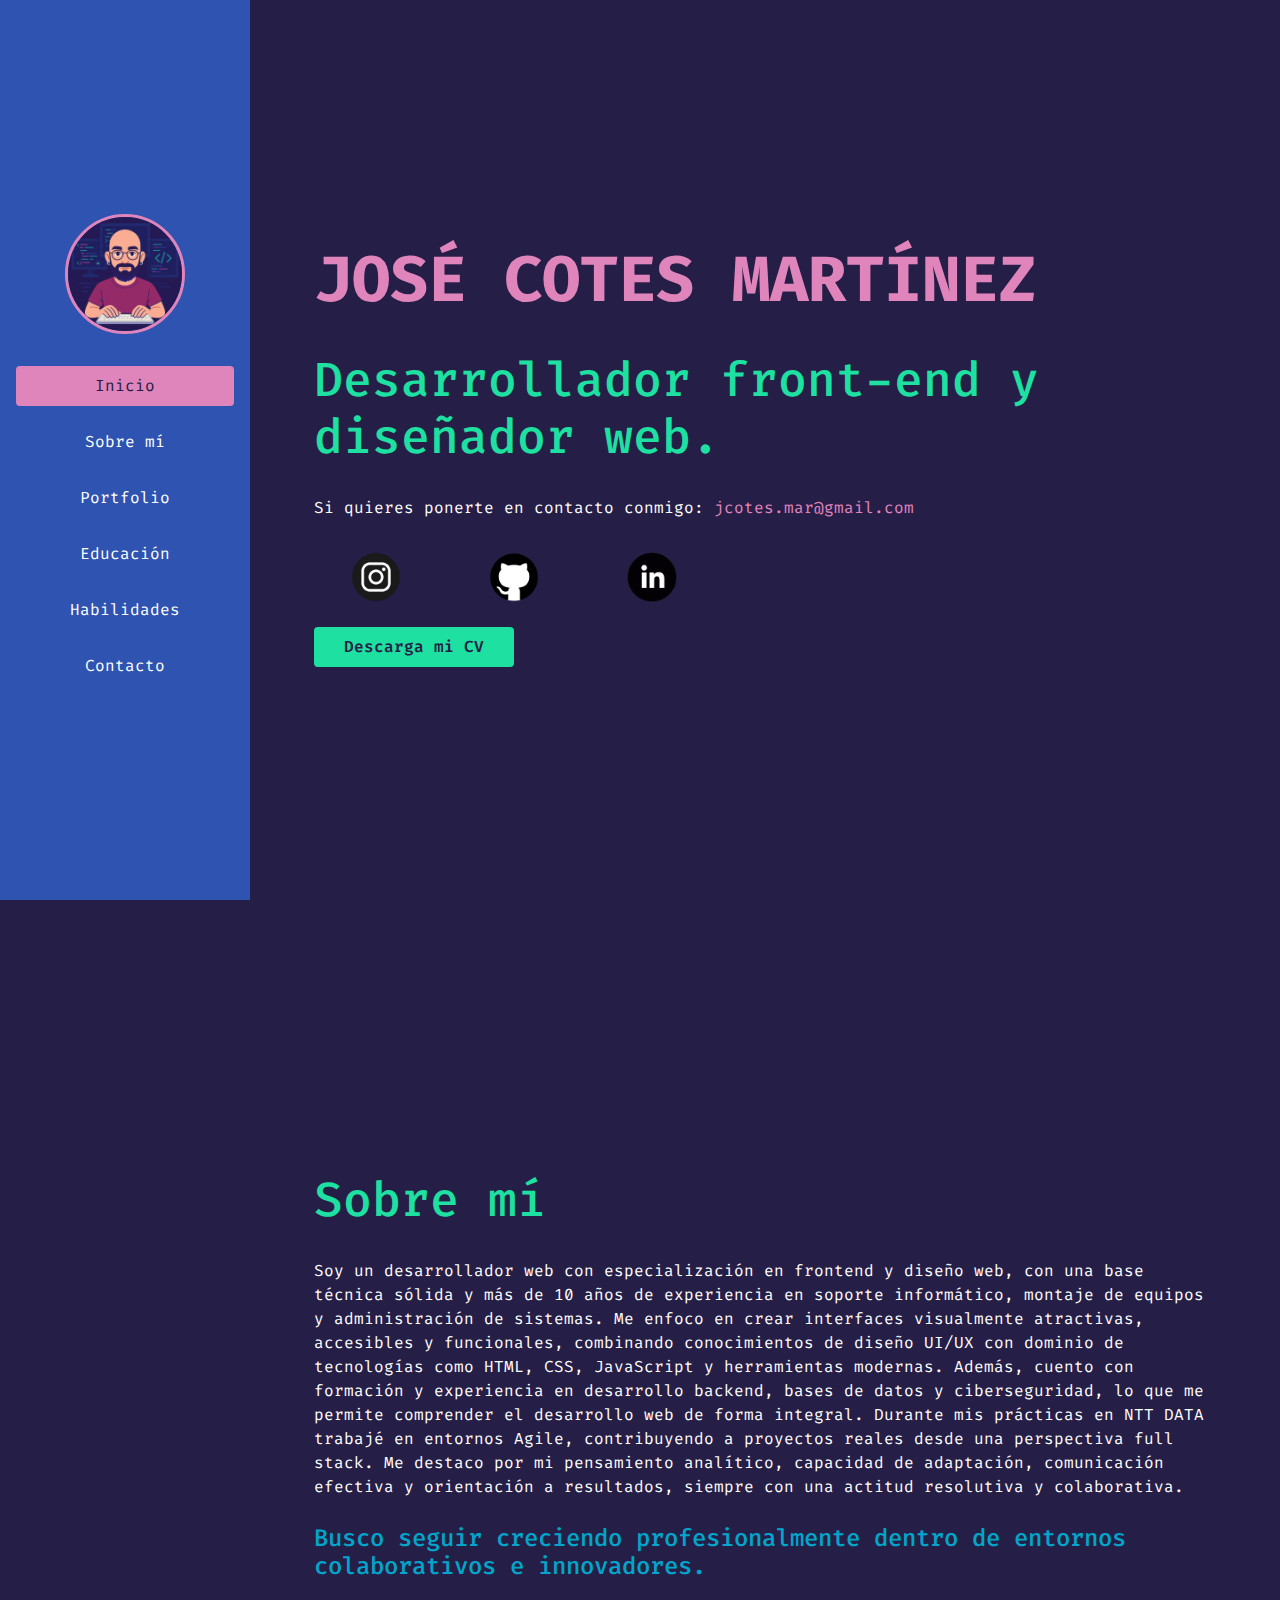
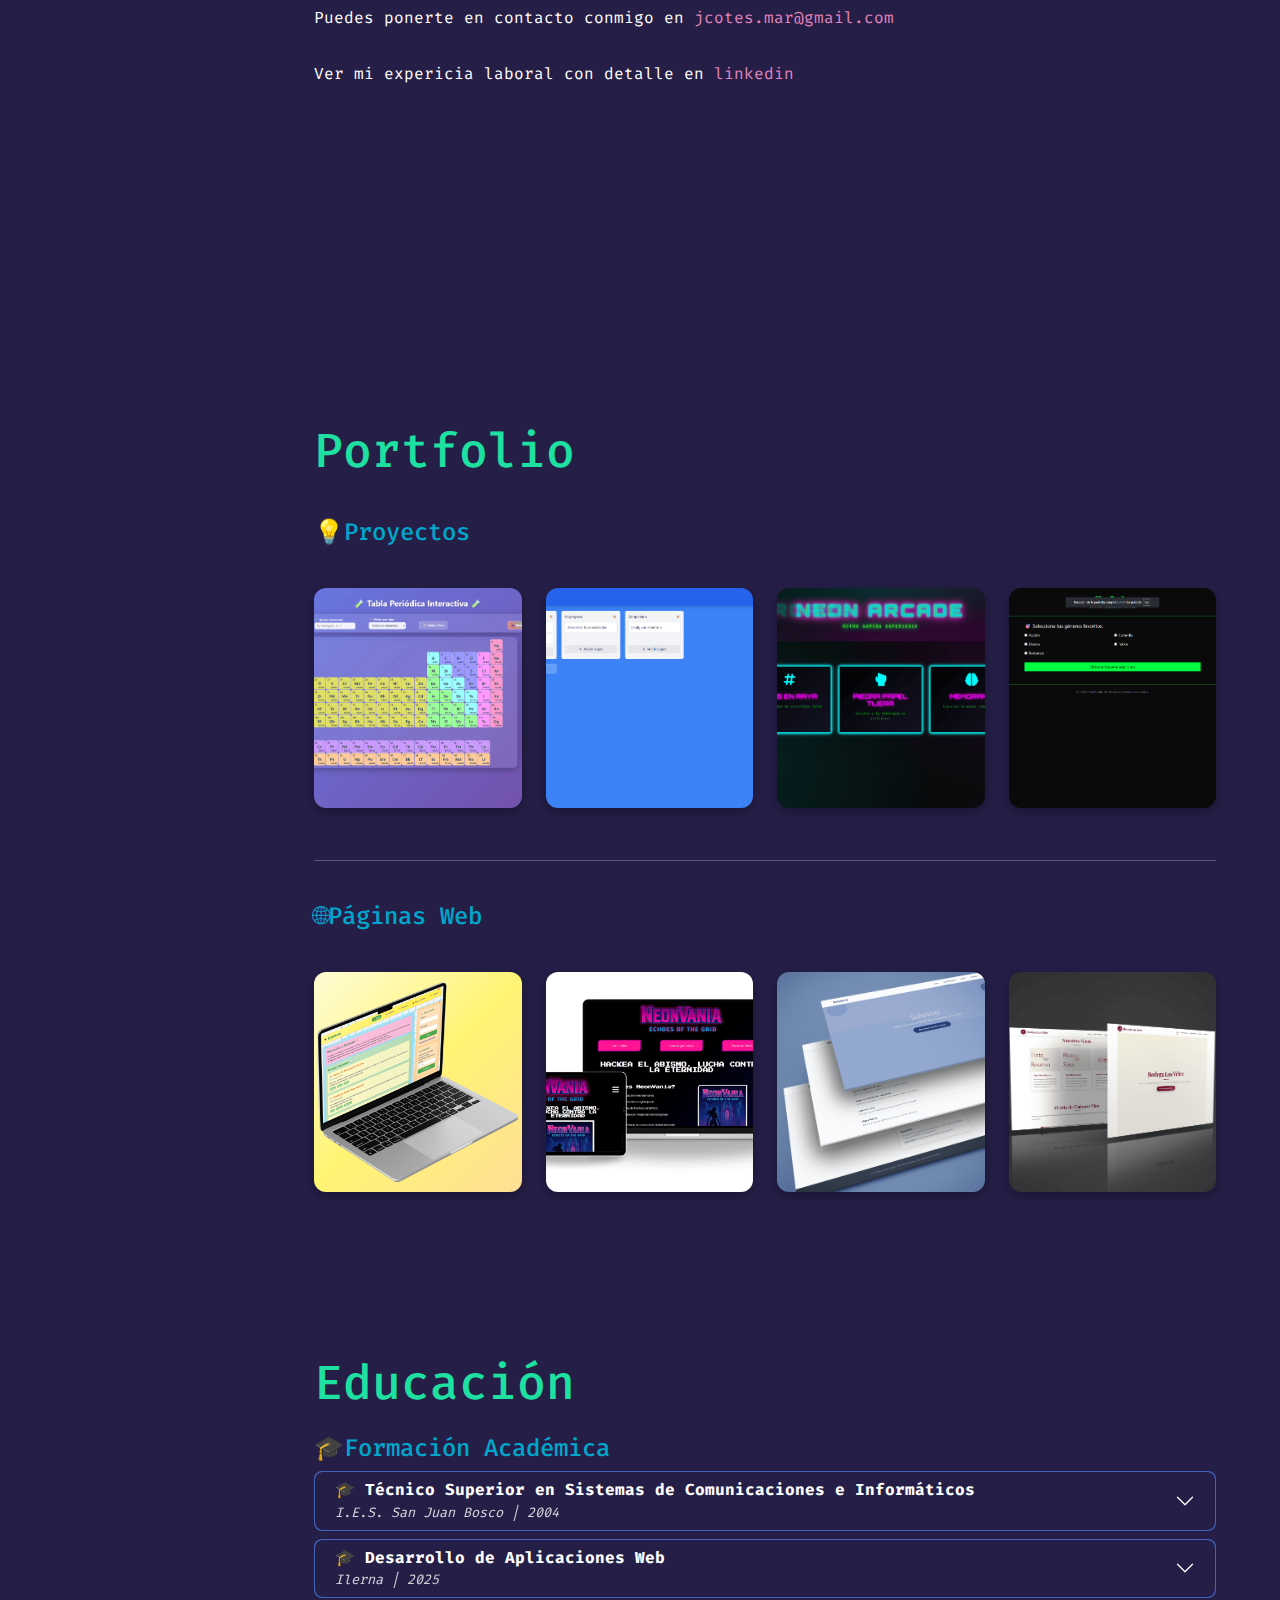
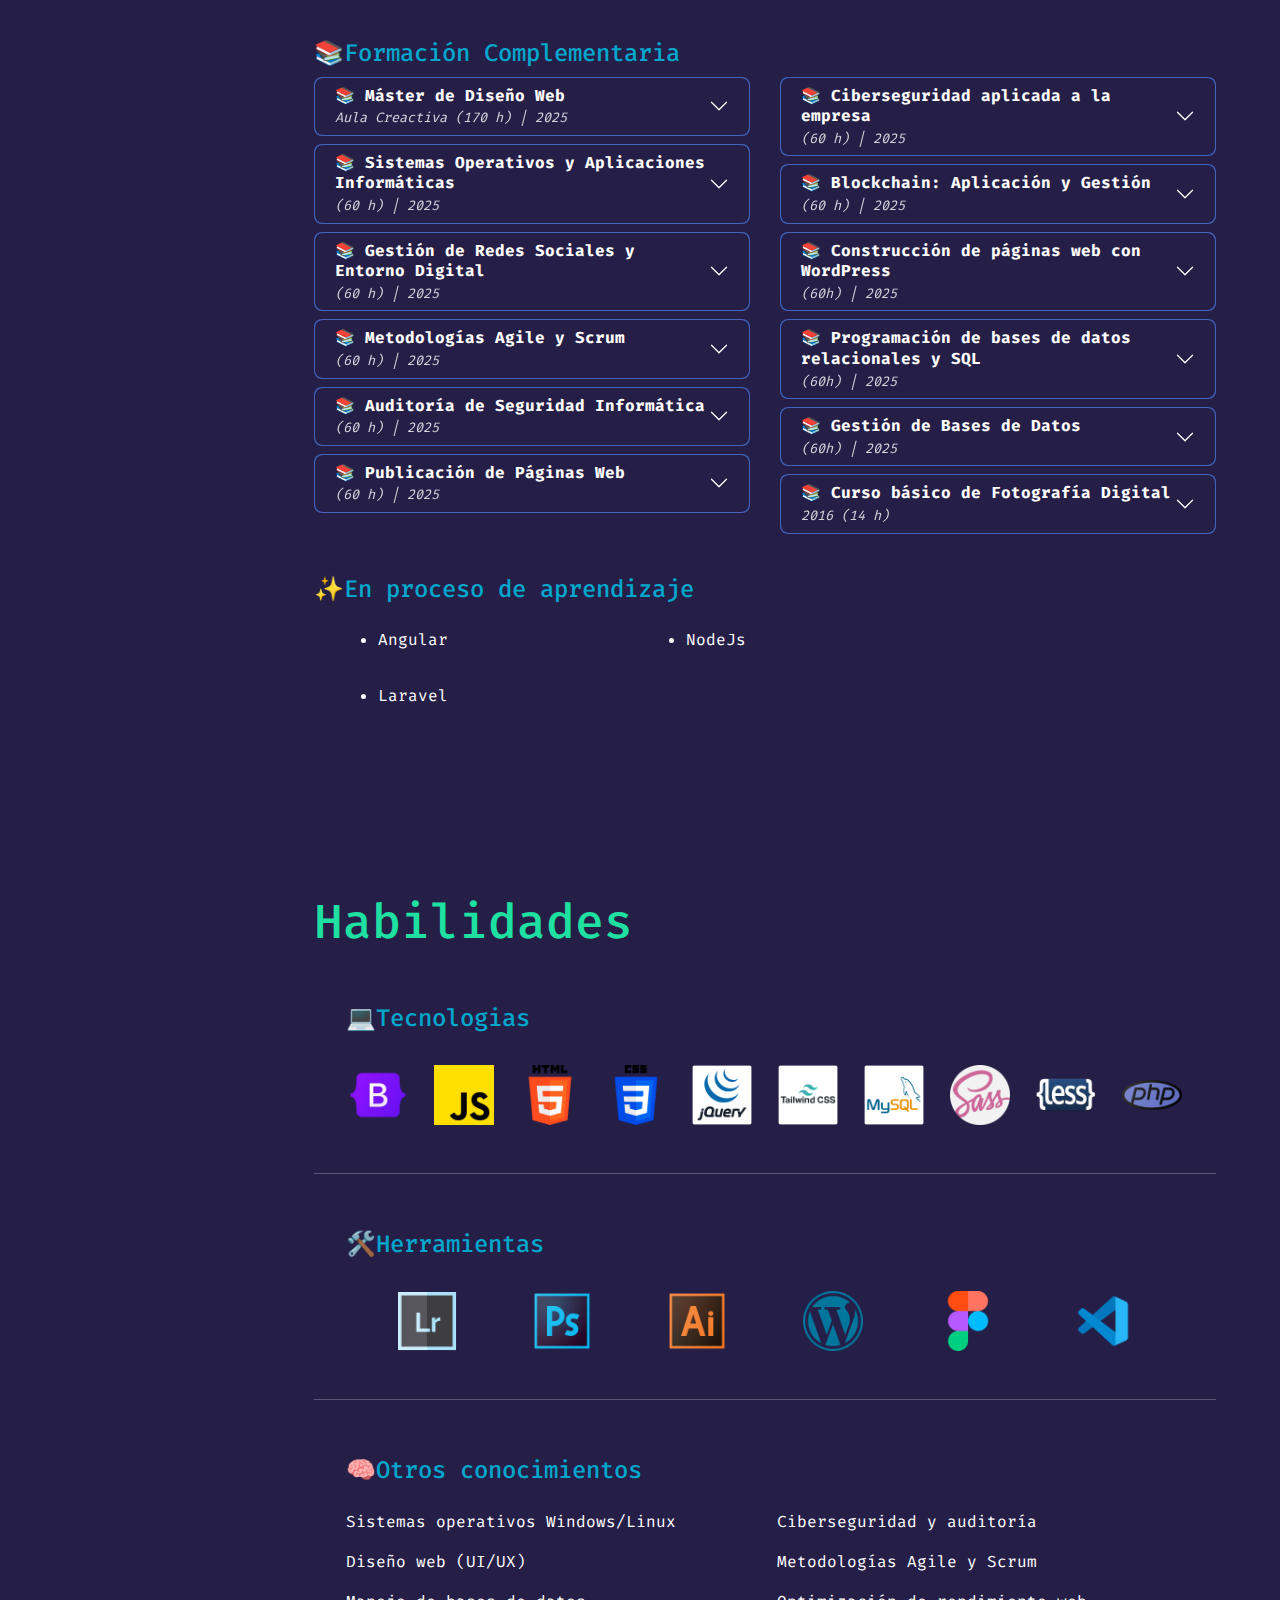
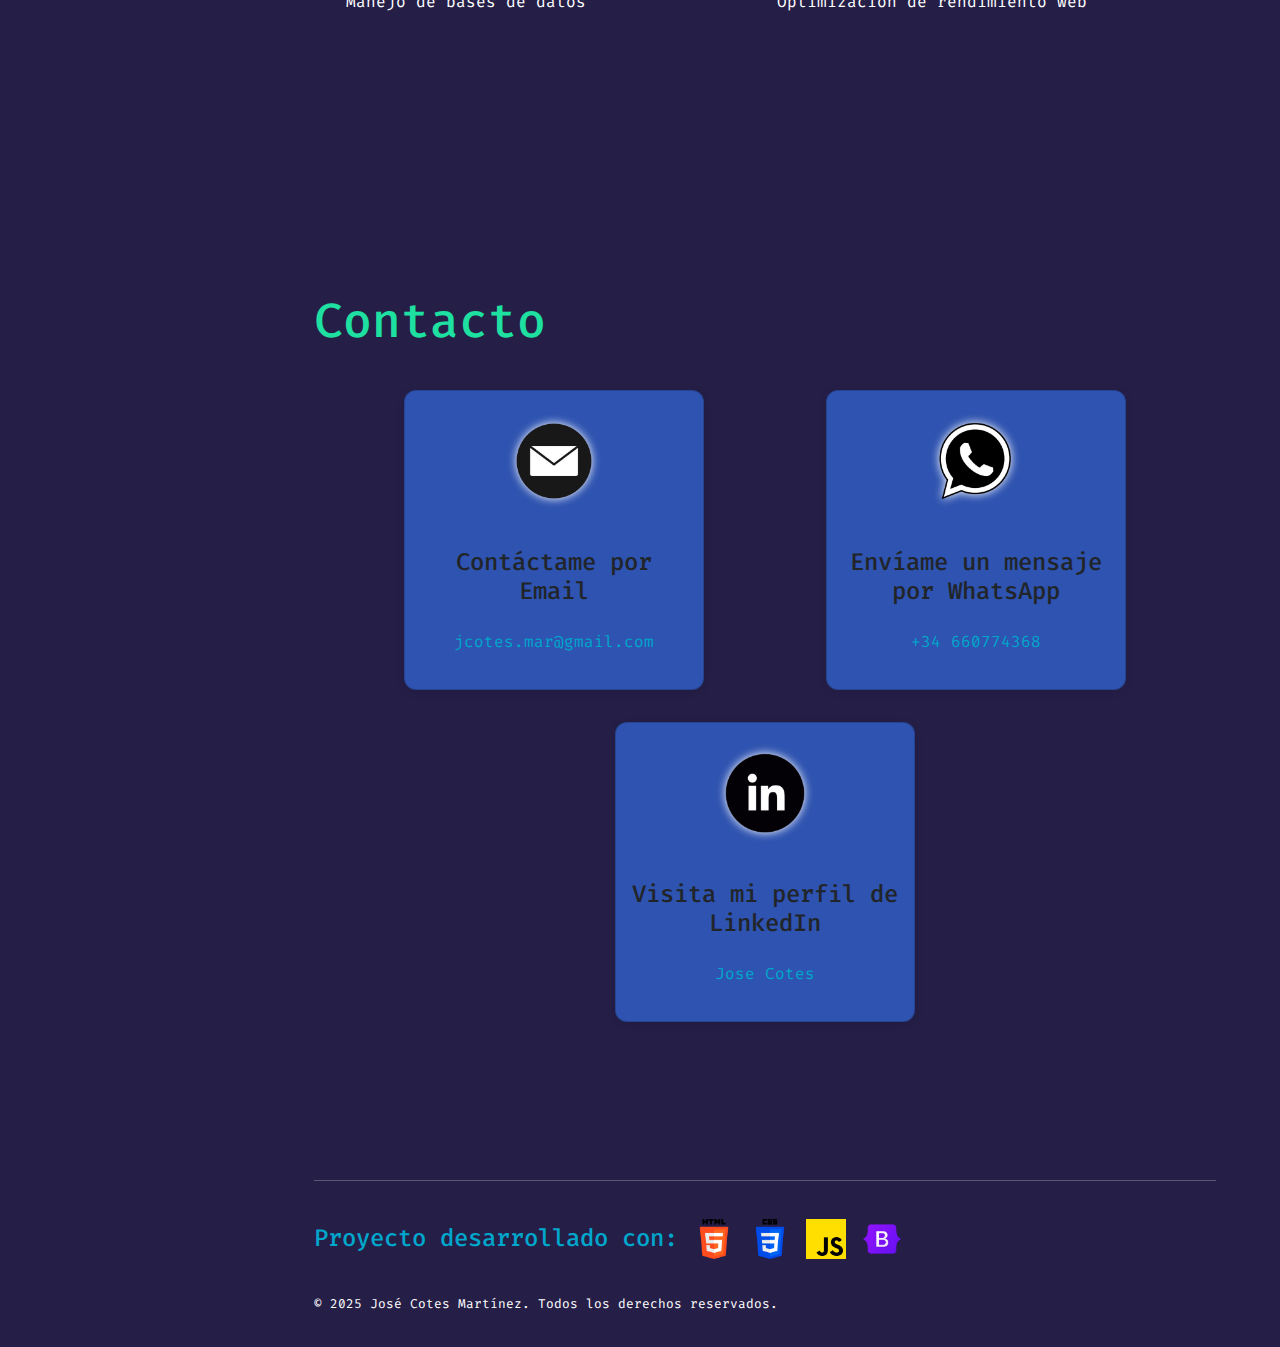
<file: index.html>
<!DOCTYPE html>
<html lang="es">

<head>
  <meta charset="UTF-8">
  <meta name="viewport" content="width=device-width, initial-scale=1.0">
  <title>José Cotes | Portfolio</title>
  <meta name="description"
    content="Portfolio de José Cotes Martínez, desarrollador front-end y diseñador web con experiencia en UI/UX, HTML, CSS, JavaScript y más.">

  <link href="https://fonts.googleapis.com/css2?family=Fira+Code&display=swap" rel="stylesheet">
  <link href="https://cdn.jsdelivr.net/npm/bootstrap@5.3.3/dist/css/bootstrap.min.css" rel="stylesheet"
    integrity="sha384-QWTKZyjpPEjISv5WaRU9OFeRpok6YctnYmDr5pNlyT2bRjXh0JMhjY6hW+ALEwIH" crossorigin="anonymous">
  <link rel="stylesheet" href="css/style.css">
</head>

<body>

  <div class="container">
    <button class="hamburger-btn" id="hamburgerBtn">
      <span></span>
      <span></span>
      <span></span>
    </button>

    <div class="menu-overlay" id="menuOverlay"></div>

    <div class="mobile-menu" id="mobileMenu">
      <div class="mobile-logo">
        <img src="img/avatar.png" alt="José Cotes">
      </div>
      <nav class="mobile-nav">
        <a href="#home" class="mobile-scroll-link">Inicio</a>
        <a href="#sobre-mi" class="mobile-scroll-link">Sobre mí</a>
        <a href="#portfolio" class="mobile-scroll-link">Portfolio</a>
        <a href="#educacion" class="mobile-scroll-link">Educación</a>
        <a href="#skills" class="mobile-scroll-link">Habilidades</a>
        <a href="#contacto" class="mobile-scroll-link">Contacto</a>
      </nav>
    </div>

    <aside class="sidebar">
      <div class="logo">
        <img class="placeholder-img" src="img/avatar.png" alt="">
      </div>
      <nav class="menu">
        <a href="#home" class="scroll-link">Inicio</a>
        <a href="#sobre-mi" class="scroll-link">Sobre mí</a>
        <a href="#portfolio" class="scroll-link">Portfolio</a>
        <a href="#educacion" class="scroll-link">Educación</a>
        <a href="#skills" class="scroll-link">Habilidades</a>
        <a href="#contacto" class="scroll-link">Contacto</a>
      </nav>
    </aside>

    <main class="content">
      <section id="home">
        <h1><strong>José Cotes Martínez</strong></h1>
        <h2>Desarrollador front-end y diseñador web.</h2>
        <p>Si quieres ponerte en contacto conmigo: <a class="link"
            href="mailto:jcotes.mar@gmail.com">jcotes.mar@gmail.com</a></p>
        <div class="social">
          <a href="https://instagram.com/jcot_es" target="_blank" title="Instagram">
            <img src="img/iconos/redes/instagram.png" alt="Instagram">
          </a>
          <a href="https://github.com/JCotesweb" target="_blank" title="GitHub">
            <img src="img/iconos/redes/github.png" alt="GitHub">
          </a>
          <a href="https://www.linkedin.com/in/jose-cotes/" target="_blank" title="LinkedIn">
            <img src="img/iconos/redes/link.png" alt="LinkedIn">
          </a>
        </div>
        <button class="btn-base" onclick="window.open('cv/Cv Jose Cotes.pdf', '_blank')">Descarga mi CV</button>
      </section>

      <section id="sobre-mi">
        <h2>Sobre mí</h2>
        <p>Soy un desarrollador web con especialización en frontend y diseño web, con una base técnica sólida y más de
          10 años de experiencia en soporte informático, montaje de equipos y administración de sistemas. Me enfoco en
          crear interfaces visualmente atractivas, accesibles y funcionales, combinando conocimientos de diseño UI/UX
          con dominio de tecnologías como HTML, CSS, JavaScript y herramientas modernas. Además, cuento con formación y
          experiencia en desarrollo backend, bases de datos y ciberseguridad, lo que me permite comprender el desarrollo
          web de forma integral. Durante mis prácticas en NTT DATA trabajé en entornos Agile, contribuyendo a proyectos
          reales desde una perspectiva full stack. Me destaco por mi pensamiento analítico, capacidad de adaptación,
          comunicación efectiva y orientación a resultados, siempre con una actitud resolutiva y colaborativa.</p>
        <h3>Busco seguir creciendo profesionalmente dentro de entornos
          colaborativos e innovadores.</h3>
        <p>Puedes ponerte en contacto conmigo en <a class="link"
            href="mailto:jcotes.mar@gmail.com">jcotes.mar@gmail.com</a>
        </p>
        <p>Ver mi expericia laboral con detalle en <a class="link" href="https://www.linkedin.com/in/jose-cotes/"
            target="_blank">linkedin</a></p>
      </section>

      <section id="portfolio">
        <h2>Portfolio</h2>

        <h3>💡Proyectos</h3>
        <div class="portfolio-gallery">
          <div class="row">
            <div class="col-xl-3 col-lg-6 col-md-6 col-sm-12">
              <div class="gallery-item" data-bs-toggle="modal" data-bs-target="#portfolioModal" data-project-index="0">
                <div class="project-info">
                  <img src="img/tabla-periodica.png" class="img-fluid" alt="Sistema de Gestión Web">
                  <div class="project-overlay">
                    <h4>Tabla Periódica Interactiva</h4>
                    <p>Explora la química de forma divertida y educativa.</p>
                    <div class="project-tech">
                      <span class="tech-tag">HTML5</span>
                      <span class="tech-tag">CSS3</span>
                      <span class="tech-tag">JavaScript</span>
                    </div>
                  </div>
                </div>
              </div>
            </div>

            <div class="col-xl-3 col-lg-6 col-md-6 col-sm-12">
              <div class="gallery-item" data-bs-toggle="modal" data-bs-target="#portfolioModal" data-project-index="1">
                <div class="project-info">
                  <img src="img/kard.png" class="img-fluid" alt="Landing Page Responsiva">
                  <div class="project-overlay">
                    <h4>Kard</h4>
                    <p> Aplicación web para organizar tareas de forma visual.</p>
                    <div class="project-tech">
                      <span class="tech-tag">HTML5</span>
                      <span class="tech-tag">CSS3</span>
                      <span class="tech-tag">Tailwind</span>
                      <span class="tech-tag">JavaScript</span>
                    </div>
                  </div>
                </div>
              </div>
            </div>

            <div class="col-xl-3 col-lg-6 col-md-6 col-sm-12">
              <div class="gallery-item" data-bs-toggle="modal" data-bs-target="#portfolioModal" data-project-index="2">
                <div class="project-info">
                  <img src="img/neon-arcade.png" class="img-fluid" alt="E-commerce Frontend">
                  <div class="project-overlay">
                    <h4>Neon Arcade</h4>
                    <p>Incluye tres juegos clásicos completamente funcionales.</p>
                    <div class="project-tech">
                      <span class="tech-tag">HTML</span>
                      <span class="tech-tag">CSS3</span>
                      <span class="tech-tag">JavaScript</span>
                      <span class="tech-tag">Responsive</span>
                    </div>
                  </div>
                </div>
              </div>
            </div>

            <div class="col-xl-3 col-lg-6 col-md-6 col-sm-12">
              <div class="gallery-item" data-bs-toggle="modal" data-bs-target="#portfolioModal" data-project-index="3">
                <div class="project-info">
                  <img src="img/cineradar.png" class="img-fluid" alt="Dashboard Analytics">
                  <div class="project-overlay">
                    <h4>CineRadar</h4>
                    <p>Web para descubrir películas que utiliza la API de TMDb.</p>
                    <div class="project-tech">
                      <span class="tech-tag">HTML</span>
                      <span class="tech-tag">Javascript</span>
                      <span class="tech-tag">Tailwind</span>
                      <span class="tech-tag">Responsive</span>
                    </div>
                  </div>
                </div>
              </div>
            </div>
          </div>
        </div>

        <hr>

        <h3>🌐Páginas Web</h3>
        <div class="portfolio-gallery">
          <div class="row">
            <div class="col-xl-3 col-lg-6 col-md-6 col-sm-12">
              <div class="gallery-item" data-bs-toggle="modal" data-bs-target="#websitesModal" data-website-index="0">
                <div class="project-info">
                  <img src="img/Edustudio.png" class="img-fluid" alt="Portfolio Personal">
                  <div class="project-overlay">
                    <h4>Página web estilo libreta y postits</h4>
                    <p>Blog sobre educación con diseño original y minimalista.</p>
                    <div class="project-tech">
                      <span class="tech-tag">HTML5</span>
                      <span class="tech-tag">CSS3</span>
                      <span class="tech-tag">JavaScript</span>
                    </div>
                  </div>
                </div>
              </div>
            </div>

            <div class="col-xl-3 col-lg-6 col-md-6 col-sm-12">
              <div class="gallery-item" data-bs-toggle="modal" data-bs-target="#websitesModal" data-website-index="1">
                <div class="project-info">
                  <img src="img/neonvania.png" class="img-fluid" alt="Restaurante La Mesa">
                  <div class="project-overlay">
                    <h4>NeonVania</h4>
                    <p>Sitio web de un videojuego indie.</p>
                    <div class="project-tech">
                      <span class="tech-tag">HTML</span>
                      <span class="tech-tag">CSS3</span>
                      <span class="tech-tag">JavaScript</span>
                    </div>
                  </div>
                </div>
              </div>
            </div>

            <div class="col-xl-3 col-lg-6 col-md-6 col-sm-12">
              <div class="gallery-item" data-bs-toggle="modal" data-bs-target="#websitesModal" data-website-index="2">
                <div class="project-info">
                  <img src="img/solsticio.png" class="img-fluid" alt="Blog de Tecnología">
                  <div class="project-overlay">
                    <h4>Solsticio</h4>
                    <p>Sitio web elegante y minimalista para el restaurante mediterráneo.</p>
                    <div class="project-tech">
                      <span class="tech-tag">HTML5</span>
                      <span class="tech-tag">CSS3</span>
                      <span class="tech-tag">JavaScript</span>
                      <span class="tech-tag">Responsive</span>
                    </div>
                  </div>
                </div>
              </div>
            </div>

            <div class="col-xl-3 col-lg-6 col-md-6 col-sm-12">
              <div class="gallery-item" data-bs-toggle="modal" data-bs-target="#websitesModal" data-website-index="3">
                <div class="project-info">
                  <img src="img/bodega.png" class="img-fluid" alt="Agencia Creativa">
                  <div class="project-overlay">
                    <h4>Bodega Los Vélez</h4>
                    <p>Sitio web para una bodega artesanal de Almería.</p>
                    <div class="project-tech">
                      <span class="tech-tag">HTML5</span>
                      <span class="tech-tag">CSS3</span>
                      <span class="tech-tag">JavaScript</span>
                    </div>
                  </div>
                </div>
              </div>
            </div>
          </div>
        </div>
      </section>

      <div class="modal fade" id="portfolioModal" tabindex="-1" aria-labelledby="portfolioModalLabel"
        aria-hidden="true">
        <div class="modal-dialog modal-xl modal-dialog-centered">
          <div class="modal-content">
            <div class="modal-header">
              <h5 class="modal-title" id="portfolioModalLabel">Portfolio - Galería de Proyectos</h5>
              <button type="button" class="btn-close" data-bs-dismiss="modal" aria-label="Close"></button>
            </div>
            <div class="modal-body text-center p-0">
              <div id="portfolioCarousel" class="carousel slide" data-bs-interval="false">
                <div class="carousel-inner">
                </div>
                <button class="carousel-control-prev" type="button" data-bs-target="#portfolioCarousel"
                  data-bs-slide="prev">
                  <span class="carousel-control-prev-icon" aria-hidden="true"></span>
                  <span class="visually-hidden">Anterior</span>
                </button>
                <button class="carousel-control-next" type="button" data-bs-target="#portfolioCarousel"
                  data-bs-slide="next">
                  <span class="carousel-control-next-icon" aria-hidden="true"></span>
                  <span class="visually-hidden">Siguiente</span>
                </button>
              </div>
            </div>
          </div>
        </div>
      </div>

      <div class="modal fade" id="websitesModal" tabindex="-1" aria-labelledby="websitesModalLabel" aria-hidden="true">
        <div class="modal-dialog modal-xl modal-dialog-centered">
          <div class="modal-content">
            <div class="modal-header">
              <h5 class="modal-title" id="websitesModalLabel">Portfolio - Galería de Páginas Web</h5>
              <button type="button" class="btn-close" data-bs-dismiss="modal" aria-label="Close"></button>
            </div>
            <div class="modal-body text-center p-0">
              <div id="websitesCarousel" class="carousel slide" data-bs-interval="false">
                <div class="carousel-inner">
                </div>
                <button class="carousel-control-prev" type="button" data-bs-target="#websitesCarousel"
                  data-bs-slide="prev">
                  <span class="carousel-control-prev-icon" aria-hidden="true"></span>
                  <span class="visually-hidden">Anterior</span>
                </button>
                <button class="carousel-control-next" type="button" data-bs-target="#websitesCarousel"
                  data-bs-slide="next">
                  <span class="carousel-control-next-icon" aria-hidden="true"></span>
                  <span class="visually-hidden">Siguiente</span>
                </button>
              </div>
            </div>
          </div>
        </div>
      </div>

      <section id="educacion">
        <h2>Educación</h2>

        <h3>🎓Formación Académica</h3>
        <div class="education-academic">
          <div class="accordion accordion-custom" id="academicAccordion">
            <div class="accordion-item">
              <h4 class="accordion-header" id="headingTecnico">
                <button class="accordion-button collapsed" type="button" data-bs-toggle="collapse"
                  data-bs-target="#collapseTecnico" aria-expanded="false" aria-controls="collapseTecnico">
                  <div class="accordion-title">
                    <strong>🎓 Técnico Superior en Sistemas de Comunicaciones e Informáticos</strong>
                    <span class="institution-year">I.E.S. San Juan Bosco | 2004</span>
                  </div>
                </button>
              </h4>
              <div id="collapseTecnico" class="accordion-collapse collapse" aria-labelledby="headingTecnico"
                data-bs-parent="#academicAccordion">
                <div class="accordion-body">
                  <p>Formación enfocada en la implementación y mantenimiento de sistemas de comunicación e informáticos,
                    incluyendo redes, hardware y software.</p>

                </div>
              </div>
            </div>

            <div class="accordion-item">
              <h4 class="accordion-header" id="headingDAW">
                <button class="accordion-button collapsed" type="button" data-bs-toggle="collapse"
                  data-bs-target="#collapseDAW" aria-expanded="false" aria-controls="collapseDAW">
                  <div class="accordion-title">
                    <strong>🎓 Desarrollo de Aplicaciones Web</strong>
                    <span class="institution-year">Ilerna | 2025</span>
                  </div>
                </button>
              </h4>
              <div id="collapseDAW" class="accordion-collapse collapse" aria-labelledby="headingDAW"
                data-bs-parent="#academicAccordion">
                <div class="accordion-body">
                  <p>Estudios centrados en la creación y desarrollo de aplicaciones web, abarcando tanto el front-end
                    como el back-end.</p>
                </div>
              </div>
            </div>
          </div>
        </div>

        <h3>📚Formación Complementaria</h3>
        <div class="education-complementary">
          <div class="row">
            <div class="col-md-6">
              <div class="accordion accordion-custom" id="complementaryAccordionLeft">
                <div class="accordion-item">
                  <h4 class="accordion-header" id="headingMaster">
                    <button class="accordion-button collapsed" type="button" data-bs-toggle="collapse"
                      data-bs-target="#collapseMaster" aria-expanded="false" aria-controls="collapseMaster">
                      <div class="accordion-title">
                        <strong>📚 Máster de Diseño Web</strong>
                        <span class="institution-year">Aula Creactiva (170 h) | 2025</span>
                      </div>
                    </button>
                  </h4>
                  <div id="collapseMaster" class="accordion-collapse collapse" aria-labelledby="headingMaster"
                    data-bs-parent="#complementaryAccordionLeft">
                    <div class="accordion-body">
                      <p>Programa de máster intensivo en diseño web, cubriendo principios de UI/UX, herramientas de
                        diseño y últimas tendencias.</p>
                    </div>
                  </div>
                </div>


                <div class="accordion-item">
                  <h4 class="accordion-header" id="headingSO">
                    <button class="accordion-button collapsed" type="button" data-bs-toggle="collapse"
                      data-bs-target="#collapseSO" aria-expanded="false" aria-controls="collapseSO">
                      <div class="accordion-title">
                        <strong>📚 Sistemas Operativos y Aplicaciones Informáticas</strong>
                        <span class="institution-year">(60 h) | 2025</span>
                      </div>
                    </button>
                  </h4>
                  <div id="collapseSO" class="accordion-collapse collapse" aria-labelledby="headingSO"
                    data-bs-parent="#complementaryAccordionLeft">
                    <div class="accordion-body">
                      <p>Curso sobre el funcionamiento, administración y optimización de sistemas operativos, así como
                        el manejo de aplicaciones informáticas esenciales.</p>
                    </div>
                  </div>
                </div>


                <div class="accordion-item">
                  <h4 class="accordion-header" id="headingRRSS">
                    <button class="accordion-button collapsed" type="button" data-bs-toggle="collapse"
                      data-bs-target="#collapseRRSS" aria-expanded="false" aria-controls="collapseRRSS">
                      <div class="accordion-title">
                        <strong>📚 Gestión de Redes Sociales y Entorno Digital</strong>
                        <span class="institution-year">(60 h) | 2025</span>
                      </div>
                    </button>
                  </h4>
                  <div id="collapseRRSS" class="accordion-collapse collapse" aria-labelledby="headingRRSS"
                    data-bs-parent="#complementaryAccordionLeft">
                    <div class="accordion-body">
                      <p>Formación en estrategias de marketing digital y gestión de comunidades online en diversas
                        plataformas de redes sociales.</p>
                    </div>
                  </div>
                </div>


                <div class="accordion-item">
                  <h4 class="accordion-header" id="headingAgile">
                    <button class="accordion-button collapsed" type="button" data-bs-toggle="collapse"
                      data-bs-target="#collapseAgile" aria-expanded="false" aria-controls="collapseAgile">
                      <div class="accordion-title">
                        <strong>📚 Metodologías Agile y Scrum</strong>
                        <span class="institution-year">(60 h) | 2025</span>
                      </div>
                    </button>
                  </h4>
                  <div id="collapseAgile" class="accordion-collapse collapse" aria-labelledby="headingAgile"
                    data-bs-parent="#complementaryAccordionLeft">
                    <div class="accordion-body">
                      <p>Curso práctico sobre la implementación de metodologías ágiles como Scrum para la gestión
                        eficiente de proyectos.</p>
                    </div>
                  </div>
                </div>


                <div class="accordion-item">
                  <h4 class="accordion-header" id="headingAuditoria">
                    <button class="accordion-button collapsed" type="button" data-bs-toggle="collapse"
                      data-bs-target="#collapseAuditoria" aria-expanded="false" aria-controls="collapseAuditoria">
                      <div class="accordion-title">
                        <strong>📚 Auditoría de Seguridad Informática</strong>
                        <span class="institution-year">(60 h) | 2025</span>
                      </div>
                    </button>
                  </h4>
                  <div id="collapseAuditoria" class="accordion-collapse collapse" aria-labelledby="headingAuditoria"
                    data-bs-parent="#complementaryAccordionLeft">
                    <div class="accordion-body">
                      <p>Capacitación en la evaluación y análisis de la seguridad de sistemas informáticos para
                        identificar vulnerabilidades y riesgos.</p>
                    </div>
                  </div>
                </div>


                <div class="accordion-item">
                  <h4 class="accordion-header" id="headingPublicacion">
                    <button class="accordion-button collapsed" type="button" data-bs-toggle="collapse"
                      data-bs-target="#collapsePublicacion" aria-expanded="false" aria-controls="collapsePublicacion">
                      <div class="accordion-title">
                        <strong>📚 Publicación de Páginas Web</strong>
                        <span class="institution-year">(60 h) | 2025</span>
                      </div>
                    </button>
                  </h4>
                  <div id="collapsePublicacion" class="accordion-collapse collapse" aria-labelledby="headingPublicacion"
                    data-bs-parent="#complementaryAccordionLeft">
                    <div class="accordion-body">
                      <p>Curso sobre los procesos y herramientas necesarias para la publicación y mantenimiento de
                        sitios web en línea.</p>
                    </div>
                  </div>
                </div>



              </div>
            </div>


            <div class="col-md-6">
              <div class="accordion accordion-custom" id="complementaryAccordionRight">

                <div class="accordion-item">
                  <h4 class="accordion-header" id="headingCiber">
                    <button class="accordion-button collapsed" type="button" data-bs-toggle="collapse"
                      data-bs-target="#collapseCiber" aria-expanded="false" aria-controls="collapseCiber">
                      <div class="accordion-title">
                        <strong>📚 Ciberseguridad aplicada a la empresa</strong>
                        <span class="institution-year">(60 h) | 2025</span>
                      </div>
                    </button>
                  </h4>
                  <div id="collapseCiber" class="accordion-collapse collapse" aria-labelledby="headingCiber"
                    data-bs-parent="#complementaryAccordionRight">
                    <div class="accordion-body">
                      <p>Curso enfocado en la protección de activos digitales y la prevención de ataques cibernéticos en
                        entornos empresariales.</p>
                    </div>
                  </div>
                </div>


                <div class="accordion-item">
                  <h4 class="accordion-header" id="headingBlockchain">
                    <button class="accordion-button collapsed" type="button" data-bs-toggle="collapse"
                      data-bs-target="#collapseBlockchain" aria-expanded="false" aria-controls="collapseBlockchain">
                      <div class="accordion-title">
                        <strong>📚 Blockchain: Aplicación y Gestión</strong>
                        <span class="institution-year">(60 h) | 2025</span>
                      </div>
                    </button>
                  </h4>
                  <div id="collapseBlockchain" class="accordion-collapse collapse" aria-labelledby="headingBlockchain"
                    data-bs-parent="#complementaryAccordionRight">
                    <div class="accordion-body">
                      <p>Capacitación en la tecnología blockchain, sus aplicaciones prácticas y cómo gestionar proyectos
                        basados en esta tecnología.</p>
                    </div>
                  </div>
                </div>


                <div class="accordion-item">
                  <h4 class="accordion-header" id="headingWordPress">
                    <button class="accordion-button collapsed" type="button" data-bs-toggle="collapse"
                      data-bs-target="#collapseWordPress" aria-expanded="false" aria-controls="collapseWordPress">
                      <div class="accordion-title">
                        <strong>📚 Construcción de páginas web con WordPress</strong>
                        <span class="institution-year">(60h) | 2025</span>
                      </div>
                    </button>
                  </h4>
                  <div id="collapseWordPress" class="accordion-collapse collapse" aria-labelledby="headingWordPress"
                    data-bs-parent="#complementaryAccordionRight">
                    <div class="accordion-body">
                      <p>Curso práctico para crear y gestionar sitios web utilizando la plataforma WordPress, desde la
                        configuración inicial hasta la publicación.</p>
                    </div>
                  </div>
                </div>


                <div class="accordion-item">
                  <h4 class="accordion-header" id="headingSQL">
                    <button class="accordion-button collapsed" type="button" data-bs-toggle="collapse"
                      data-bs-target="#collapseSQL" aria-expanded="false" aria-controls="collapseSQL">
                      <div class="accordion-title">
                        <strong>📚 Programación de bases de datos relacionales y SQL</strong>
                        <span class="institution-year">(60h) | 2025</span>
                      </div>
                    </button>
                  </h4>
                  <div id="collapseSQL" class="accordion-collapse collapse" aria-labelledby="headingSQL"
                    data-bs-parent="#complementaryAccordionRight">
                    <div class="accordion-body">
                      <p>Formación en el diseño y la programación de bases de datos relacionales utilizando SQL para la
                        consulta y manipulación de datos.</p>
                    </div>
                  </div>
                </div>


                <div class="accordion-item">
                  <h4 class="accordion-header" id="headingPhotoshop">
                    <button class="accordion-button collapsed" type="button" data-bs-toggle="collapse"
                      data-bs-target="#collapsePhotoshop" aria-expanded="false" aria-controls="collapsePhotoshop">
                      <div class="accordion-title">
                        <strong>📚 Gestión de Bases de Datos</strong>
                        <span class="institution-year">(60h) | 2025</span>
                      </div>
                    </button>
                  </h4>
                  <div id="collapsePhotoshop" class="accordion-collapse collapse" aria-labelledby="headingPhotoshop"
                    data-bs-parent="#complementaryAccordionRight">
                    <div class="accordion-body">
                      <p>Formación en el diseño, implementación y administración de bases de datos relacionales y no
                        relacionales.</p>
                    </div>
                  </div>
                </div>


                <div class="accordion-item">
                  <h4 class="accordion-header" id="headingFotografia">
                    <button class="accordion-button collapsed" type="button" data-bs-toggle="collapse"
                      data-bs-target="#collapseFotografia" aria-expanded="false" aria-controls="collapseFotografia">
                      <div class="accordion-title">
                        <strong>📚 Curso básico de Fotografía Digital</strong>
                        <span class="institution-year">2016 (14 h)</span>
                      </div>
                    </button>
                  </h4>
                  <div id="collapseFotografia" class="accordion-collapse collapse" aria-labelledby="headingFotografia"
                    data-bs-parent="#complementaryAccordionRight">
                    <div class="accordion-body">
                      <p>Fundamentos de la fotografía digital, incluyendo el manejo de la cámara, composición y
                        principios básicos de edición.</p>
                    </div>
                  </div>
                </div>
              </div>
            </div>
          </div>
        </div>

        <h3>✨En proceso de aprendizaje</h3>
        <div class="proceso">
          <ul>
            <li>Angular</li>
            <li>NodeJs</li>
            <li>Laravel</li>
          </ul>

        </div>
      </section>

      <section id="skills">
        <h2>Habilidades</h2>
        <div class="tecno">
          <h3>💻Tecnologias</h3>
          <div class="icons">
            <img src="img/iconos/tech/bootstrap.png" alt="Bootstrap">
            <img src="img/iconos/tech/Js.png" alt="JavaScript">
            <img src="img/iconos/tech/Html.png" alt="HTML5">
            <img src="img/iconos/tech/Css.png" alt="CSS3">
            <img src="img/iconos/tech/jquery.png" alt="jQuery">
            <img src="img/iconos/tech/tailwind.png" alt="Tailwind CSS">
            <img src="img/iconos/tech/mysql.png" alt="MySQL">
            <img src="img/iconos/tech/sass .png" alt="Sass">
            <img src="img/iconos/tech/less.png" alt="Less">
            <img src="img/iconos/tech/Php.png" alt="PHP">
          </div>
        </div>
        <hr>
        <div class="tools">
          <h3>🛠️Herramientas</h3>
          <div class="icons">
            <img src="img/iconos/tools/lightroom.png" alt="Lightroom">
            <img src="img/iconos/tools/Photoshop.png" alt="Photoshop">
            <img src="img/iconos/tools/Ilustrator.png" alt="Illustrator">
            <img src="img/iconos/tools/wordpress_174881.png" alt="WordPress">
            <img src="img/iconos/tools/figma.png" alt="Figma">
            <img src="img/iconos/tools/vscode.png" alt="Visual Studio Code">
          </div>
        </div>

        <hr>
        <div class="otros">
          <h3>🧠Otros conocimientos</h3>
          <div class="row">
            <div class="col-md-6">
              <p>Sistemas operativos Windows/Linux</p>
              <p>Diseño web (UI/UX)</p>
              <p>Manejo de bases de datos</p>
            </div>
            <div class="col-md-6">
              <p>Ciberseguridad y auditoría</p>
              <p>Metodologías Agile y Scrum</p>
              <p>Optimización de rendimiento web</p>
            </div>
          </div>
        </div>
      </section>


      <section id="contacto">
        <h2>Contacto</h2>
        <div class="contacto-cards">
          <div class="card">
            <div class="card-image">
              <img src="img/iconos/redes/mail.png" alt="Email" />
            </div>
            <div class="card-content">
              <h4>Contáctame por Email</h4>
              <p><a href="mailto:jcotes.mar@gmail.com">jcotes.mar@gmail.com</a></p>
            </div>
          </div>
          <div class="card">
            <div class="card-image">
              <img src="img/iconos/redes/whatsapp.png" alt="WhatsApp" />
            </div>
            <div class="card-content">
              <h4>Envíame un mensaje por WhatsApp</h4>
              <p><a href="https://wa.me/34660774368" target="_blank">+34 660774368</a></p>
            </div>
          </div>
          <div class="card">
            <div class="card-image">
              <img src="img/iconos/redes/link.png" alt="LinkedIn" />
            </div>
            <div class="card-content">
              <h4>Visita mi perfil de LinkedIn</h4>
              <p><a href="https://www.linkedin.com/in/jose-cotes/" target="_blank">Jose Cotes</a></p>
            </div>
          </div>
        </div>
      </section>

      <hr>
      <div class="footer">
        <h3>Proyecto desarrollado con:</h3>
        <div class="footer-images">
          <img src="img/iconos/tech/Html.png" alt="HTML">
          <img src="img/iconos/tech/Css.png" alt="Css">
          <img src="img/iconos/tech/Js.png" alt="JavaScript">
          <img src="img/iconos/tech/bootstrap.png" alt="Bootstrap">
        </div>
        <p>&copy; 2025 José Cotes Martínez. Todos los derechos reservados.</p>
      </div>

    </main>
  </div>



  <script src="https://cdn.jsdelivr.net/npm/bootstrap@5.3.3/dist/js/bootstrap.bundle.min.js"
    integrity="sha384-YvpcrYf0tY3lHB60NNkmXc5s9fDVZLESaAA55NDzOxhy9GkcIdslK1eN7N6jIeHz"
    crossorigin="anonymous"></script>
  <script src="js/hamburger-menu.js"></script>
  <script src="js/portfolio-gallery.js"></script>
  <script src="js/scroll-sections.js"></script>
  <script src="js/scroll-center.js"></script>
  <script src="js/main.js"></script>

</body>

</html>
</file>
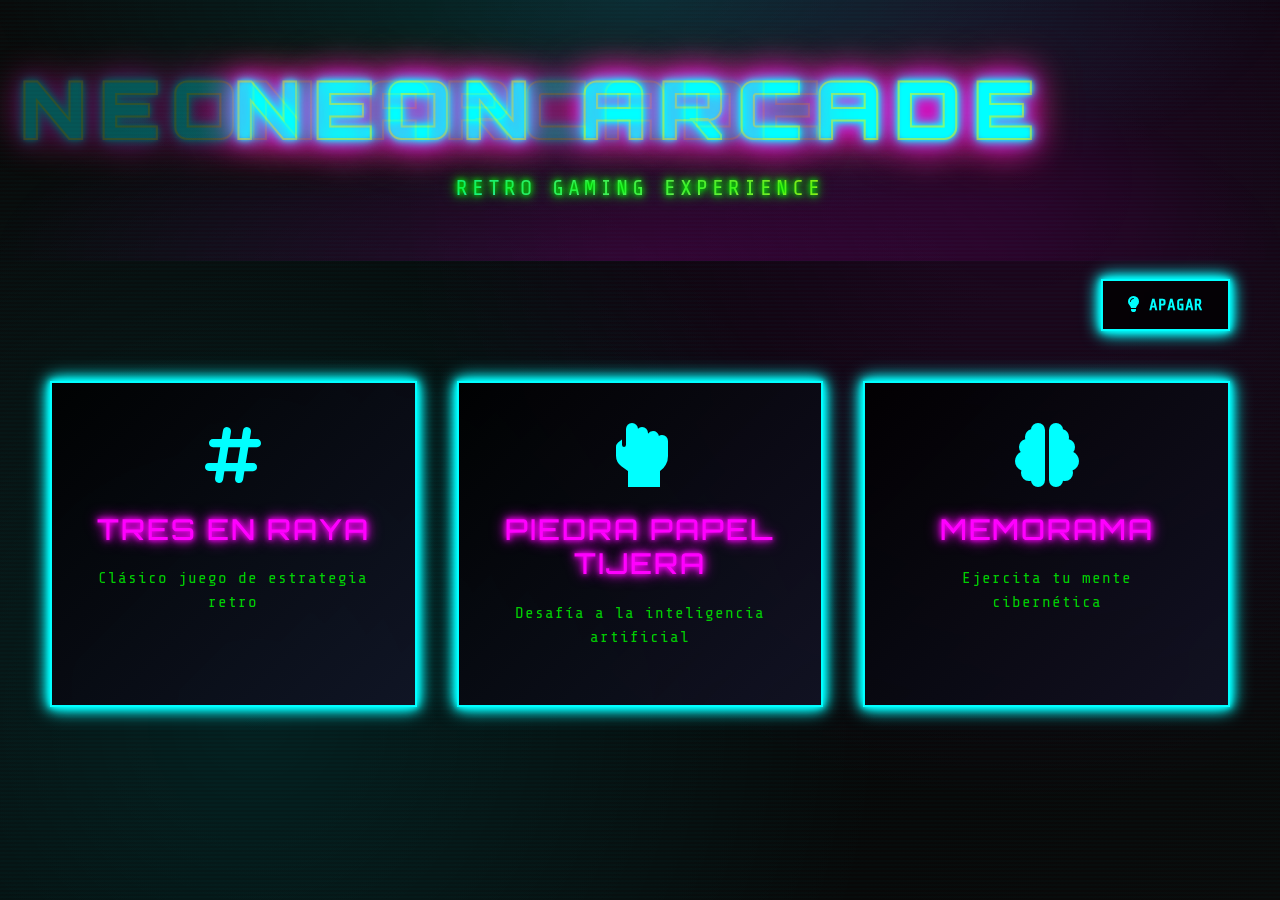
<file: projects/neon-arcade/index.html>
<!DOCTYPE html>
<html lang="es">
<head>
    <meta charset="UTF-8">
    <meta name="viewport" content="width=device-width, initial-scale=1.0">
    <title>NEON ARCADE</title>
    <link href="https://cdnjs.cloudflare.com/ajax/libs/bootstrap/5.3.0/css/bootstrap.min.css" rel="stylesheet">
    <link href="https://cdnjs.cloudflare.com/ajax/libs/font-awesome/6.0.0/css/all.min.css" rel="stylesheet">
    <link rel="stylesheet" href="css/styles.css">
</head>
<body class="neon-enabled">
    <div id="main-menu">
        <div class="header">
            <h1>NEON ARCADE</h1>
            <p>RETRO GAMING EXPERIENCE</p>
        </div>
        
        <div class="neon-control">
            <button class="neon-toggle" onclick="toggleNeon()">
                <i class="fas fa-lightbulb"></i> APAGAR
            </button>
        </div>
        
        <div class="game-grid">
            <div class="game-card" onclick="showGame('tic-tac-toe')">
                <i class="fas fa-hashtag"></i>
                <h3>TRES EN RAYA</h3>
                <p>Clásico juego de estrategia retro</p>
            </div>
            
            <div class="game-card" onclick="showGame('rock-paper-scissors')">
                <i class="fas fa-hand-rock"></i>
                <h3>PIEDRA PAPEL TIJERA</h3>
                <p>Desafía a la inteligencia artificial</p>
            </div>
            
            <div class="game-card" onclick="showGame('memory-game')">
                <i class="fas fa-brain"></i>
                <h3>MEMORAMA</h3>
                <p>Ejercita tu mente cibernética</p>
            </div>
        </div>
    </div>

    <!-- Tres en Raya -->
    <div id="tic-tac-toe" class="game-area">
        <button class="back-btn" onclick="showMainMenu()">
            <i class="fas fa-arrow-left"></i> VOLVER AL MENU
        </button>
        
        <h2 class="game-title">TRES EN RAYA</h2>
        
        <div class="score-board">
            <div id="tic-status">Turno del Jugador X</div>
            <div style="margin-top: 10px;">Jugador X: <span id="score-x">0</span> | Jugador O: <span id="score-o">0</span></div>
        </div>
        
        <div class="tic-tac-toe">
            <button class="tic-cell" onclick="makeMove(0)"></button>
            <button class="tic-cell" onclick="makeMove(1)"></button>
            <button class="tic-cell" onclick="makeMove(2)"></button>
            <button class="tic-cell" onclick="makeMove(3)"></button>
            <button class="tic-cell" onclick="makeMove(4)"></button>
            <button class="tic-cell" onclick="makeMove(5)"></button>
            <button class="tic-cell" onclick="makeMove(6)"></button>
            <button class="tic-cell" onclick="makeMove(7)"></button>
            <button class="tic-cell" onclick="makeMove(8)"></button>
        </div>
        
        <div style="text-align: center;">
            <button class="reset-btn" onclick="resetTicTacToe()">NUEVA PARTIDA</button>
        </div>
    </div>

    <!-- Piedra Papel Tijera -->
    <div id="rock-paper-scissors" class="game-area">
        <button class="back-btn" onclick="showMainMenu()">
            <i class="fas fa-arrow-left"></i> VOLVER AL MENU
        </button>
        
        <h2 class="game-title">PIEDRA PAPEL TIJERA</h2>
        
        <div class="score-board">
            <div>HUMANO: <span id="player-score">0</span> | MÁQUINA: <span id="computer-score">0</span></div>
        </div>
        
        <div class="rps-choices">
            <button class="rps-btn" onclick="playRPS('rock')" title="PIEDRA">
                🗿
            </button>
            <button class="rps-btn" onclick="playRPS('paper')" title="PAPEL">
                📄
            </button>
            <button class="rps-btn" onclick="playRPS('scissors')" title="TIJERA">
                ✂️
            </button>
        </div>
        
        <div class="rps-result" id="rps-result">
            SELECCIONA TU ARMA DIGITAL
        </div>
        
        <div style="text-align: center;">
            <button class="reset-btn" onclick="resetRPS()">REINICIAR BATALLA</button>
        </div>
    </div>

    <!-- Memorama -->
    <div id="memory-game" class="game-area">
        <button class="back-btn" onclick="showMainMenu()">
            <i class="fas fa-arrow-left"></i> VOLVER AL MENU
        </button>
        
        <h2 class="game-title">MEMORAMA</h2>
        
        <div class="score-board">
            <div>INTENTOS: <span id="attempts">0</span> | PARES: <span id="pairs">0</span>/8</div>
            <div id="memory-status" style="margin-top: 10px;">ENCUENTRA TODOS LOS PARES DIGITALES</div>
        </div>
        
        <div class="memory-grid" id="memory-grid"></div>
        
        <div style="text-align: center;">
            <button class="reset-btn" onclick="resetMemoryGame()">NUEVA SESIÓN</button>
        </div>
    </div>

    <script src="https://cdnjs.cloudflare.com/ajax/libs/bootstrap/5.3.0/js/bootstrap.bundle.min.js"></script>
    <script src="js/sounds.js"></script>
    <script src="js/navigation.js"></script>
    <script src="js/tresenraya.js"></script>
    <script src="js/piedra-papel-tijera.js"></script>
    <script src="js/memory-game.js"></script>
    <script src="js/main.js"></script>
</body>
</html>
</file>
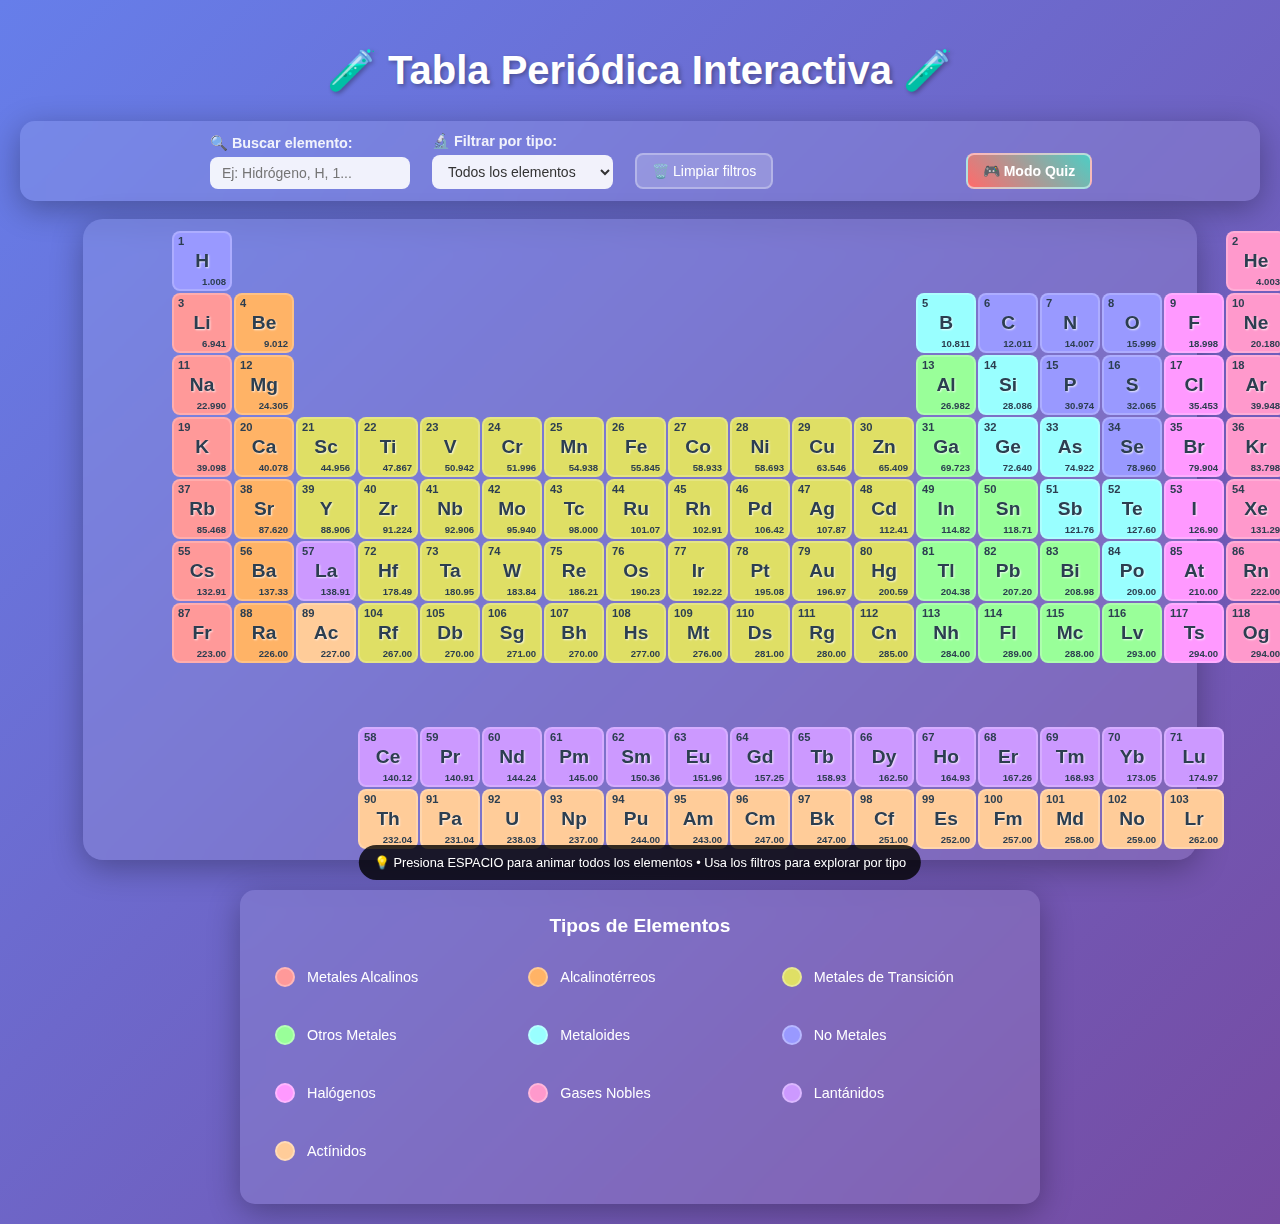
<file: projects/tabla-periodica/index.html>
<!DOCTYPE html>
<html lang="es">
<head>
    <meta charset="UTF-8">
    <meta name="viewport" content="width=device-width, initial-scale=1.0">
    <title>Tabla Periódica Interactiva</title>
    <link rel="stylesheet" href="css/styles.css">
</head>
<body>
    <div class="container">
        <h1>🧪 Tabla Periódica Interactiva 🧪</h1>
        
        <!-- Panel de controles -->
        <div class="controles">
            <div class="filter">
            <div class="control-group">
                <label for="busqueda">🔍 Buscar elemento:</label>
                <input type="text" id="busqueda" class="busqueda" placeholder="Ej: Hidrógeno, H, 1...">
            </div>
            <div class="control-group">
                <label for="filtroTipo">🔬 Filtrar por tipo:</label>
                <select id="filtroTipo" class="filtro-tipo">
                    <option value="">Todos los elementos</option>
                    <option value="metales-alcalinos">Metales Alcalinos</option>
                    <option value="alcalinoterreos">Alcalinotérreos</option>
                    <option value="metales-transicion">Metales de Transición</option>
                    <option value="otros-metales">Otros Metales</option>
                    <option value="metaloides">Metaloides</option>
                    <option value="no-metales">No Metales</option>
                    <option value="halogenos">Halógenos</option>
                    <option value="gases-nobles">Gases Nobles</option>
                    <option value="lantanidos">Lantánidos</option>
                    <option value="actinidos">Actínidos</option>
                </select>
            </div>
            <button id="limpiarFiltros" class="btn-limpiar">🗑️ Limpiar filtros</button>
            </div>
            <button id="modoQuiz" class="btn-quiz">🎮 Modo Quiz</button>
        </div>

        <!-- Layout principal con tabla y leyenda -->
        <div class="main-layout">
            <div class="tabla-container">
                <div class="tabla-periodica" id="tablaPeriodica"></div>
            </div>
            
            <!-- Leyenda lateral -->
            <div class="leyenda">
                <h3>Tipos de Elementos</h3>
                <div class="leyenda-container">
                    <div class="leyenda-item" data-tipo="metales-alcalinos">
                        <div class="leyenda-color" style="background: var(--metales-alcalinos)"></div>
                        <span>Metales Alcalinos</span>
                    </div>
                    <div class="leyenda-item" data-tipo="alcalinoterreos">
                        <div class="leyenda-color" style="background: var(--alcalinoterreos)"></div>
                        <span>Alcalinotérreos</span>
                    </div>
                    <div class="leyenda-item" data-tipo="metales-transicion">
                        <div class="leyenda-color" style="background: var(--metales-transicion)"></div>
                        <span>Metales de Transición</span>
                    </div>
                    <div class="leyenda-item" data-tipo="otros-metales">
                        <div class="leyenda-color" style="background: var(--otros-metales)"></div>
                        <span>Otros Metales</span>
                    </div>
                    <div class="leyenda-item" data-tipo="metaloides">
                        <div class="leyenda-color" style="background: var(--metaloides)"></div>
                        <span>Metaloides</span>
                    </div>
                    <div class="leyenda-item" data-tipo="no-metales">
                        <div class="leyenda-color" style="background: var(--no-metales)"></div>
                        <span>No Metales</span>
                    </div>
                    <div class="leyenda-item" data-tipo="halogenos">
                        <div class="leyenda-color" style="background: var(--halogenos)"></div>
                        <span>Halógenos</span>
                    </div>
                    <div class="leyenda-item" data-tipo="gases-nobles">
                        <div class="leyenda-color" style="background: var(--gases-nobles)"></div>
                        <span>Gases Nobles</span>
                    </div>
                    <div class="leyenda-item" data-tipo="lantanidos">
                        <div class="leyenda-color" style="background: var(--lantanidos)"></div>
                        <span>Lantánidos</span>
                    </div>
                    <div class="leyenda-item" data-tipo="actinidos">
                        <div class="leyenda-color" style="background: var(--actinidos)"></div>
                        <span>Actínidos</span>
                    </div>
                </div>
            </div>
        </div>
    </div>
    
    <!-- Tooltip mejorado -->
    <div class="info-tooltip" id="tooltip"></div>

    <script src="js/scipt.js"></script>
</body>
</html>
</file>
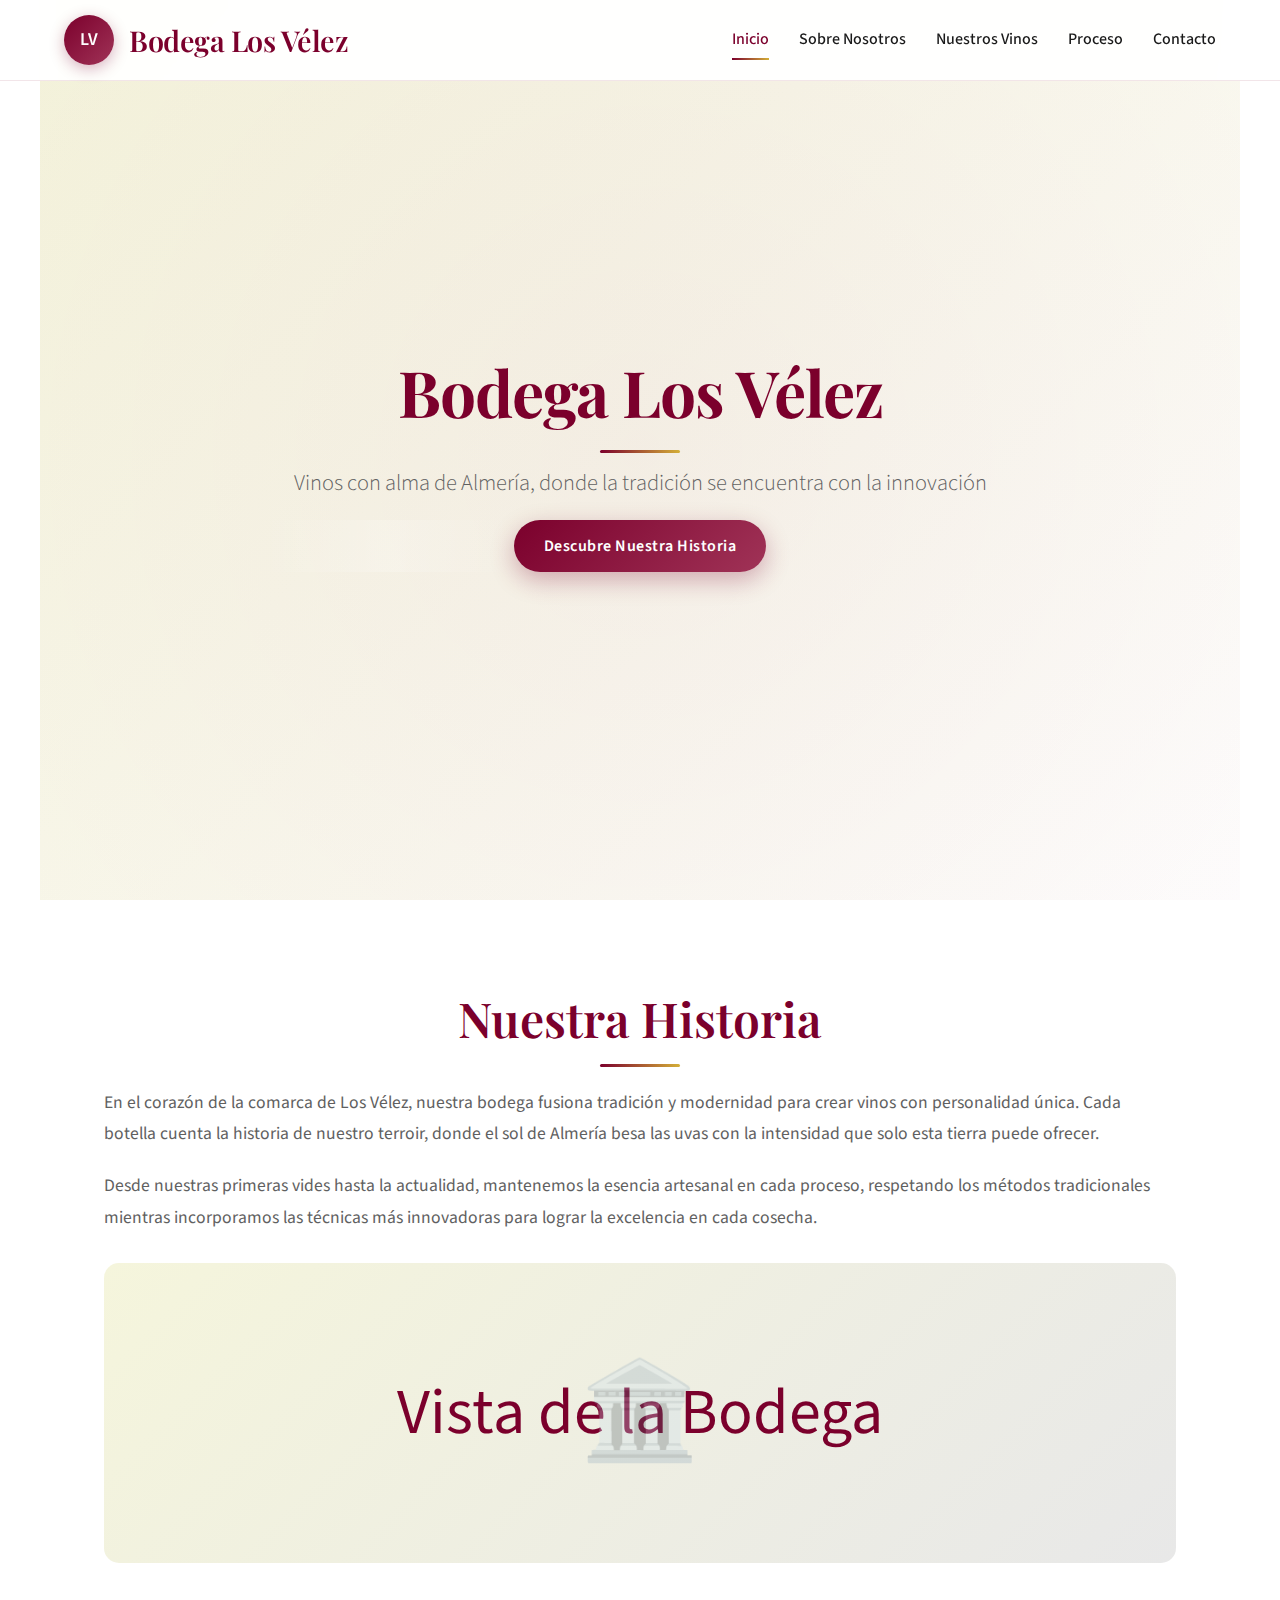
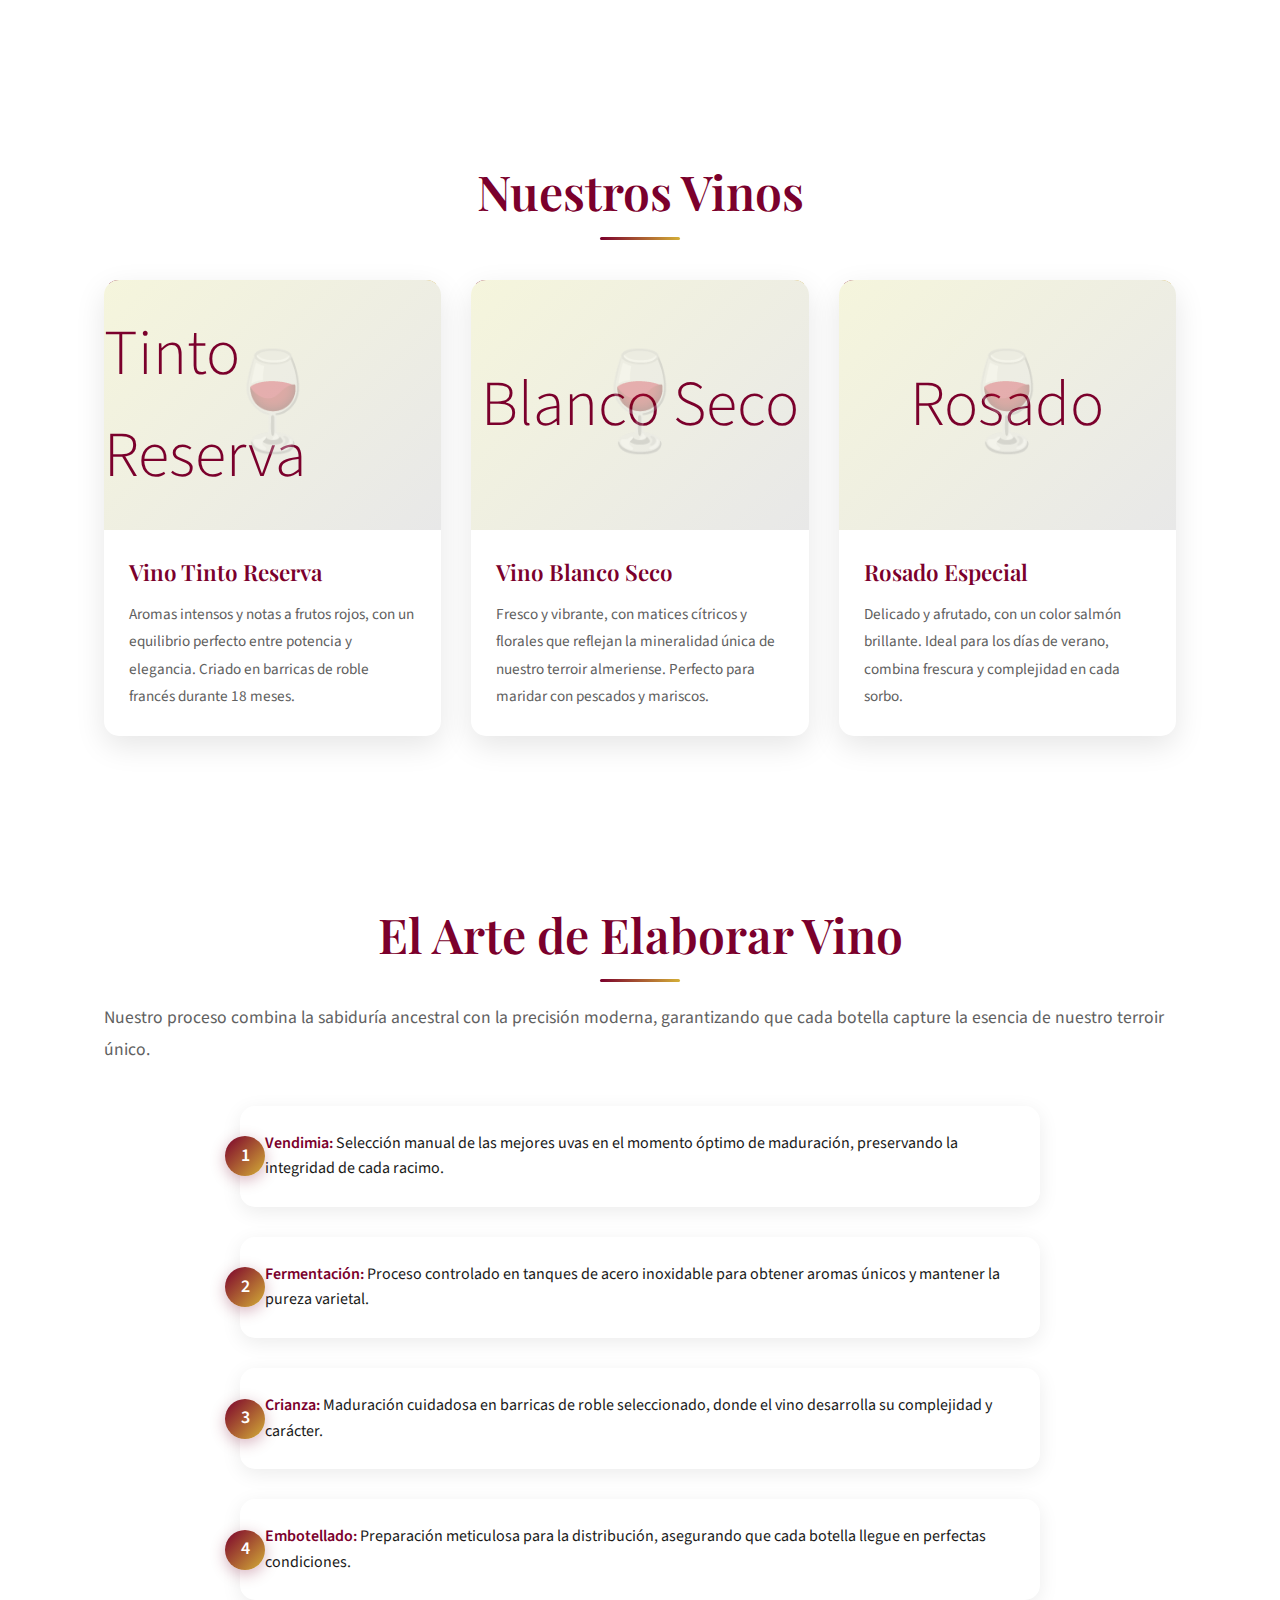
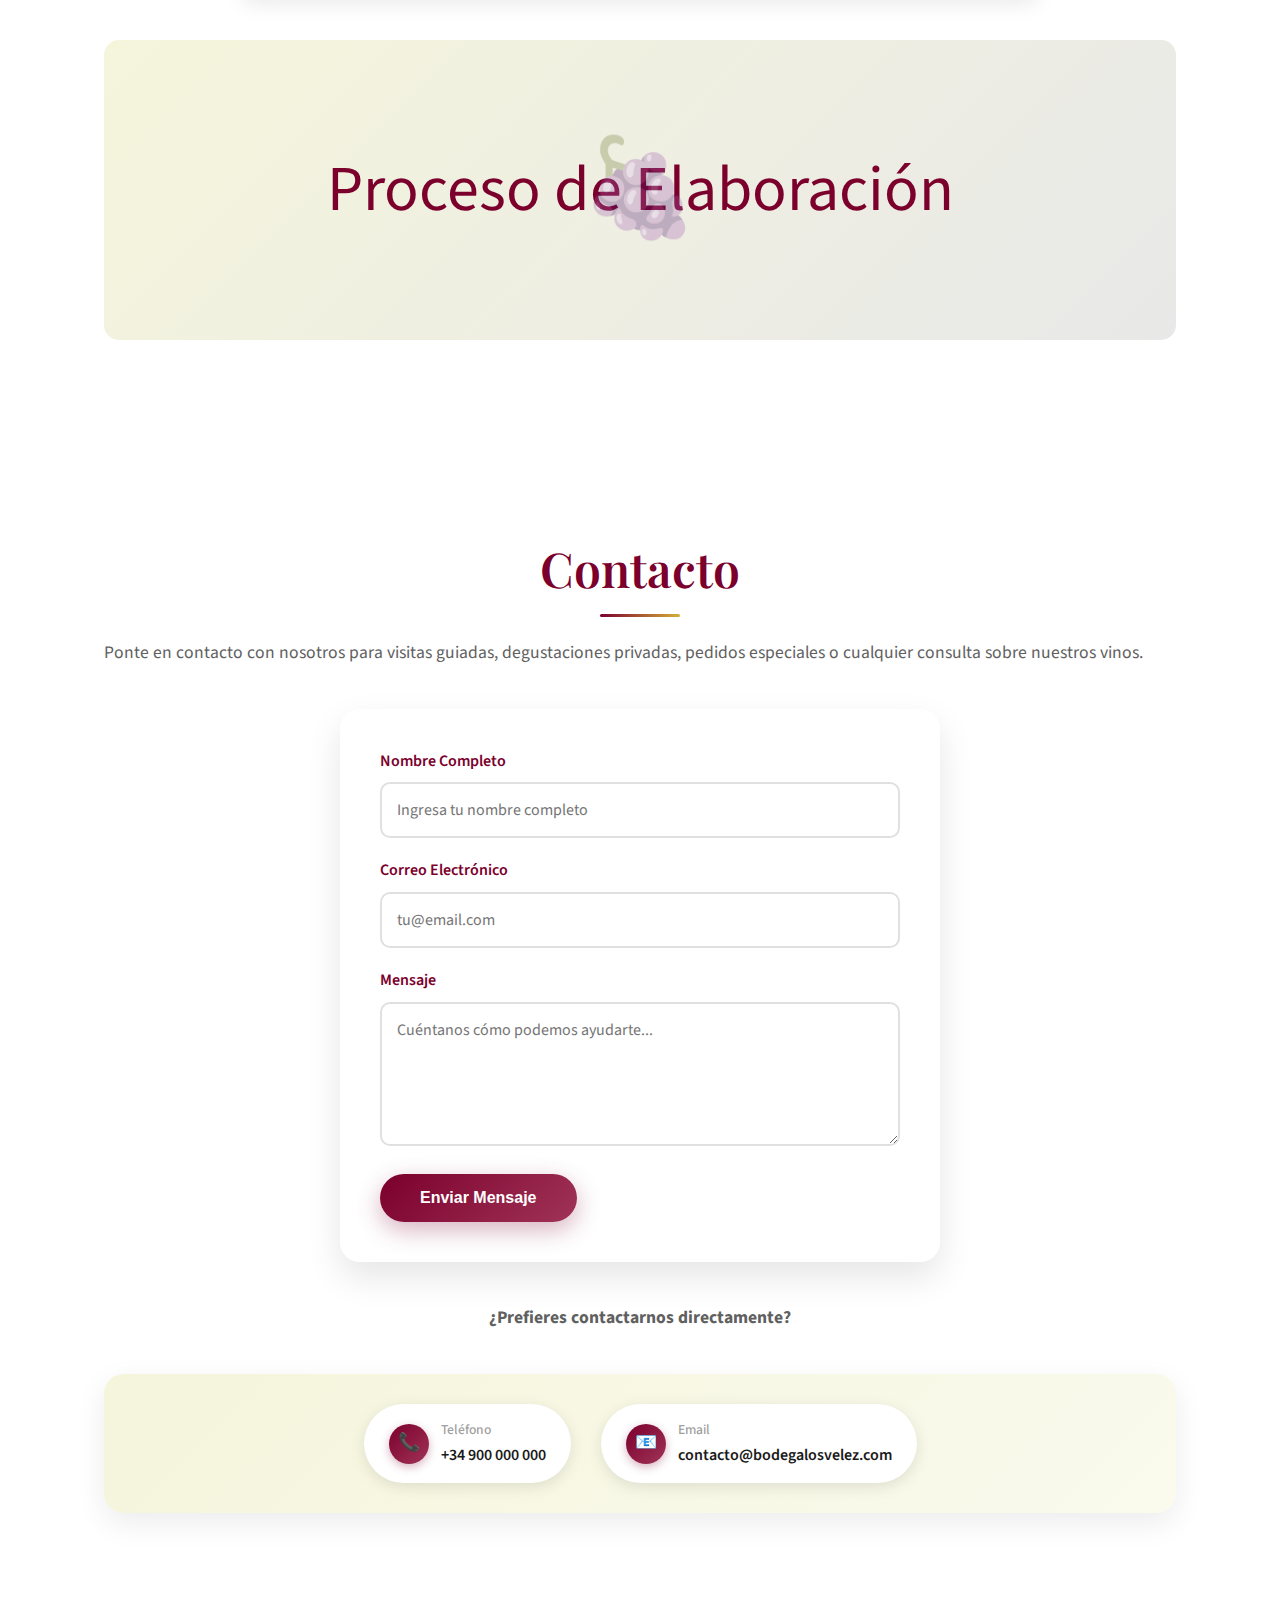
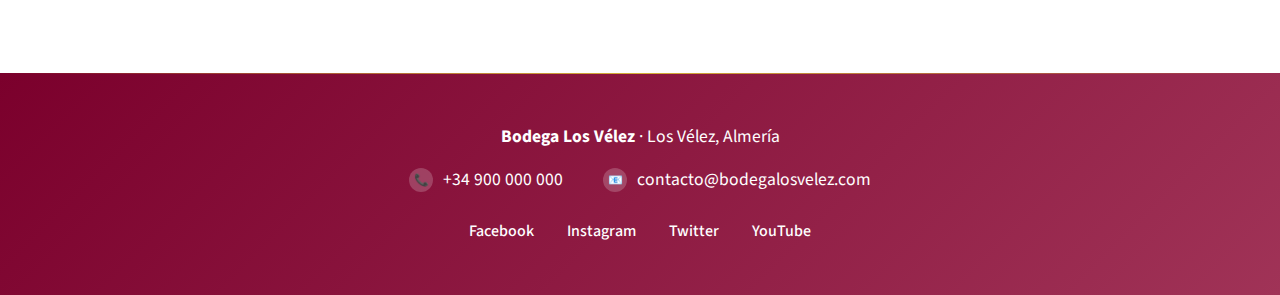
<file: webs/bodega-losvelez/index.html>
<!DOCTYPE html>
<html lang="es">
<head>
    <meta charset="UTF-8">
    <meta name="viewport" content="width=device-width, initial-scale=1.0">
    <title>Bodega Los Vélez - Vinos con Alma de Almería</title>
    <link href="https://fonts.googleapis.com/css2?family=Playfair+Display:wght@400;500;600;700&family=Source+Sans+Pro:wght@300;400;500;600&display=swap" rel="stylesheet">
    <link rel="stylesheet" href="css/styles.css">
</head>
<body>
    <!-- Header -->
    <header id="header">
        <div class="header-content">
            <div class="logo">
                <div class="logo-placeholder">LV</div>
                <span>Bodega Los Vélez</span>
            </div>
            <nav class="desktop-nav">
                <ul>
                    <li><a href="#home" class="active">Inicio</a></li>
                    <li><a href="#about">Sobre Nosotros</a></li>
                    <li><a href="#wines">Nuestros Vinos</a></li>
                    <li><a href="#process">Proceso</a></li>
                    <li><a href="#contact">Contacto</a></li>
                </ul>
            </nav>
            <!-- Botón hamburguesa para móvil -->
            <button class="mobile-menu-toggle" aria-label="Abrir menú">
                <span></span>
                <span></span>
                <span></span>
            </button>
        </div>
    </header>

    <!-- Menú móvil lateral -->
    <nav class="mobile-nav">
        <div class="mobile-nav-header">
            <div class="mobile-logo">
                <div class="logo-placeholder">LV</div>
                <span>Bodega Los Vélez</span>
            </div>
            <button class="mobile-menu-close" aria-label="Cerrar menú">×</button>
        </div>
        <ul class="mobile-nav-menu">
            <li><a href="#home">Inicio</a></li>
            <li><a href="#about">Sobre Nosotros</a></li>
            <li><a href="#wines">Nuestros Vinos</a></li>
            <li><a href="#process">Proceso</a></li>
            <li><a href="#contact">Contacto</a></li>
        </ul>
        <div class="mobile-nav-footer">
            <div class="mobile-contact">
                <p>📞 +34 900 000 000</p>
                <p>📧 contacto@bodegalosvelez.com</p>
            </div>
        </div>
    </nav>

    <!-- Overlay para el menú móvil -->
    <div class="mobile-nav-overlay"></div>

    <!-- Hero Section -->
    <section id="home" class="hero">
        <div class="hero-content">
            <h1>Bodega Los Vélez</h1>
            <p>Vinos con alma de Almería, donde la tradición se encuentra con la innovación</p>
            <a href="#about" class="btn">Descubre Nuestra Historia</a>
        </div>
    </section>

    <!-- Sobre Nosotros -->
    <section id="about">
        <h1>Nuestra Historia</h1>
        <p>En el corazón de la comarca de Los Vélez, nuestra bodega fusiona tradición y modernidad para crear vinos con personalidad única. Cada botella cuenta la historia de nuestro terroir, donde el sol de Almería besa las uvas con la intensidad que solo esta tierra puede ofrecer.</p>
        <p>Desde nuestras primeras vides hasta la actualidad, mantenemos la esencia artesanal en cada proceso, respetando los métodos tradicionales mientras incorporamos las técnicas más innovadoras para lograr la excelencia en cada cosecha.</p>
        <div class="image-placeholder" data-icon="🏛️">
            <span>Vista de la Bodega</span>
        </div>
    </section>

    <!-- Nuestros Vinos -->
    <section id="wines">
        <h1>Nuestros Vinos</h1>
        <div class="wine-grid">
            <div class="wine-card">
                <div class="wine-card-image">
                    <span>Tinto Reserva</span>
                </div>
                <div class="wine-card-content">
                    <h2>Vino Tinto Reserva</h2>
                    <p>Aromas intensos y notas a frutos rojos, con un equilibrio perfecto entre potencia y elegancia. Criado en barricas de roble francés durante 18 meses.</p>
                </div>
            </div>
            <div class="wine-card">
                <div class="wine-card-image">
                    <span>Blanco Seco</span>
                </div>
                <div class="wine-card-content">
                    <h2>Vino Blanco Seco</h2>
                    <p>Fresco y vibrante, con matices cítricos y florales que reflejan la mineralidad única de nuestro terroir almeriense. Perfecto para maridar con pescados y mariscos.</p>
                </div>
            </div>
            <div class="wine-card">
                <div class="wine-card-image">
                    <span>Rosado</span>
                </div>
                <div class="wine-card-content">
                    <h2>Rosado Especial</h2>
                    <p>Delicado y afrutado, con un color salmón brillante. Ideal para los días de verano, combina frescura y complejidad en cada sorbo.</p>
                </div>
            </div>
        </div>
    </section>

    <!-- Proceso -->
    <section id="process">
        <h1>El Arte de Elaborar Vino</h1>
        <p>Nuestro proceso combina la sabiduría ancestral con la precisión moderna, garantizando que cada botella capture la esencia de nuestro terroir único.</p>
        <ol>
            <li><strong>Vendimia:</strong> Selección manual de las mejores uvas en el momento óptimo de maduración, preservando la integridad de cada racimo.</li>
            <li><strong>Fermentación:</strong> Proceso controlado en tanques de acero inoxidable para obtener aromas únicos y mantener la pureza varietal.</li>
            <li><strong>Crianza:</strong> Maduración cuidadosa en barricas de roble seleccionado, donde el vino desarrolla su complejidad y carácter.</li>
            <li><strong>Embotellado:</strong> Preparación meticulosa para la distribución, asegurando que cada botella llegue en perfectas condiciones.</li>
        </ol>
        <div class="image-placeholder" data-icon="🍇">
            <span>Proceso de Elaboración</span>
        </div>
    </section>

    <!-- Contacto -->
    <section id="contact">
        <h1>Contacto</h1>
        <p>Ponte en contacto con nosotros para visitas guiadas, degustaciones privadas, pedidos especiales o cualquier consulta sobre nuestros vinos.</p>
        <form>
            <label for="name">Nombre Completo</label>
            <input type="text" id="name" name="name" placeholder="Ingresa tu nombre completo" required>

            <label for="email">Correo Electrónico</label>
            <input type="email" id="email" name="email" placeholder="tu@email.com" required>

            <label for="message">Mensaje</label>
            <textarea id="message" name="message" rows="5" placeholder="Cuéntanos cómo podemos ayudarte..." required></textarea>

            <button type="submit">Enviar Mensaje</button>
        </form>
        <p class="info" style="text-align: center; margin-top: 30px; font-size: 1.1rem;">
            <strong>¿Prefieres contactarnos directamente?</strong>
        </p>
        <div class="contact-info">
            <a href="tel:+34900000000" class="contact-item">
                <div class="contact-icon">📞</div>
                <div class="contact-details">
                    <span class="contact-label">Teléfono</span>
                    <span class="contact-value">+34 900 000 000</span>
                </div>
            </a>
            <a href="mailto:contacto@bodegalosvelez.com" class="contact-item">
                <div class="contact-icon">📧</div>
                <div class="contact-details">
                    <span class="contact-label">Email</span>
                    <span class="contact-value">contacto@bodegalosvelez.com</span>
                </div>
            </a>
        </div>
    </section>

    <!-- Footer -->
    <footer>
        <p><strong>Bodega Los Vélez</strong> · Los Vélez, Almería</p>
        <div class="footer-contact">
            <div class="footer-contact-item">
                <div class="footer-contact-icon">📞</div>
                <span>+34 900 000 000</span>
            </div>
            <div class="footer-contact-item">
                <div class="footer-contact-icon">📧</div>
                <span>contacto@bodegalosvelez.com</span>
            </div>
        </div>
        <div class="social">
            <a href="#">Facebook</a>
            <a href="#">Instagram</a>
            <a href="#">Twitter</a>
            <a href="#">YouTube</a>
        </div>
    </footer>

    <script src="js/main.js"></script>
</body>
</html>
</file>
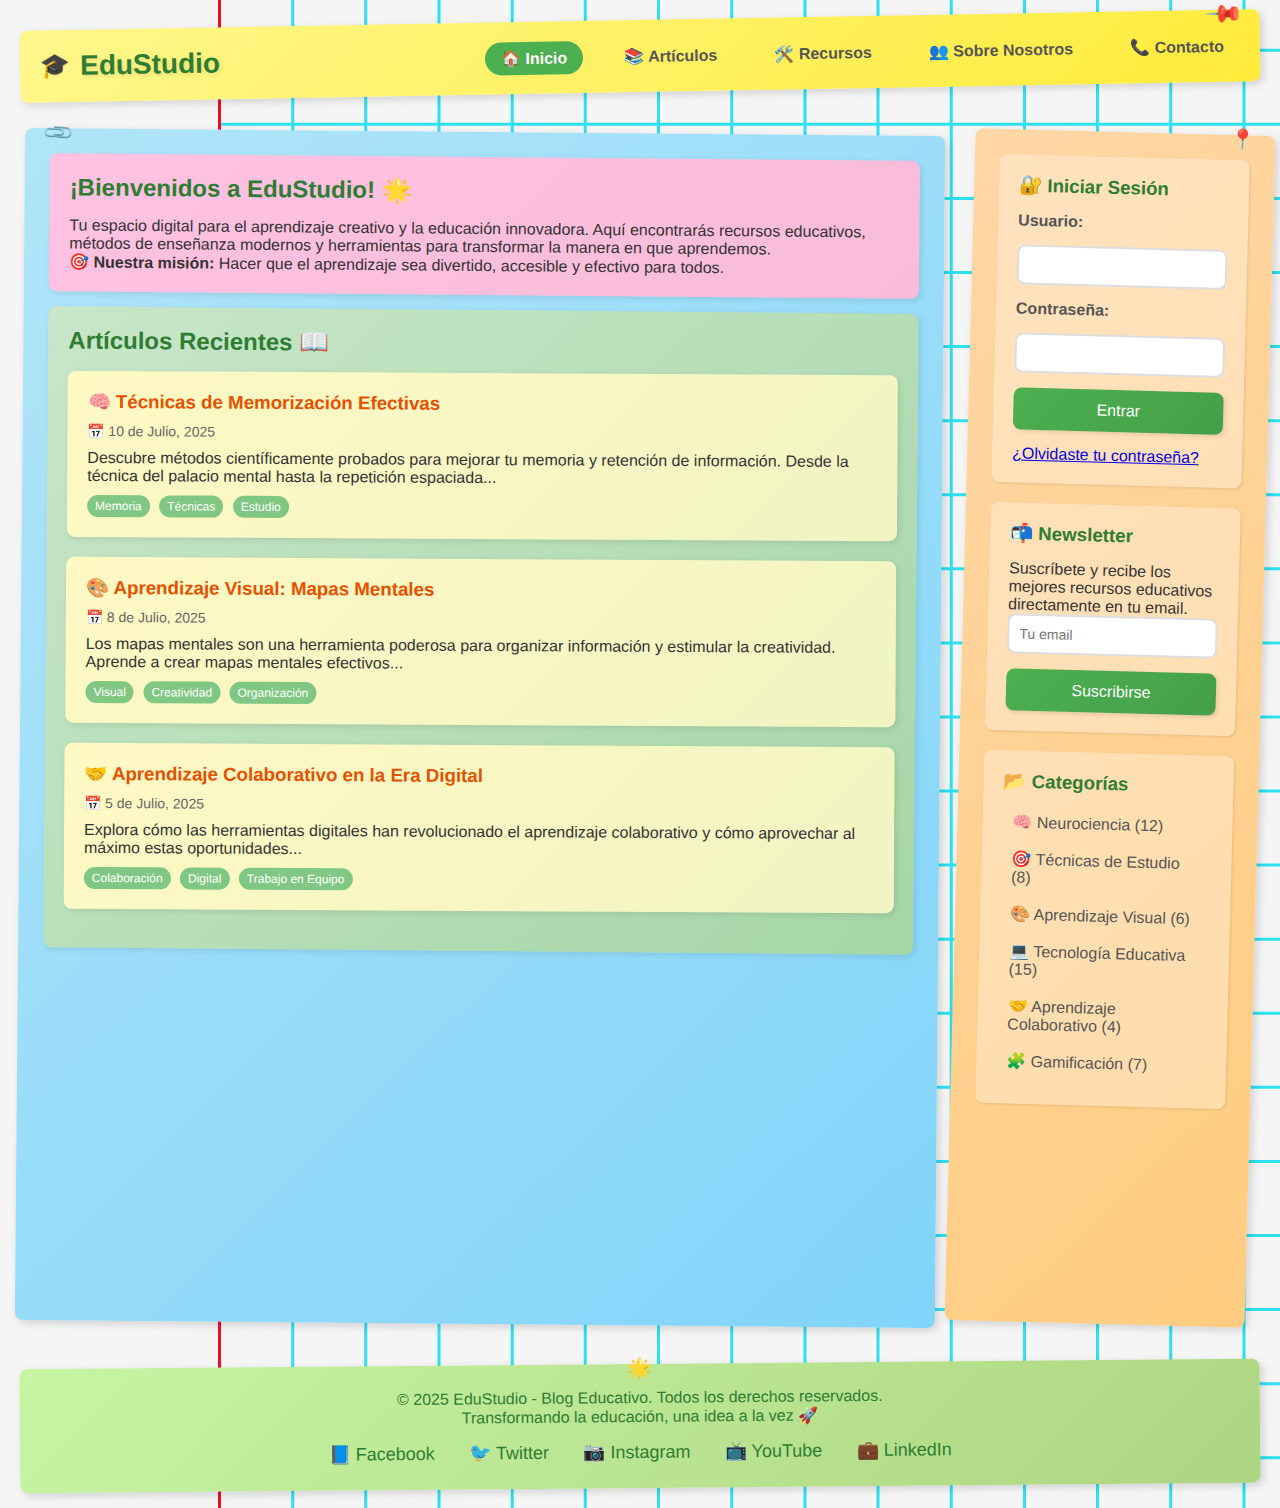
<file: webs/edustudio/index.html>
<!DOCTYPE html>
<html lang="es">
<head>
    <meta charset="UTF-8">
    <meta name="viewport" content="width=device-width, initial-scale=1.0">
    <title>EduStudio - Blog Educativo</title>
    <link rel="stylesheet" href="css/style.css">
</head>
<body>
    <header>
        <div class="logo">
            <span>🎓</span>
            <h1>EduStudio</h1>
        </div>
        <nav>
            <ul>
                <li><a href="#" class="active" onclick="mostrarSeccion('inicio')">🏠 Inicio</a></li>
                <li><a href="#" onclick="mostrarSeccion('articulos')">📚 Artículos</a></li>
                <li><a href="#" onclick="mostrarSeccion('recursos')">🛠️ Recursos</a></li>
                <li><a href="#" onclick="mostrarSeccion('sobre-nosotros')">👥 Sobre Nosotros</a></li>
                <li><a href="#" onclick="mostrarSeccion('contacto')">📞 Contacto</a></li>
            </ul>
        </nav>
    </header>

    <div class="contenido-principal">
        <main>
            <!-- Sección de Inicio -->
            <section id="inicio" class="seccion-contenido">
                <div class="post-it-section">
                    <h2>¡Bienvenidos a EduStudio! 🌟</h2>
                    <p>Tu espacio digital para el aprendizaje creativo y la educación innovadora. Aquí encontrarás recursos educativos, métodos de enseñanza modernos y herramientas para transformar la manera en que aprendemos.</p>
                    <p>🎯 <strong>Nuestra misión:</strong> Hacer que el aprendizaje sea divertido, accesible y efectivo para todos.</p>
                </div>

                <div class="post-it-section">
                    <h2>Artículos Recientes 📖</h2>
                    
                    <div class="articulo">
                        <h3>🧠 Técnicas de Memorización Efectivas</h3>
                        <div class="fecha">📅 10 de Julio, 2025</div>
                        <p>Descubre métodos científicamente probados para mejorar tu memoria y retención de información. Desde la técnica del palacio mental hasta la repetición espaciada...</p>
                        <div class="tags">
                            <span class="tag">Memoria</span>
                            <span class="tag">Técnicas</span>
                            <span class="tag">Estudio</span>
                        </div>
                    </div>

                    <div class="articulo">
                        <h3>🎨 Aprendizaje Visual: Mapas Mentales</h3>
                        <div class="fecha">📅 8 de Julio, 2025</div>
                        <p>Los mapas mentales son una herramienta poderosa para organizar información y estimular la creatividad. Aprende a crear mapas mentales efectivos...</p>
                        <div class="tags">
                            <span class="tag">Visual</span>
                            <span class="tag">Creatividad</span>
                            <span class="tag">Organización</span>
                        </div>
                    </div>

                    <div class="articulo">
                        <h3>🤝 Aprendizaje Colaborativo en la Era Digital</h3>
                        <div class="fecha">📅 5 de Julio, 2025</div>
                        <p>Explora cómo las herramientas digitales han revolucionado el aprendizaje colaborativo y cómo aprovechar al máximo estas oportunidades...</p>
                        <div class="tags">
                            <span class="tag">Colaboración</span>
                            <span class="tag">Digital</span>
                            <span class="tag">Trabajo en Equipo</span>
                        </div>
                    </div>
                </div>

                <div class="post-it-section">
                    <h2>Galería de Recursos 🖼️</h2>
                    <div class="galeria">
                        <div class="galeria-item">
                            <div style="background: linear-gradient(45deg, #FF6B6B, #4ECDC4); height: 120px; border-radius: 8px; display: flex; align-items: center; justify-content: center; color: white; font-weight: bold;">📊 Infografías</div>
                        </div>
                        <div class="galeria-item">
                            <div style="background: linear-gradient(45deg, #45B7D1, #96CEB4); height: 120px; border-radius: 8px; display: flex; align-items: center; justify-content: center; color: white; font-weight: bold;">🎥 Videos</div>
                        </div>
                        <div class="galeria-item">
                            <div style="background: linear-gradient(45deg, #F7971E, #FFD200); height: 120px; border-radius: 8px; display: flex; align-items: center; justify-content: center; color: white; font-weight: bold;">📱 Apps</div>
                        </div>
                        <div class="galeria-item">
                            <div style="background: linear-gradient(45deg, #667eea, #764ba2); height: 120px; border-radius: 8px; display: flex; align-items: center; justify-content: center; color: white; font-weight: bold;">🧩 Juegos</div>
                        </div>
                    </div>
                </div>
            </section>

            <!-- Sección de Artículos -->
            <section id="articulos" class="seccion-contenido" style="display: none;">
                <div class="post-it-section">
                    <h2>Todos los Artículos 📚</h2>
                    
                    <div class="articulo">
                        <h3>🧠 Neurociencia del Aprendizaje</h3>
                        <div class="fecha">📅 12 de Julio, 2025</div>
                        <p>Descubre cómo funciona el cerebro durante el proceso de aprendizaje y cómo aplicar estos conocimientos para mejorar tu rendimiento académico.</p>
                        <div class="tags">
                            <span class="tag">Neurociencia</span>
                            <span class="tag">Cerebro</span>
                            <span class="tag">Aprendizaje</span>
                        </div>
                    </div>

                    <div class="articulo">
                        <h3>🎯 Metodología Pomodoro para Estudiantes</h3>
                        <div class="fecha">📅 11 de Julio, 2025</div>
                        <p>Aprende a gestionar tu tiempo de estudio de manera efectiva con la técnica Pomodoro adaptada especialmente para estudiantes.</p>
                        <div class="tags">
                            <span class="tag">Tiempo</span>
                            <span class="tag">Productividad</span>
                            <span class="tag">Pomodoro</span>
                        </div>
                    </div>

                    <div class="articulo">
                        <h3>🌱 Aprendizaje Basado en Proyectos</h3>
                        <div class="fecha">📅 9 de Julio, 2025</div>
                        <p>Explora cómo el aprendizaje basado en proyectos puede transformar la educación tradicional y hacer que el aprendizaje sea más significativo.</p>
                        <div class="tags">
                            <span class="tag">Proyectos</span>
                            <span class="tag">Práctica</span>
                            <span class="tag">Innovación</span>
                        </div>
                    </div>
                </div>
            </section>

            <!-- Sección de Recursos -->
            <section id="recursos" class="seccion-contenido" style="display: none;">
                <div class="post-it-section">
                    <h2>Recursos Educativos 🛠️</h2>
                    
                    <div class="articulo">
                        <h3>📝 Plantillas de Estudio</h3>
                        <p>Descarga plantillas gratuitas para organizar tus apuntes, crear horarios de estudio y planificar tus proyectos académicos.</p>
                        <div class="tags">
                            <span class="tag">Plantillas</span>
                            <span class="tag">Organización</span>
                            <span class="tag">Gratis</span>
                        </div>
                    </div>

                    <div class="articulo">
                        <h3>🎧 Podcasts Educativos</h3>
                        <p>Una selección curada de los mejores podcasts sobre educación, ciencia, tecnología y desarrollo personal.</p>
                        <div class="tags">
                            <span class="tag">Podcasts</span>
                            <span class="tag">Audio</span>
                            <span class="tag">Educación</span>
                        </div>
                    </div>

                    <div class="articulo">
                        <h3>🔬 Herramientas Digitales</h3>
                        <p>Conoce las mejores aplicaciones y herramientas online para mejorar tu experiencia de aprendizaje y enseñanza.</p>
                        <div class="tags">
                            <span class="tag">Herramientas</span>
                            <span class="tag">Digital</span>
                            <span class="tag">Tecnología</span>
                        </div>
                    </div>
                </div>
            </section>

            <!-- Sección Sobre Nosotros -->
            <section id="sobre-nosotros" class="seccion-contenido" style="display: none;">
                <div class="post-it-section">
                    <h2>Sobre Nosotros 👥</h2>
                    <p>EduStudio nació de la pasión por transformar la educación y hacer que el aprendizaje sea una experiencia emocionante y efectiva para todos.</p>
                    
                    <h3>Nuestro Equipo</h3>
                    <div class="galeria">
                        <div class="galeria-item">
                            <div style="background: linear-gradient(45deg, #FF6B6B, #4ECDC4); height: 120px; border-radius: 8px; display: flex; flex-direction: column; align-items: center; justify-content: center; color: white; font-weight: bold;">
                                <span style="font-size: 30px;">👨‍🏫</span>
                                <span>Ana García</span>
                                <small>Pedagoga</small>
                            </div>
                        </div>
                        <div class="galeria-item">
                            <div style="background: linear-gradient(45deg, #45B7D1, #96CEB4); height: 120px; border-radius: 8px; display: flex; flex-direction: column; align-items: center; justify-content: center; color: white; font-weight: bold;">
                                <span style="font-size: 30px;">👩‍💻</span>
                                <span>Carlos López</span>
                                <small>Desarrollador</small>
                            </div>
                        </div>
                        <div class="galeria-item">
                            <div style="background: linear-gradient(45deg, #F7971E, #FFD200); height: 120px; border-radius: 8px; display: flex; flex-direction: column; align-items: center; justify-content: center; color: white; font-weight: bold;">
                                <span style="font-size: 30px;">🎨</span>
                                <span>María Silva</span>
                                <small>Diseñadora</small>
                            </div>
                        </div>
                    </div>
                </div>
            </section>

            <!-- Sección de Contacto -->
            <section id="contacto" class="seccion-contenido" style="display: none;">
                <div class="post-it-section">
                    <h2>Contacto 📞</h2>
                    <p>¿Tienes alguna pregunta o sugerencia? ¡Nos encantaría saber de ti!</p>
                    
                    <div style="display: grid; grid-template-columns: 1fr 1fr; gap: 20px; margin-top: 20px;">
                        <div>
                            <h3>📧 Email</h3>
                            <p>info@edustudio.com</p>
                            
                            <h3>📱 Teléfono</h3>
                            <p>+34 123 456 789</p>
                            
                            <h3>🏢 Dirección</h3>
                            <p>Calle Educación, 123<br>28001 Madrid, España</p>
                        </div>
                        
                        <div>
                            <h3>💬 Envíanos un mensaje</h3>
                            <form>
                                <input type="text" placeholder="Tu nombre" required>
                                <input type="email" placeholder="Tu email" required>
                                <textarea placeholder="Tu mensaje" rows="4" required></textarea>
                                <button type="submit">Enviar Mensaje</button>
                            </form>
                        </div>
                    </div>
                </div>
            </section>
        </main>

        <aside>
            <div class="widget">
                <h3>🔐 Iniciar Sesión</h3>
                <form>
                    <label for="usuario">Usuario:</label>
                    <input type="text" id="usuario" name="usuario" required>

                    <label for="contrasena">Contraseña:</label>
                    <input type="password" id="contrasena" name="contrasena" required>

                    <button type="submit" class="bounce-on-hover">Entrar</button>
                    <p><a href="#">¿Olvidaste tu contraseña?</a></p>
                </form>
            </div>

            <div class="widget">
                <h3>📬 Newsletter</h3>
                <p>Suscríbete y recibe los mejores recursos educativos directamente en tu email.</p>
                <form>
                    <input type="email" placeholder="Tu email" required>
                    <button type="submit" class="bounce-on-hover">Suscribirse</button>
                </form>
            </div>

            <div class="widget categorias">
                <h3>📂 Categorías</h3>
                <ul>
                    <li><a href="#">🧠 Neurociencia (12)</a></li>
                    <li><a href="#">🎯 Técnicas de Estudio (8)</a></li>
                    <li><a href="#">🎨 Aprendizaje Visual (6)</a></li>
                    <li><a href="#">💻 Tecnología Educativa (15)</a></li>
                    <li><a href="#">🤝 Aprendizaje Colaborativo (4)</a></li>
                    <li><a href="#">🧩 Gamificación (7)</a></li>
                </ul>
            </div>

            <div class="widget">
                <h3>📊 Estadísticas</h3>
                <p>📝 <strong>45</strong> artículos publicados</p>
                <p>👥 <strong>2,347</strong> lectores activos</p>
                <p>💬 <strong>156</strong> comentarios</p>
                <p>🌟 <strong>98%</strong> satisfacción</p>
            </div>
        </aside>
    </div>

    <footer>
        <p>&copy; 2025 EduStudio - Blog Educativo. Todos los derechos reservados.</p>
        <p>Transformando la educación, una idea a la vez 🚀</p>
        <div class="redes-sociales">
            <a href="#" title="Facebook">📘 Facebook</a>
            <a href="#" title="Twitter">🐦 Twitter</a>
            <a href="#" title="Instagram">📷 Instagram</a>
            <a href="#" title="YouTube">📺 YouTube</a>
            <a href="#" title="LinkedIn">💼 LinkedIn</a>
        </div>
    </footer>

    <script src="js/script.js"></script>
</body>
</html>
</file>
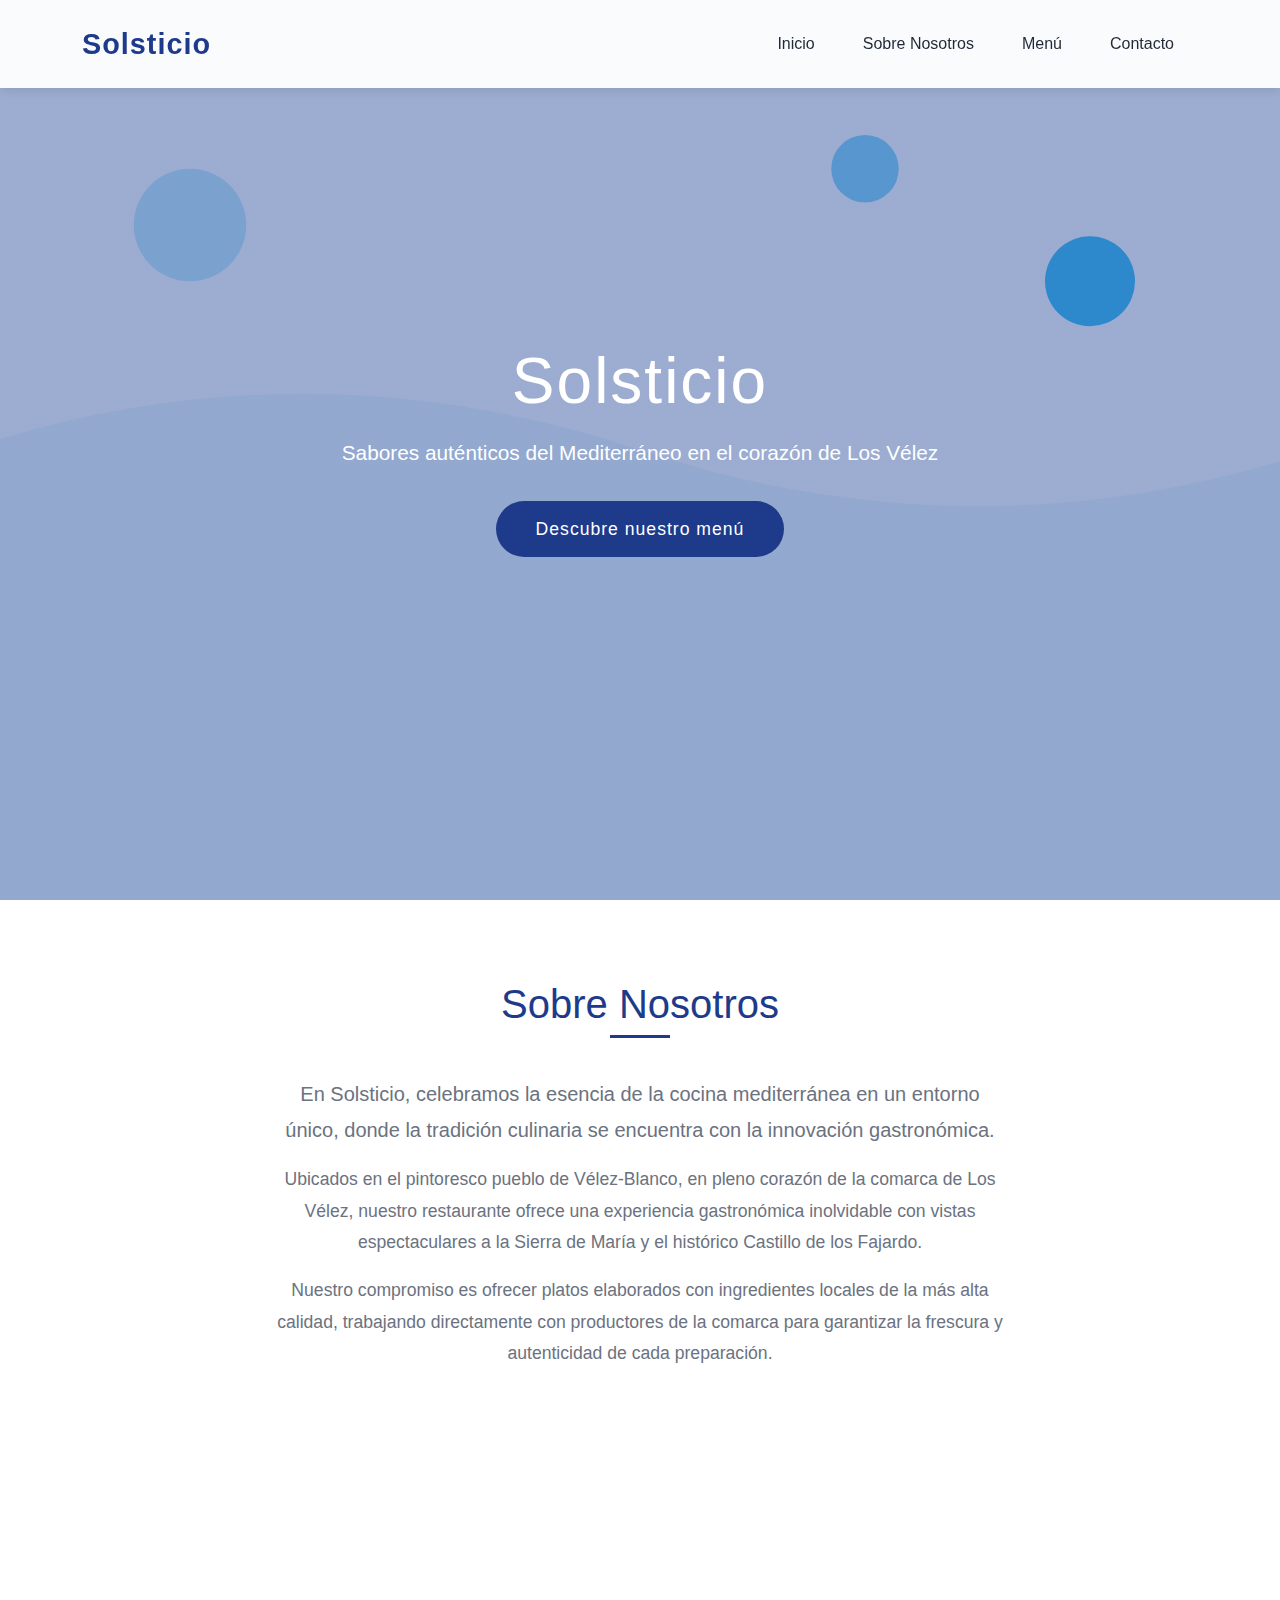
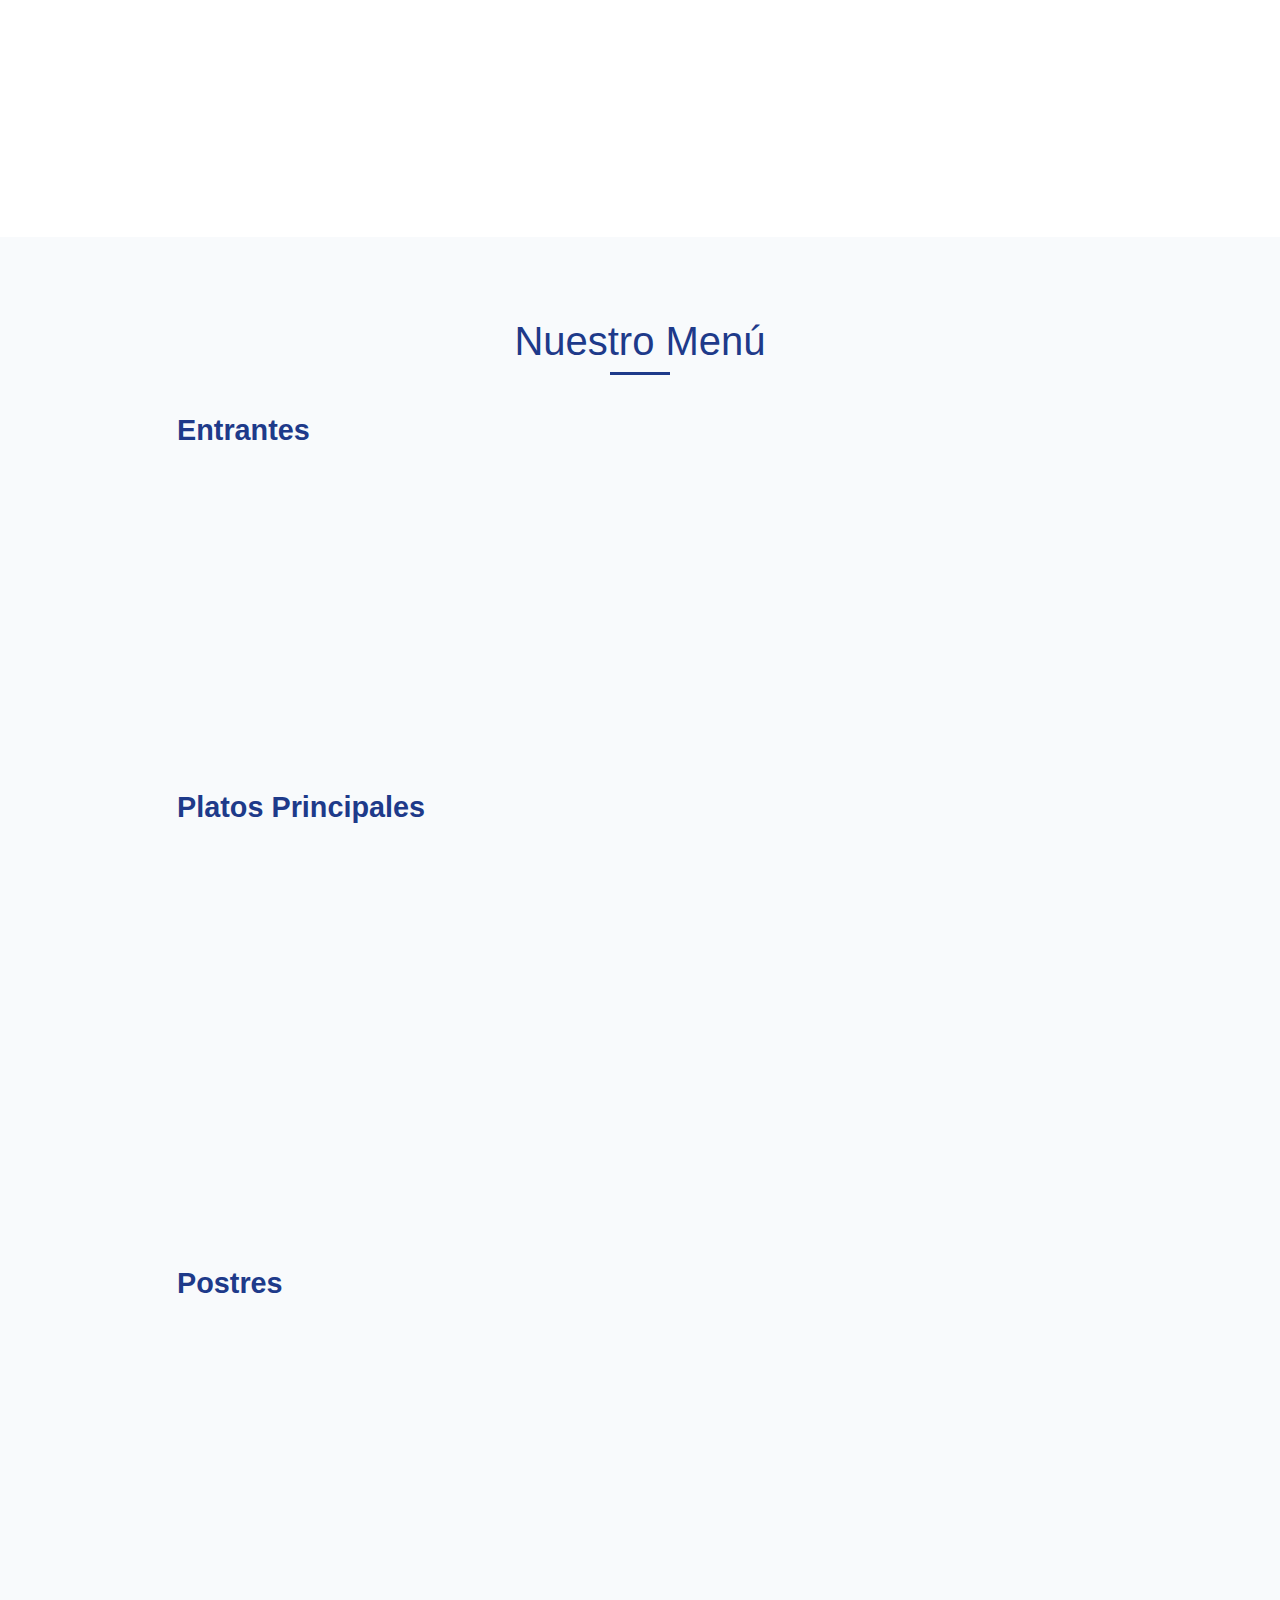
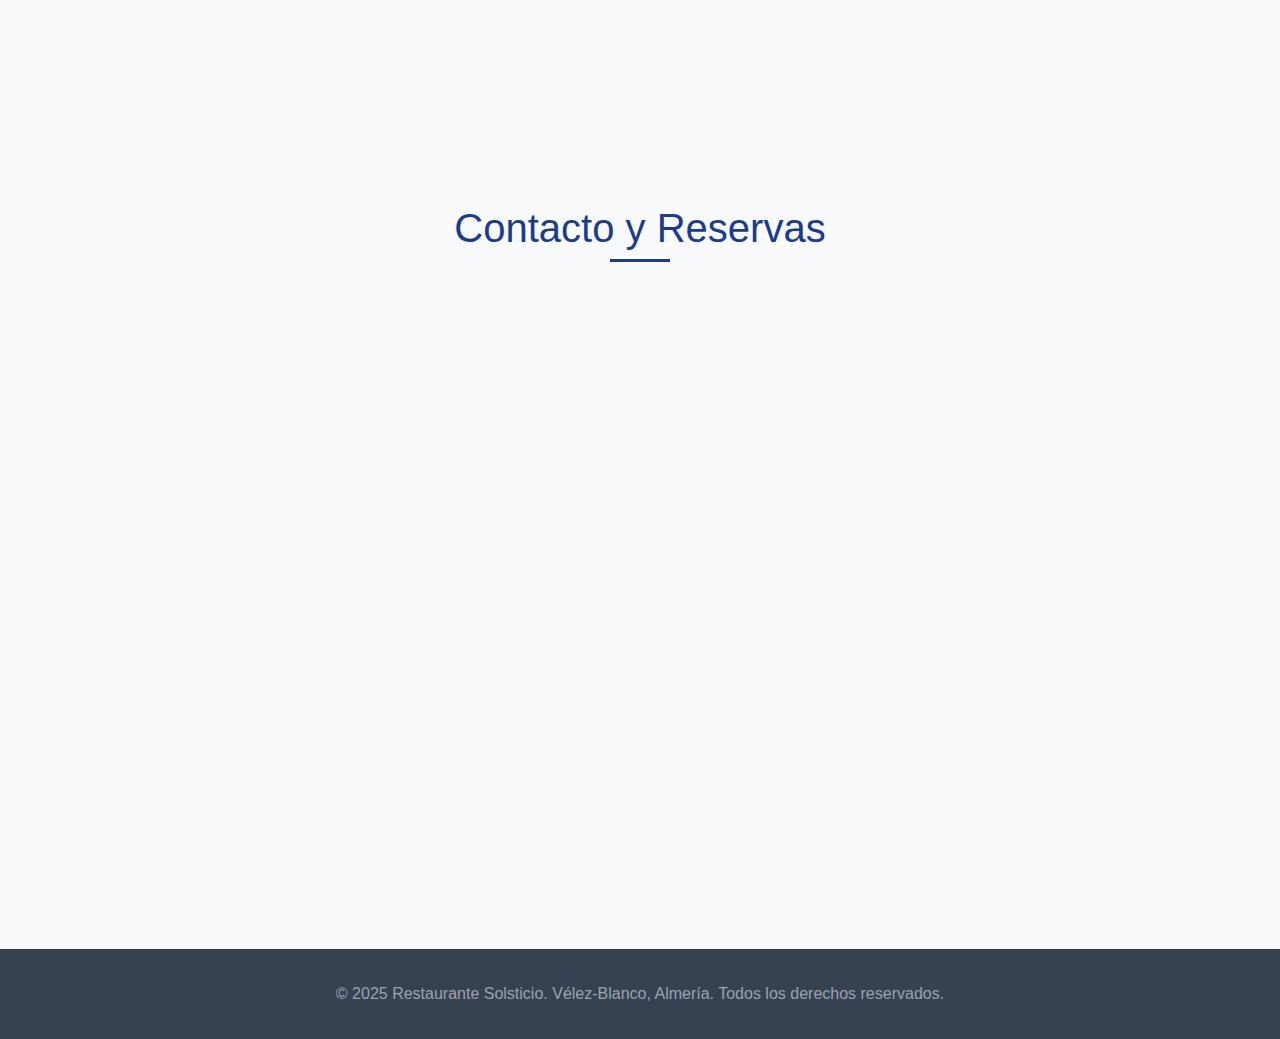
<file: webs/solsticio/index.html>
<!DOCTYPE html>
<html lang="es">
<head>
    <meta charset="UTF-8">
    <meta name="viewport" content="width=device-width, initial-scale=1.0">
    <title>Solsticio - Restaurante Mediterráneo | Vélez-Blanco, Almería</title>
    <link href="https://cdnjs.cloudflare.com/ajax/libs/bootstrap/5.3.0/css/bootstrap.min.css" rel="stylesheet">
    <link href="https://cdnjs.cloudflare.com/ajax/libs/font-awesome/6.0.0/css/all.min.css" rel="stylesheet">
    <link href="css/styles.css" rel="stylesheet">
</head>
<body>
    <!-- Navigation -->
    <nav class="navbar navbar-expand-lg fixed-top">
        <div class="container">
            <a class="navbar-brand" href="#inicio">Solsticio</a>
            <button class="navbar-toggler" type="button" data-bs-toggle="collapse" data-bs-target="#navbarNav">
                <span class="navbar-toggler-icon"></span>
            </button>
            <div class="collapse navbar-collapse" id="navbarNav">
                <ul class="navbar-nav ms-auto">
                    <li class="nav-item">
                        <a class="nav-link" href="#inicio">Inicio</a>
                    </li>
                    <li class="nav-item">
                        <a class="nav-link" href="#sobre-nosotros">Sobre Nosotros</a>
                    </li>
                    <li class="nav-item">
                        <a class="nav-link" href="#menu">Menú</a>
                    </li>
                    <li class="nav-item">
                        <a class="nav-link" href="#contacto">Contacto</a>
                    </li>
                </ul>
            </div>
        </div>
    </nav>

    <!-- Hero Section -->
    <section id="inicio" class="hero">
        <div class="hero-content">
            <h1>Solsticio</h1>
            <p>Sabores auténticos del Mediterráneo en el corazón de Los Vélez</p>
            <a href="#menu" class="btn btn-primary-custom">Descubre nuestro menú</a>
        </div>
    </section>

    <!-- About Section -->
    <section id="sobre-nosotros" class="section">
        <div class="container">
            <h2 class="section-title">Sobre Nosotros</h2>
            <div class="row">
                <div class="col-lg-8 mx-auto">
                    <div class="about-content">
                        <p class="lead">En Solsticio, celebramos la esencia de la cocina mediterránea en un entorno único, donde la tradición culinaria se encuentra con la innovación gastronómica.</p>
                        <p>Ubicados en el pintoresco pueblo de Vélez-Blanco, en pleno corazón de la comarca de Los Vélez, nuestro restaurante ofrece una experiencia gastronómica inolvidable con vistas espectaculares a la Sierra de María y el histórico Castillo de los Fajardo.</p>
                        <p>Nuestro compromiso es ofrecer platos elaborados con ingredientes locales de la más alta calidad, trabajando directamente con productores de la comarca para garantizar la frescura y autenticidad de cada preparación.</p>
                    </div>
                </div>
            </div>
            
            <div class="row mt-5">
                <div class="col-md-4">
                    <div class="feature-box">
                        <i class="fas fa-mountain"></i>
                        <h4>Terraza con Vistas</h4>
                        <p>Disfruta de una experiencia única en nuestra terraza con vistas panorámicas a la Sierra de María y el casco histórico de Vélez-Blanco.</p>
                    </div>
                </div>
                <div class="col-md-4">
                    <div class="feature-box">
                        <i class="fas fa-leaf"></i>
                        <h4>Productos Locales</h4>
                        <p>Trabajamos con productores locales de Los Vélez para garantizar ingredientes frescos y de temporada en cada plato.</p>
                    </div>
                </div>
                <div class="col-md-4">
                    <div class="feature-box">
                        <i class="fas fa-utensils"></i>
                        <h4>Cocina Mediterránea</h4>
                        <p>Nuestra carta refleja la auténtica tradición culinaria mediterránea con un toque contemporáneo y creativo.</p>
                    </div>
                </div>
            </div>
        </div>
    </section>

    <!-- Menu Section -->
    <section id="menu" class="section" style="background-color: #f8fafc;">
        <div class="container">
            <h2 class="section-title">Nuestro Menú</h2>
            <div class="row">
                <div class="col-lg-10 mx-auto">
                    <div class="menu-category">
                        <h3>Entrantes</h3>
                        <div class="menu-item">
                            <h5>Tabla de Quesos de Los Vélez</h5>
                            <p>Selección de quesos artesanales de la comarca con membrillo casero y frutos secos</p>
                        </div>
                        <div class="menu-item">
                            <h5>Gazpacho de Almendras</h5>
                            <p>Tradicional ajoblanco con uvas moscatel y almendras de Marchal</p>
                        </div>
                        <div class="menu-item">
                            <h5>Ensalada de Tomate Raf</h5>
                            <p>Con aceite de oliva virgen extra de la Sierra de María y sal de Torrevieja</p>
                        </div>
                    </div>

                    <div class="menu-category">
                        <h3>Platos Principales</h3>
                        <div class="menu-item">
                            <h5>Cordero Segureño al Horno</h5>
                            <p>Lento asado con hierbas aromáticas de la sierra y patatas panaderas</p>
                        </div>
                        <div class="menu-item">
                            <h5>Paella de Verduras de Temporada</h5>
                            <p>Arroz bomba con verduras frescas de nuestro huerto y azafrán de La Mancha</p>
                        </div>
                        <div class="menu-item">
                            <h5>Lubina a la Sal</h5>
                            <p>Pescado fresco del Mediterráneo con guarnición de verduras salteadas</p>
                        </div>
                        <div class="menu-item">
                            <h5>Migas Ruleras</h5>
                            <p>Tradicional plato de la comarca con chorizo, morcilla y pimientos</p>
                        </div>
                    </div>

                    <div class="menu-category">
                        <h3>Postres</h3>
                        <div class="menu-item">
                            <h5>Flan de Almendras</h5>
                            <p>Elaborado con almendras locales y caramelo de azúcar moreno</p>
                        </div>
                        <div class="menu-item">
                            <h5>Torrijas de Brioche</h5>
                            <p>Con helado de vainilla y coulis de frutos rojos</p>
                        </div>
                        <div class="menu-item">
                            <h5>Mousse de Chocolate</h5>
                            <p>Con aceite de oliva virgen extra y flor de sal</p>
                        </div>
                    </div>
                </div>
            </div>
        </div>
    </section>

    <!-- Contact Section -->
    <section id="contacto" class="section contact-section">
        <div class="container">
            <h2 class="section-title">Contacto y Reservas</h2>
            <div class="row">
                <div class="col-lg-6 mb-4">
                    <div class="contact-info">
                        <h4>Información de Contacto</h4>
                        <p><i class="fas fa-map-marker-alt"></i> Plaza del Ayuntamiento, 8, 02400 Vélez-Blanco, Almería</p>
                        <p><i class="fas fa-phone"></i> +34 950 123 456</p>
                        <p><i class="fas fa-envelope"></i> reservas@solsticio.es</p>
                        <p><i class="fas fa-instagram"></i> @solsticio_velezblanco</p>
                        
                        <div class="mt-4">
                            <h4>Reservas</h4>
                            <p>Recomendamos hacer reserva previa, especialmente para nuestra terraza con vistas. Puedes contactarnos por teléfono o WhatsApp.</p>
                            <p><strong>Grupos de más de 8 personas:</strong> Consultar menú especial</p>
                        </div>
                    </div>
                </div>
                <div class="col-lg-6">
                    <div class="hours-table">
                        <table class="table table-striped mb-0">
                            <thead>
                                <tr>
                                    <th colspan="2">Horarios de Apertura</th>
                                </tr>
                            </thead>
                            <tbody>
                                <tr>
                                    <td><strong>Lunes</strong></td>
                                    <td>Cerrado</td>
                                </tr>
                                <tr>
                                    <td><strong>Martes - Jueves</strong></td>
                                    <td>13:00 - 16:00<br>20:00 - 23:30</td>
                                </tr>
                                <tr>
                                    <td><strong>Viernes - Sábado</strong></td>
                                    <td>13:00 - 16:00<br>20:00 - 00:00</td>
                                </tr>
                                <tr>
                                    <td><strong>Domingo</strong></td>
                                    <td>13:00 - 16:30</td>
                                </tr>
                            </tbody>
                        </table>
                    </div>
                    
                    <div class="contact-info mt-4">
                        <h4>Ubicación</h4>
                        <p>En el corazón del casco histórico de Vélez-Blanco, a pocos metros del Castillo de los Fajardo y con fácil acceso desde la A-317.</p>
                        <p><strong>Aparcamiento:</strong> Disponible en las proximidades del restaurante</p>
                    </div>
                </div>
            </div>
        </div>
    </section>

    <!-- Footer -->
    <footer class="footer">
        <div class="container">
            <p>&copy; 2025 Restaurante Solsticio. Vélez-Blanco, Almería. Todos los derechos reservados.</p>
        </div>
    </footer>

    <script src="https://cdnjs.cloudflare.com/ajax/libs/bootstrap/5.3.0/js/bootstrap.bundle.min.js"></script>
    <script src="js/script.js"></script>
</body>
</html>
</file>
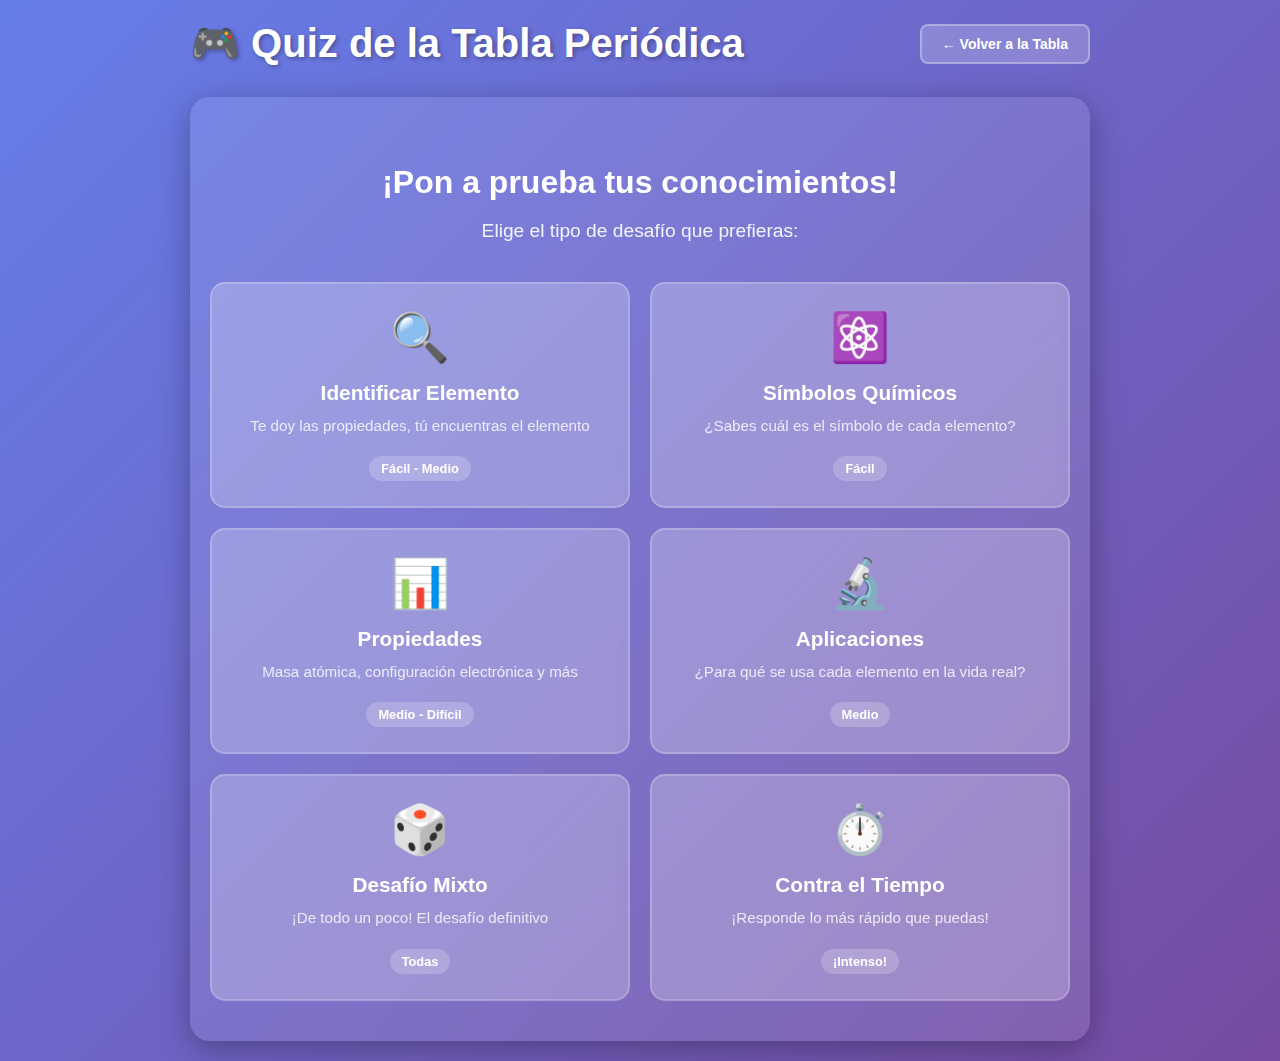
<file: projects/tabla-periodica/quiz.html>
<!DOCTYPE html>
<html lang="es">
<head>
    <meta charset="UTF-8">
    <meta name="viewport" content="width=device-width, initial-scale=1.0">
    <title>Quiz - Tabla Periódica Interactiva</title>
    <link rel="stylesheet" href="css/quiz-styles.css">
</head>
<body>
    <div class="container">
        <header class="quiz-header">
            <h1>🎮 Quiz de la Tabla Periódica</h1>
            <button id="volverTabla" class="btn-volver">← Volver a la Tabla</button>
        </header>

        <!-- Pantalla de inicio -->
        <div id="pantallaInicio" class="pantalla activa">
            <div class="bienvenida">
                <h2>¡Pon a prueba tus conocimientos!</h2>
                <p>Elige el tipo de desafío que prefieras:</p>
                
                <div class="modos-juego">
                    <div class="modo-card" data-modo="identificar">
                        <div class="modo-icon">🔍</div>
                        <h3>Identificar Elemento</h3>
                        <p>Te doy las propiedades, tú encuentras el elemento</p>
                        <div class="dificultad">Fácil - Medio</div>
                    </div>
                    
                    <div class="modo-card" data-modo="simbolos">
                        <div class="modo-icon">⚛️</div>
                        <h3>Símbolos Químicos</h3>
                        <p>¿Sabes cuál es el símbolo de cada elemento?</p>
                        <div class="dificultad">Fácil</div>
                    </div>
                    
                    <div class="modo-card" data-modo="propiedades">
                        <div class="modo-icon">📊</div>
                        <h3>Propiedades</h3>
                        <p>Masa atómica, configuración electrónica y más</p>
                        <div class="dificultad">Medio - Difícil</div>
                    </div>
                    
                    <div class="modo-card" data-modo="aplicaciones">
                        <div class="modo-icon">🔬</div>
                        <h3>Aplicaciones</h3>
                        <p>¿Para qué se usa cada elemento en la vida real?</p>
                        <div class="dificultad">Medio</div>
                    </div>
                    
                    <div class="modo-card" data-modo="mezclado">
                        <div class="modo-icon">🎲</div>
                        <h3>Desafío Mixto</h3>
                        <p>¡De todo un poco! El desafío definitivo</p>
                        <div class="dificultad">Todas</div>
                    </div>
                    
                    <div class="modo-card" data-modo="cronometro">
                        <div class="modo-icon">⏱️</div>
                        <h3>Contra el Tiempo</h3>
                        <p>¡Responde lo más rápido que puedas!</p>
                        <div class="dificultad">¡Intenso!</div>
                    </div>
                </div>
            </div>
        </div>

        <!-- Pantalla de configuración -->
        <div id="pantallaConfig" class="pantalla">
            <div class="configuracion">
                <h2>Configurar Quiz</h2>
                
                <div class="config-group">
                    <label for="numPreguntas">Número de preguntas:</label>
                    <select id="numPreguntas">
                        <option value="5">5 preguntas</option>
                        <option value="10" selected>10 preguntas</option>
                        <option value="15">15 preguntas</option>
                        <option value="20">20 preguntas</option>
                    </select>
                </div>
                
                <div class="config-group" id="configTiempo" style="display: none;">
                    <label for="tiempoPregunta">Tiempo por pregunta:</label>
                    <select id="tiempoPregunta">
                        <option value="10">10 segundos</option>
                        <option value="15" selected>15 segundos</option>
                        <option value="20">20 segundos</option>
                        <option value="30">30 segundos</option>
                    </select>
                </div>
                
                <div class="config-group">
                    <label for="dificultad">Elementos a incluir:</label>
                    <select id="dificultad">
                        <option value="basicos">Básicos (primeros 20)</option>
                        <option value="comunes" selected>Comunes (primeros 54)</option>
                        <option value="todos">Todos los elementos</option>
                        <option value="metales">Solo metales</option>
                        <option value="no-metales">Solo no metales</option>
                    </select>
                </div>
                
                <div class="botones-config">
                    <button id="empezarQuiz" class="btn-empezar">🚀 ¡Empezar Quiz!</button>
                    <button id="volverInicio" class="btn-secundario">← Cambiar modo</button>
                </div>
            </div>
        </div>

        <!-- Pantalla de juego -->
        <div id="pantallaJuego" class="pantalla">
            <div class="game-header">
                <div class="progreso">
                    <span id="preguntaActual">1</span> / <span id="totalPreguntas">10</span>
                </div>
                <div id="cronometro" class="cronometro" style="display: none;">
                    <span id="tiempo">15</span>s
                </div>
                <div class="puntuacion">
                    Puntos: <span id="puntos">0</span>
                </div>
            </div>
            
            <div class="pregunta-container">
                <div id="pregunta" class="pregunta"></div>
                <div id="pista" class="pista"></div>
                
                <div id="opcionesContainer" class="opciones-container">
                    <!-- Las opciones se generan dinámicamente -->
                </div>
                
                <div id="retroalimentacion" class="retroalimentacion"></div>
                
                <button id="siguientePregunta" class="btn-siguiente" style="display: none;">
                    Siguiente →
                </button>
            </div>
        </div>

        <!-- Pantalla de resultados -->
        <div id="pantallaResultados" class="pantalla">
            <div class="resultados">
                <h2>🎉 ¡Quiz Completado!</h2>
                
                <div class="puntuacion-final">
                    <div class="puntos-grandes">
                        <span id="puntosFinal">0</span> / <span id="puntosMaximo">100</span>
                    </div>
                    <div class="porcentaje">
                        <span id="porcentaje">0</span>%
                    </div>
                </div>
                
                <div id="medalla" class="medalla">
                    <div class="medalla-icon">🥇</div>
                    <div class="medalla-texto">¡Excelente!</div>
                </div>
                
                <div class="estadisticas">
                    <div class="stat">
                        <span class="stat-number" id="correctas">0</span>
                        <span class="stat-label">Correctas</span>
                    </div>
                    <div class="stat">
                        <span class="stat-number" id="incorrectas">0</span>
                        <span class="stat-label">Incorrectas</span>
                    </div>
                    <div class="stat" id="tiempoTotal" style="display: none;">
                        <span class="stat-number" id="tiempoFinal">0</span>
                        <span class="stat-label">Segundos</span>
                    </div>
                </div>
                
                <div id="resumenRespuestas" class="resumen-respuestas">
                    <!-- Se llena dinámicamente -->
                </div>
                
                <div class="botones-finales">
                    <button id="jugarOtravez" class="btn-empezar">🔄 Jugar otra vez</button>
                    <button id="volverMenu" class="btn-secundario">📚 Cambiar modo</button>
                    <button id="volverTablaFinal" class="btn-secundario">← Volver a la Tabla</button>
                </div>
            </div>
        </div>
    </div>

    <script src="js/quiz-script.js"></script>
</body>
</html>
</file>
<file: css/style.css>
@import url(media.css);
@import url(skills.css);
@import url(educacion.css);
@import url(portfolio.css);
@import url(contacto.css);

/* Estilos generales */

:root {
  --color-bg: #251e47;
  --color-accent1: #e085bc;
  --color-accent2: #1ee0a1;
  --color-accent3: #2e53b0;
  --color-accent4: #00a6cb;
  --font: "Fira Code", monospace;
}

* {
  margin: 0;
  padding: 0;
  box-sizing: border-box;
}

body {
  font-family: var(--font);
  background-color: var(--color-bg);
  color: white;
}

.container {
  display: flex;
  min-height: 100vh;
  max-width: none !important;
  padding: 0 !important;
  margin: 0 !important;
}

.sidebar {
  width: 250px;
  background-color: var(--color-accent3);
  padding: 2rem 1rem;
  display: flex;
  flex-direction: column;
  align-items: center;
  justify-content: center;
  position: fixed;
  height: 100vh;
  left: 0;
  top: 0;
  z-index: 1000;
}

.logo .placeholder-img {
  width: 120px;
  height: 120px;
  background-color: var(--color-accent1);
  border-radius: 50%;
  margin-bottom: 2rem;
  border: var(--color-accent1) 3px solid;
}

.menu {
  display: flex;
  flex-direction: column;
  gap: 1rem;
  width: 100%;
}

.menu a {
  color: white;
  text-decoration: none;
  text-align: center;
  padding: 0.5rem;
  border-radius: 4px;
  transition: all 0.3s;
}

.menu a:hover {
  background-color: var(--color-accent2);
  color: var(--color-bg);
}

.menu a.active {
  background-color: var(--color-accent1);
  color: var(--color-bg);
}

.content {
  margin-left: 250px;
  padding: 0 5%;
  flex: 1;
  scroll-behavior: smooth;
  width: calc(100% - 250px);
}

section {
  min-height: 100vh;
  display: flex;
  flex-direction: column;
  justify-content: center;
  margin-bottom: 5rem;
}

h1 {
  color: var(--color-accent1);
  font-size: 4rem;
  text-transform: uppercase;
  margin: 2% 0;
}

h2 {
  color: var(--color-accent2);
  font-size: 3rem;
  margin: 1.5% 0;
}

h3 {
  color: var(--color-accent4);
  font-size: 1.5rem;
  margin: 1% 0;
}

p {
  margin: 1rem 0;
}

.link {
  text-decoration: none;
  color: var(--color-accent1);
}

hr {
  margin: 1rem 0;
}

.social {
  width: 400px;
  display: flex;
  justify-content: space-around;
  gap: 1vw;
  align-items: center;
  margin: 1rem 0;
}

.social img {
  width: 50px;
  height: auto;
  transition: transform 0.2s;
}

.social img:hover {
  transform: scale(1.15);
  filter: drop-shadow(0 0 5px white);
}

/* Botones */
.btn-base {
  background-color: var(--color-accent2);
  color: var(--color-bg);
  font-weight: 600;
  font-size: 1rem;
  text-align: center;
  padding: 0.5rem;
  border-radius: 4px;
  border: none;
  transition: all 0.3s;
  cursor: pointer;
  width: 200px;
  max-width: 100%;
  margin: 1% 0;
}

.btn-base:hover {
  background-color: var(--color-accent1);
  color: white;
}

.footer {
  display: flex;
  flex-wrap: wrap;
  justify-content: start;
  align-items: center;
  padding: 2% 0;
  margin-top: 0;
  gap: 1rem;
}

.footer-images {
  display: flex;
  gap: 1rem;
  align-items: center;
}

.footer img {
  width: 40px;
  height: 40px;
  margin: 0;
}

.footer p {
  width: 100%;
  text-align: start;
  margin-top: 1rem;
  font-size: 0.8rem;
}

/* Menu hamburguesa */
.hamburger-btn {
  position: fixed;
  top: 20px;
  right: 20px;
  z-index: 1002;
  display: none;
  background: var(--color-accent3);
  border: none;
  border-radius: 8px;
  padding: 12px;
  cursor: pointer;
  transition: all 0.3s ease;
  box-shadow: 0 4px 12px rgba(0, 0, 0, 0.3);
  width: auto;
  height: auto;
}

/* Avatar móvil en la sección home */
.mobile-avatar-home {
  display: none;
  text-align: left;
  margin-bottom: 1rem;
  margin-top: -1rem;
}

.mobile-avatar-home img {
  width: 120px;
  height: 120px;
  border-radius: 50%;
  border: 3px solid var(--color-accent1);
  box-shadow: 0 4px 12px rgba(0, 0, 0, 0.3);
}

.hamburger-btn:hover {
  background: var(--color-accent2);
  transform: scale(1.05);
}

.hamburger-btn span {
  display: block;
  width: 25px;
  height: 3px;
  background: white;
  margin: 5px 0;
  transition: all 0.3s ease;
  border-radius: 2px;
}

.hamburger-btn.active span:nth-child(1) {
  transform: rotate(45deg) translate(8px, 8px);
}

.hamburger-btn.active span:nth-child(2) {
  opacity: 0;
}

.hamburger-btn.active span:nth-child(3) {
  transform: rotate(-45deg) translate(8px, -8px);
}

.menu-overlay {
  position: fixed;
  top: 0;
  left: 0;
  width: 100%;
  height: 100%;
  background: rgba(37, 30, 71, 0.95);
  backdrop-filter: blur(10px);
  z-index: 1001;
  display: none;
  opacity: 0;
  transition: opacity 0.3s ease;
}

.menu-overlay.active {
  display: block;
  opacity: 1;
}

.mobile-menu {
  position: fixed;
  top: 0;
  left: 0;
  width: 100%;
  height: 100%;
  background: var(--color-accent3);
  z-index: 1001;
  display: none;
  flex-direction: column;
  align-items: center;
  justify-content: center;
  transform: translateY(-100%);
  transition: transform 0.3s ease;
  padding: 2rem;
}

.mobile-menu.active {
  display: flex;
  transform: translateY(0);
}

.mobile-menu .mobile-nav {
  display: flex;
  flex-direction: column;
  gap: 1.5rem;
  width: 100%;
  max-width: 300px;
}

.mobile-menu .mobile-nav a {
  color: white;
  text-decoration: none;
  text-align: center;
  padding: 1rem;
  border-radius: 8px;
  transition: all 0.3s;
  font-size: 1.1rem;
  font-weight: 500;
}

.mobile-menu .mobile-nav a:hover {
  background-color: var(--color-accent2);
  color: var(--color-bg);
  transform: translateY(-2px);
}

.mobile-menu .mobile-nav a.active {
  background-color: var(--color-accent1);
  color: var(--color-bg);
}

/* Media queries */
@media screen and (max-width: 768px) {
  .hamburger-btn {
    display: block !important;
    visibility: visible !important;
    opacity: 1 !important;
  }

  .mobile-avatar-home {
    display: block !important;
  }

  .mobile-avatar-home img {
    width: 140px;
    height: 140px;
  }

  .sidebar {
    display: none !important;
  }

  .content {
    margin-left: 0 !important;
    width: 100% !important;
    scroll-behavior: auto !important;
  }

  .footer {
    flex-direction: column !important;
    text-align: center !important;
    gap: 1.5rem !important;
    padding: 2rem 1rem !important;
    align-items: center !important;
  }

  .footer h3 {
    order: 1;
    width: 100% !important;
    margin: 0 !important;
    font-size: 1.1rem !important;
    color: var(--color-accent4) !important;
  }

  .footer .footer-images {
    order: 2;
    display: flex !important;
    justify-content: center !important;
    gap: 1.2rem !important;
    width: 100% !important;
    margin: 0 !important;
    flex-wrap: wrap !important;
  }

  .footer img {
    width: 35px !important;
    height: 35px !important;
    transition: transform 0.2s ease !important;
  }

  .footer img:hover {
    transform: scale(1.1) !important;
  }

  .footer p {
    order: 3;
    width: 100% !important;
    text-align: center !important;
    margin: 0 !important;
    font-size: 0.9rem !important;
    color: #ccc !important;
  }

  .social img:hover {
    transform: none !important;
    filter: none !important;
  }

  .btn-base:hover {
    transform: none !important;
  }

  .mobile-menu .mobile-nav a:hover {
    transform: none !important;
  }

  * {
    transition: none !important;
  }

  .hamburger-btn,
  .hamburger-btn span,
  .mobile-menu,
  .menu-overlay {
    transition: all 0.3s ease !important;
  }
}

@media screen and (min-width: 481px) and (max-width: 768px) {
  .hamburger-btn:hover {
    transition: background-color 0.2s ease !important;
  }
}

@media screen and (min-width: 769px) {
  .hamburger-btn {
    display: none !important;
  }
}

@media screen and (max-width: 768px) {
  html {
    scroll-behavior: auto !important;
  }

  * {
    will-change: auto !important;
  }

  .hamburger-btn.active span:nth-child(1) {
    transform: rotate(45deg) translate(8px, 8px) !important;
  }

  .hamburger-btn.active span:nth-child(3) {
    transform: rotate(-45deg) translate(8px, -8px) !important;
  }
}
</file>
<file: projects/neon-arcade/css/styles.css>
@import url('https://fonts.googleapis.com/css2?family=Orbitron:wght@400;700;900&family=Share+Tech+Mono&display=swap');

:root {
    --neon-cyan: #00ffff;
    --neon-magenta: #ff00ff;
    --neon-yellow: #ffff00;
    --neon-green: #00ff00;
    --neon-orange: #ff6600;
    --neon-purple: #9900ff;
    --dark-bg: #0a0a0a;
    --darker-bg: #050505;
    --grid-color: #1a1a2e;
}

* {
    margin: 0;
    padding: 0;
    box-sizing: border-box;
}

body {
    font-family: 'Orbitron', monospace;
    background: 
        radial-gradient(circle at 20% 80%, rgba(0, 255, 255, 0.1) 0%, transparent 50%),
        radial-gradient(circle at 80% 20%, rgba(255, 0, 255, 0.1) 0%, transparent 50%),
        linear-gradient(135deg, var(--dark-bg) 0%, var(--darker-bg) 50%, var(--dark-bg) 100%);
    color: var(--neon-cyan);
    min-height: 100vh;
    overflow-x: hidden;
    position: relative;
}

body::before {
    content: '';
    position: fixed;
    top: 0;
    left: 0;
    width: 100%;
    height: 100%;
    background: 
        repeating-linear-gradient(
            0deg,
            transparent,
            transparent 2px,
            rgba(0, 255, 255, 0.02) 2px,
            rgba(0, 255, 255, 0.02) 4px
        );
    pointer-events: none;
    z-index: 1;
}

.neon-enabled {
    --neon-glow: 0 0 5px currentColor, 0 0 10px currentColor, 0 0 15px currentColor, 0 0 20px currentColor;
    --neon-border: 2px solid currentColor;
    --neon-text-shadow: 0 0 5px currentColor, 0 0 10px currentColor, 0 0 15px currentColor;
}

.neon-disabled {
    --neon-glow: none;
    --neon-border: 2px solid #444;
    --neon-text-shadow: none;
}

.header {
    text-align: center;
    padding: 60px 20px 40px 20px;
    background: linear-gradient(90deg, var(--neon-magenta), var(--neon-cyan), var(--neon-yellow), var(--neon-green));
    background-clip: text;
    -webkit-background-clip: text;
    -webkit-text-fill-color: transparent;
    position: relative;
    z-index: 2;
}

.header::before {
    content: '';
    position: absolute;
    top: 0;
    left: 50%;
    transform: translateX(-50%);
    width: 120%;
    height: 100%;
    background: 
        radial-gradient(ellipse at center top, rgba(0, 255, 255, 0.15) 0%, transparent 60%),
        radial-gradient(ellipse at center bottom, rgba(255, 0, 255, 0.15) 0%, transparent 60%);
    pointer-events: none;
    z-index: -1;
}

.header h1 {
    font-size: 5rem;
    font-weight: 900;
    text-shadow: 
        0 0 5px currentColor,
        0 0 10px currentColor,
        0 0 15px currentColor,
        0 0 20px var(--neon-magenta),
        0 0 35px var(--neon-magenta),
        0 0 40px var(--neon-magenta),
        0 0 50px var(--neon-orange);
    margin-bottom: 15px;
    animation: titlePulse 3s ease-in-out infinite;
    letter-spacing: 12px;
    -webkit-text-stroke: 2px rgba(238, 255, 0, 0.5);
    position: relative;
}

.header h1::after {
    content: 'NEON ARCADE';
    position: absolute;
    top: 0;
    left: 0;
    background: linear-gradient(45deg, var(--neon-purple), var(--neon-orange));
    background-clip: text;
    -webkit-background-clip: text;
    -webkit-text-fill-color: transparent;
    opacity: 0.3;
    animation: glitch 4s infinite;
}

.header p {
    font-size: 1.4rem;
    color: var(--neon-green);
    text-shadow: var(--neon-text-shadow);
    font-family: 'Share Tech Mono', monospace;
    letter-spacing: 4px;
    animation: subtitleGlow 2s ease-in-out infinite alternate;
}

.neon-control {
    margin-top: 2vh;
    display: flex;
    justify-content: flex-end;
    padding: 0 50px 20px 50px;
    z-index: 2;
    position: relative;
}

.neon-toggle {
    background: rgba(0, 0, 0, 0.8);
    border: var(--neon-border);
    color: var(--neon-cyan);
    padding: 12px 25px;
    font-family: 'Share Tech Mono', monospace;
    font-weight: 700;
    cursor: pointer;
    text-transform: uppercase;
    box-shadow: var(--neon-glow);
    transition: all 0.3s ease;
    backdrop-filter: blur(10px);
    position: relative;
    overflow: hidden;
}

.neon-toggle::before {
    content: '';
    position: absolute;
    top: 0;
    left: -100%;
    width: 100%;
    height: 100%;
    background: linear-gradient(90deg, transparent, rgba(255, 255, 0, 0.2), transparent);
    transition: left 0.5s ease;
}

.neon-toggle:hover::before {
    left: 100%;
}

.neon-toggle:hover {
    background: rgba(255, 255, 0, 0.1);
    transform: scale(1.05);
    box-shadow: 0 0 30px var(--neon-yellow);
}

.game-grid {
    display: grid;
    grid-template-columns: repeat(auto-fit, minmax(350px, 1fr));
    gap: 40px;
    padding: 30px 50px 50px 50px;
    max-width: 1400px;
    margin: 0 auto;
    z-index: 2;
    position: relative;
}

.game-card {
    background: 
        linear-gradient(135deg, rgba(0, 0, 0, 0.9) 0%, rgba(20, 20, 40, 0.8) 100%);
    border: var(--neon-border);
    padding: 40px;
    text-align: center;
    cursor: pointer;
    transition: all 0.4s cubic-bezier(0.4, 0, 0.2, 1);
    box-shadow: var(--neon-glow);
    position: relative;
    overflow: hidden;
    backdrop-filter: blur(10px);
    transform-style: preserve-3d;
}

.game-card::before {
    content: '';
    position: absolute;
    top: 0;
    left: -100%;
    width: 100%;
    height: 100%;
    background: linear-gradient(90deg, transparent, rgba(0, 255, 255, 0.1), transparent);
    transition: left 0.8s ease;
}

.game-card:hover::before {
    left: 100%;
}

.game-card:hover {
    transform: translateY(-15px) rotateX(5deg);
    box-shadow: 
        0 0 30px var(--neon-cyan),
        0 0 60px rgba(0, 255, 255, 0.3),
        0 15px 30px rgba(0, 0, 0, 0.4);
    border-color: var(--neon-magenta);
}

.game-card h3 {
    color: var(--neon-magenta);
    margin-bottom: 20px;
    font-size: 1.8rem;
    text-shadow: var(--neon-text-shadow);
    letter-spacing: 2px;
    transition: all 0.3s ease;
}

.game-card:hover h3 {
    color: var(--neon-yellow);
    transform: scale(1.1);
}

.game-card i {
    font-size: 4rem;
    color: var(--neon-cyan);
    margin-bottom: 25px;
    filter: drop-shadow(var(--neon-glow));
    transition: all 0.4s ease;
    animation: iconFloat 3s ease-in-out infinite;
}

.game-card:hover i {
    color: var(--neon-yellow);
    transform: scale(1.2) rotateY(360deg);
    filter: drop-shadow(0 0 20px var(--neon-yellow));
}

.game-card p {
    color: var(--neon-green);
    font-family: 'Share Tech Mono', monospace;
    letter-spacing: 1px;
    opacity: 0.8;
    transition: all 0.3s ease;
}

.game-card:hover p {
    opacity: 1;
    color: var(--neon-cyan);
}

.game-area {
    display: none;
    padding: 40px;
    max-width: 900px;
    margin: 0 auto;
    z-index: 2;
    position: relative;
}

.game-area.active {
    display: block;
    animation: gameAppear 0.5s ease-out;
}

.back-btn {
    background: rgba(0, 0, 0, 0.8);
    border: var(--neon-border);
    color: var(--neon-yellow);
    padding: 15px 30px;
    font-family: 'Share Tech Mono', monospace;
    cursor: pointer;
    margin-bottom: 30px;
    box-shadow: var(--neon-glow);
    transition: all 0.3s ease;
    backdrop-filter: blur(10px);
    position: relative;
    overflow: hidden;
}

.back-btn::before {
    content: '';
    position: absolute;
    top: 0;
    left: -100%;
    width: 100%;
    height: 100%;
    background: linear-gradient(90deg, transparent, rgba(255, 255, 0, 0.2), transparent);
    transition: left 0.5s ease;
}

.back-btn:hover::before {
    left: 100%;
}

.back-btn:hover {
    background: rgba(255, 255, 0, 0.15);
    transform: scale(1.05);
    box-shadow: 0 0 25px var(--neon-yellow);
}

/* Tres en Raya */
.tic-tac-toe {
    display: grid;
    grid-template-columns: repeat(3, 1fr);
    gap: 8px;
    max-width: 450px;
    margin: 0 auto;
    background: var(--neon-cyan);
    padding: 8px;
    box-shadow: var(--neon-glow);
    border: 3px solid var(--neon-cyan);
}

.tic-cell {
    width: 140px;
    height: 140px;
    background: linear-gradient(135deg, var(--dark-bg) 0%, rgba(10, 10, 30, 1) 100%);
    border: 2px solid rgba(0, 255, 255, 0.3);
    font-size: 4rem;
    color: var(--neon-green);
    font-family: 'Orbitron', monospace;
    font-weight: 700;
    cursor: pointer;
    transition: all 0.3s ease;
    position: relative;
    overflow: hidden;
}

.tic-cell::before {
    content: '';
    position: absolute;
    top: 50%;
    left: 50%;
    width: 0;
    height: 0;
    background: radial-gradient(circle, rgba(255, 0, 255, 0.2) 0%, transparent 70%);
    transform: translate(-50%, -50%);
    transition: all 0.3s ease;
}

.tic-cell:hover::before {
    width: 200%;
    height: 200%;
}

.tic-cell:hover {
    background: linear-gradient(135deg, rgba(20, 20, 40, 1) 0%, rgba(40, 10, 40, 1) 100%);
    box-shadow: inset 0 0 30px rgba(255, 0, 255, 0.3);
    border-color: var(--neon-magenta);
    transform: scale(1.05);
}

/* Piedra Papel Tijera */
.rps-choices {
    display: flex;
    justify-content: center;
    gap: 40px;
    margin: 40px 0;
    flex-wrap: wrap;
}

.rps-btn {
    width: 150px;
    height: 150px;
    background: linear-gradient(135deg, rgba(0, 0, 0, 0.9) 0%, rgba(20, 20, 40, 0.8) 100%);
    border: var(--neon-border);
    color: var(--neon-cyan);
    font-size: 5rem;
    cursor: pointer;
    transition: all 0.4s cubic-bezier(0.4, 0, 0.2, 1);
    box-shadow: var(--neon-glow);
    position: relative;
    overflow: hidden;
    backdrop-filter: blur(10px);
    display: flex;
    align-items: center;
    justify-content: center;
}

.rps-btn::before {
    content: '';
    position: absolute;
    top: 50%;
    left: 50%;
    width: 0;
    height: 0;
    background: radial-gradient(circle, rgba(0, 255, 255, 0.2) 0%, transparent 70%);
    transform: translate(-50%, -50%);
    transition: all 0.4s ease;
}

.rps-btn:hover::before {
    width: 300%;
    height: 300%;
}

.rps-btn:hover {
    background: linear-gradient(135deg, rgba(0, 255, 255, 0.1) 0%, rgba(0, 100, 100, 0.2) 100%);
    transform: scale(1.15) rotateY(10deg);
    box-shadow: 0 0 40px var(--neon-cyan);
    filter: brightness(1.3);
}

.rps-result {
    text-align: center;
    margin: 40px 0;
    padding: 30px;
    border: var(--neon-border);
    color: var(--neon-yellow);
    background: linear-gradient(135deg, rgba(0, 0, 0, 0.8) 0%, rgba(20, 20, 40, 0.6) 100%);
    box-shadow: var(--neon-glow);
    backdrop-filter: blur(15px);
    font-family: 'Share Tech Mono', monospace;
    font-size: 1.2rem;
    letter-spacing: 2px;
}

/* Memorama */
.memory-grid {
    display: grid;
    grid-template-columns: repeat(4, 1fr);
    gap: 15px;
    max-width: 450px;
    margin: 30px auto;
    padding: 25px;
    background: linear-gradient(135deg, rgba(0, 0, 0, 0.9) 0%, rgba(20, 20, 40, 0.8) 100%);
    border: var(--neon-border);
    box-shadow: var(--neon-glow);
    backdrop-filter: blur(10px);
}

.memory-card {
    width: 90px;
    height: 90px;
    background: linear-gradient(135deg, var(--dark-bg) 0%, rgba(10, 10, 30, 1) 100%);
    border: 2px solid var(--neon-green);
    font-size: 3rem;
    color: var(--neon-magenta);
    font-family: 'Orbitron', monospace;
    font-weight: 700;
    cursor: pointer;
    transition: all 0.4s cubic-bezier(0.4, 0, 0.2, 1);
    display: flex;
    align-items: center;
    justify-content: center;
    position: relative;
    overflow: hidden;
    transform-style: preserve-3d;
}

.memory-card::before {
    content: '';
    position: absolute;
    top: 50%;
    left: 50%;
    width: 0;
    height: 0;
    background: radial-gradient(circle, rgba(0, 255, 0, 0.2) 0%, transparent 70%);
    transform: translate(-50%, -50%);
    transition: all 0.3s ease;
}

.memory-card:hover::before {
    width: 200%;
    height: 200%;
}

.memory-card:hover {
    background: linear-gradient(135deg, rgba(20, 40, 20, 1) 0%, rgba(10, 30, 10, 1) 100%);
    transform: scale(1.1) rotateY(10deg);
    box-shadow: 0 0 25px var(--neon-green);
}

.memory-card.flipped {
    background: linear-gradient(135deg, rgba(40, 20, 40, 0.8) 0%, rgba(60, 10, 60, 0.6) 100%);
    box-shadow: 0 0 30px var(--neon-magenta);
    transform: rotateY(180deg) scale(1.05);
}

.memory-card.matched {
    background: linear-gradient(135deg, rgba(20, 40, 40, 0.8) 0%, rgba(10, 60, 60, 0.6) 100%);
    box-shadow: 0 0 30px var(--neon-cyan);
    cursor: default;
    animation: matchedPulse 1s ease-in-out;
}

.score-board {
    text-align: center;
    margin: 30px 0;
    padding: 25px;
    border: var(--neon-border);
    color: var(--neon-yellow);
    background: linear-gradient(135deg, rgba(0, 0, 0, 0.8) 0%, rgba(20, 20, 40, 0.6) 100%);
    box-shadow: var(--neon-glow);
    backdrop-filter: blur(15px);
    font-family: 'Share Tech Mono', monospace;
    letter-spacing: 2px;
}

.reset-btn {
    background: rgba(0, 0, 0, 0.8);
    border: var(--neon-border);
    color: var(--neon-green);
    padding: 18px 35px;
    font-family: 'Share Tech Mono', monospace;
    font-weight: 700;
    cursor: pointer;
    margin: 20px 10px;
    box-shadow: var(--neon-glow);
    transition: all 0.3s ease;
    backdrop-filter: blur(10px);
    position: relative;
    overflow: hidden;
    text-transform: uppercase;
    letter-spacing: 2px;
}

.reset-btn::before {
    content: '';
    position: absolute;
    top: 0;
    left: -100%;
    width: 100%;
    height: 100%;
    background: linear-gradient(90deg, transparent, rgba(0, 255, 0, 0.2), transparent);
    transition: left 0.5s ease;
}

.reset-btn:hover::before {
    left: 100%;
}

.reset-btn:hover {
    background: rgba(0, 255, 0, 0.15);
    transform: scale(1.05);
    box-shadow: 0 0 30px var(--neon-green);
}

.game-title {
    text-align: center;
    color: var(--neon-cyan);
    font-size: 3rem;
    margin-bottom: 40px;
    text-shadow: var(--neon-text-shadow);
    letter-spacing: 4px;
    animation: titleGlow 2s ease-in-out infinite alternate;
}

/* Animaciones */
@keyframes titlePulse {
    0%, 100% { 
        opacity: 1; 
        transform: scale(1);
    }
    50% { 
        opacity: 0.8; 
        transform: scale(1.02);
    }
}

@keyframes subtitleGlow {
    from { 
        text-shadow: 0 0 5px var(--neon-green), 0 0 10px var(--neon-green);
    }
    to { 
        text-shadow: 0 0 10px var(--neon-green), 0 0 20px var(--neon-green), 0 0 30px var(--neon-green);
    }
}

@keyframes titleGlow {
    from { 
        text-shadow: 0 0 5px var(--neon-cyan), 0 0 10px var(--neon-cyan);
    }
    to { 
        text-shadow: 0 0 10px var(--neon-cyan), 0 0 20px var(--neon-cyan), 0 0 30px var(--neon-cyan);
    }
}

@keyframes iconFloat {
    0%, 100% { transform: translateY(0px); }
    50% { transform: translateY(-10px); }
}

@keyframes gameAppear {
    from { 
        opacity: 0; 
        transform: translateY(30px);
    }
    to { 
        opacity: 1; 
        transform: translateY(0);
    }
}

@keyframes matchedPulse {
    0%, 100% { transform: scale(1); }
    50% { transform: scale(1.1); }
}

@keyframes glitch {
    0%, 90%, 100% {
        transform: translate(0);
        opacity: 0.3;
    }
    10% {
        transform: translate(-2px, 2px);
        opacity: 0.5;
    }
    20% {
        transform: translate(2px, -2px);
        opacity: 0.4;
    }
    30% {
        transform: translate(-2px, -2px);
        opacity: 0.3;
    }
}

.winner-animation {
    animation: neon-flicker 0.5s infinite;
}

@keyframes neon-flicker {
    0%, 100% { 
        opacity: 1; 
        box-shadow: 0 0 30px var(--neon-magenta);
    }
    50% { 
        opacity: 0.8; 
        box-shadow: 0 0 50px var(--neon-magenta), 0 0 70px var(--neon-magenta);
    }
}

@keyframes shake {
    0%, 100% { transform: translateX(0); }
    10%, 30%, 50%, 70%, 90% { transform: translateX(-5px); }
    20%, 40%, 60%, 80% { transform: translateX(5px); }
}

/* Responsive Design */
@media (max-width: 768px) {
    .header h1 {
        font-size: 3rem;
        letter-spacing: 6px;
    }
    
    .header p {
        font-size: 1rem;
        letter-spacing: 2px;
    }
    
    .neon-control {
        padding: 0 20px 20px 20px;
    }
    
    .game-grid {
        grid-template-columns: 1fr;
        padding: 30px 20px 50px 20px;
        gap: 30px;
    }
    
    .rps-choices {
        flex-direction: column;
        align-items: center;
        gap: 20px;
    }
    
    .rps-btn {
        width: 120px;
        height: 120px;
        font-size: 4rem;
    }
    
    .tic-cell {
        width: 100px;
        height: 100px;
        font-size: 2.5rem;
    }
    
    .memory-card {
        width: 70px;
        height: 70px;
        font-size: 2.5rem;
    }
    
    .game-title {
        font-size: 2rem;
        letter-spacing: 2px;
    }
    
    .neon-toggle {
        padding: 10px 15px;
        font-size: 0.9rem;
    }
}

/* Efectos adicionales para navegadores modernos */
@supports (backdrop-filter: blur(10px)) {
    .game-card, .score-board, .rps-result {
        backdrop-filter: blur(15px);
    }
}
</file>
<file: projects/tabla-periodica/css/styles.css>
/* Variables CSS para colores de elementos */
:root {
    --element-size: 68px;
    --metales-alcalinos: #ff9999;
    --alcalinoterreos: #ffb366;
    --metales-transicion: #dfdf65;
    --otros-metales: #99ff99;
    --metaloides: #99ffff;
    --no-metales: #9999ff;
    --halogenos: #ff99ff;
    --gases-nobles: #ff99cc;
    --lantanidos: #cc99ff;
    --actinidos: #ffcc99;
}

/* Reset y configuración base */
* {
    box-sizing: border-box;
}

body {
    font-family: 'Segoe UI', Tahoma, Geneva, Verdana, sans-serif;
    background: linear-gradient(135deg, #667eea 0%, #764ba2 100%);
    color: #fff;
    margin: 0;
    padding: 20px;
    min-height: 100vh;
    display: flex;
    flex-direction: column;
    align-items: center;
    overflow-x: auto;
}

/* Título principal */
h1 {
    text-align: center;
    color: #fff;
    margin-bottom: 2vhpx;
    font-size: 2.5em;
    text-shadow: 2px 2px 4px rgba(0,0,0,0.3);
    animation: fadeInDown 1s ease-out;
}

@keyframes fadeInDown {
    from {
        opacity: 0;
        transform: translateY(-30px);
    }
    to {
        opacity: 1;
        transform: translateY(0);
    }
}

.container {
    width: 100%;
    max-width: 1600px;
    margin: 0 auto;
}

/* Panel de controles de búsqueda y filtrado */
.controles {
    display: flex;
    flex-wrap: wrap;
    gap: 15px;
    margin-bottom: 2vh;
    padding: 1%;
    background: rgba(255, 255, 255, 0.1);
    border-radius: 15px;
    backdrop-filter: blur(10px);
    box-shadow: 0 8px 32px rgba(0, 0, 0, 0.3);
    align-items: end;
    justify-content: space-evenly;
}

.filter{
    width: 50%;
    display: flex;
    align-items: end;
    justify-content: space-evenly;
}

.control-group {
    display: flex;
    flex-direction: column;
    gap: 5px;
}

.control-group label {
    font-size: 0.9em;
    font-weight: bold;
    color: rgba(255, 255, 255, 0.9);
}

.busqueda {
    padding: 8px 12px;
    border: none;
    border-radius: 8px;
    background: rgba(255, 255, 255, 0.9);
    color: #333;
    font-size: 14px;
    width: 200px;
    transition: all 0.3s ease;
}

.busqueda:focus {
    outline: none;
    box-shadow: 0 0 10px rgba(255, 255, 255, 0.5);
    transform: scale(1.02);
}

.filtro-tipo {
    padding: 8px 12px;
    border: none;
    border-radius: 8px;
    background: rgba(255, 255, 255, 0.9);
    color: #333;
    font-size: 14px;
    cursor: pointer;
    transition: all 0.3s ease;
}

.filtro-tipo:hover {
    transform: scale(1.02);
}

.btn-limpiar, .btn-quiz {
    padding: 8px 15px;
    border: none;
    border-radius: 8px;
    color: white;
    font-size: 14px;
    cursor: pointer;
    transition: all 0.3s ease;
    border: 2px solid rgba(255, 255, 255, 0.3);
}

.btn-limpiar {
    background: rgba(255, 255, 255, 0.2);
}

.btn-limpiar:hover {
    background: rgba(255, 255, 255, 0.3);
    transform: scale(1.05);
}

.btn-quiz {
    background: linear-gradient(45deg, #ff6b6b, #4ecdc4);
    border: 2px solid rgba(255, 255, 255, 0.5);
    font-weight: bold;
}

.btn-quiz:hover {
    background: linear-gradient(45deg, #ff5252, #26a69a);
    transform: scale(1.05);
    box-shadow: 0 5px 15px rgba(0, 0, 0, 0.3);
}

/* Layout principal con tabla y leyenda */
.main-layout {
    display: flex;
    gap: 30px;
    align-items: flex-start;
}

.tabla-container {
    flex: 1;
}

/* Tabla periódica grid */
.tabla-periodica {
    display: grid;
    grid-template-columns: repeat(18, 60px);
    grid-template-rows: repeat(10, 60px);
    gap: 2px;
    padding: 1% 8%;
    background: rgba(255, 255, 255, 0.1);
    border-radius: 20px;
    backdrop-filter: blur(10px);
    box-shadow: 0 8px 32px rgba(0, 0, 0, 0.3);
}

/* Estilos para elementos químicos */
.elemento {
    width: 60px;
    height: 60px;
    border-radius: 8px;
    cursor: pointer;
    transition: all 0.3s cubic-bezier(0.4, 0, 0.2, 1);
    display: flex;
    flex-direction: column;
    justify-content: center;
    align-items: center;
    position: relative;
    border: 2px solid rgba(255, 255, 255, 0.2);
    animation: fadeIn 0.6s ease-out backwards;
}

@keyframes fadeIn {
    from {
        opacity: 0;
        transform: scale(0.8);
    }
    to {
        opacity: 1;
        transform: scale(1);
    }
}

.elemento:hover {
    transform: scale(1.15) rotate(5deg);
    box-shadow: 0 10px 25px rgba(0, 0, 0, 0.4);
    z-index: 10;
    border-color: rgba(255, 255, 255, 0.8);
}

/* Estados de filtrado para elementos */
.elemento.oculto {
    opacity: 0.2;
    transform: scale(0.9);
    pointer-events: none;
}

.elemento.destacado {
    box-shadow: 0 0 20px rgba(255, 255, 255, 0.8);
    border-color: rgba(255, 255, 255, 1);
    animation: pulso 1.5s infinite;
}

@keyframes pulso {
    0%, 100% { transform: scale(1); }
    50% { transform: scale(1.05); }
}

/* Elementos de texto dentro de cada elemento químico */
.simbolo {
    font-size: 1.2em;
    font-weight: bold;
    color: #2c3e50;
    text-shadow: 1px 1px 2px rgba(255, 255, 255, 0.8);
}

.numero {
    position: absolute;
    top: 2px;
    left: 4px;
    font-size: 0.7em;
    color: #2c3e50;
    font-weight: bold;
}

.masa {
    position: absolute;
    bottom: 2px;
    right: 4px;
    font-size: 0.6em;
    color: #2c3e50;
    font-weight: bold;
}

/* Espacios vacíos para dar autenticidad a la tabla */
.espacio-vacio {
    grid-column: span 1;
}

/* Tooltip informativo mejorado */
.info-tooltip {
    position: absolute;
    background: linear-gradient(135deg, #667eea 0%, #764ba2 100%);
    padding: 20px;
    border-radius: 10px;
    z-index: 100;
    width: 320px;
    display: none;
    pointer-events: none;
    box-shadow: 0 10px 30px rgba(0, 0, 0, 0.3);
    border: 1px solid rgba(255, 255, 255, 0.2);
    backdrop-filter: blur(10px);
}

.tooltip-header {
    font-size: 1.3em;
    font-weight: bold;
    margin-bottom: 10px;
    color: #fff;
    display: flex;
    align-items: center;
    gap: 10px;
}

.tooltip-simbolo {
    background: rgba(255, 255, 255, 0.2);
    padding: 5px 10px;
    border-radius: 5px;
    font-size: 0.9em;
}

.tooltip-info {
    font-size: 0.9em;
    line-height: 1.6;
    color: rgba(255, 255, 255, 0.9);
}

.tooltip-info strong {
    color: #fff;
}

/* Leyenda lateral sticky */
.leyenda {
    width: 280px;
    padding: 25px;
    background: rgba(255, 255, 255, 0.1);
    border-radius: 15px;
    backdrop-filter: blur(10px);
    box-shadow: 0 8px 32px rgba(0, 0, 0, 0.3);
    position: sticky;
    top: 20px;
    max-height: calc(100vh - 40px);
    overflow-y: auto;
}

.leyenda h3 {
    margin: 0 0 20px 0;
    text-align: center;
    font-size: 1.2em;
}

.leyenda-item {
    display: flex;
    align-items: center;
    gap: 12px;
    font-size: 0.9em;
    padding: 10px;
    border-radius: 8px;
    transition: all 0.3s ease;
    margin-bottom: 8px;
    cursor: pointer;
}

.leyenda-item:hover {
    background: rgba(255, 255, 255, 0.1);
    transform: translateX(5px);
}

.leyenda-color {
    width: 20px;
    height: 20px;
    border-radius: 50%;
    border: 2px solid rgba(255, 255, 255, 0.3);
    flex-shrink: 0;
}

/* Animación de brillo para elementos seleccionados */
@keyframes brillar {
    0% { 
        transform: scale(1) rotate(0deg);
        filter: brightness(1);
    }
    25% { 
        transform: scale(1.2) rotate(180deg);
        filter: brightness(1.5);
    }
    50% { 
        transform: scale(1.1) rotate(360deg);
        filter: brightness(1.8);
    }
    75% { 
        transform: scale(1.15) rotate(540deg);
        filter: brightness(1.3);
    }
    100% { 
        transform: scale(1) rotate(720deg);
        filter: brightness(1);
    }
}

.brillar {
    animation: brillar 0.8s ease-in-out;
}

/* Responsividad para diferentes tamaños de pantalla */
@media (max-width: 1400px) {
    .main-layout {
        flex-direction: column;
        align-items: center;
    }
    
    .leyenda {
        width: 100%;
        max-width: 800px;
        position: static;
        max-height: none;
        overflow-y: visible;
    }
    
    .leyenda-container {
        display: grid;
        grid-template-columns: repeat(auto-fit, minmax(200px, 1fr));
        gap: 10px;
    }
}

@media (max-width: 1200px) {
    .tabla-periodica {
        grid-template-columns: repeat(18, 50px);
        grid-template-rows: repeat(10, 50px);
    }
    
    .elemento {
        width: 50px;
        height: 50px;
    }
    
    .simbolo {
        font-size: 1em;
    }
}

@media (max-width: 800px) {
    .controles {
        flex-direction: column;
        gap: 10px;
    }
    
    .control-group {
        width: 100%;
        max-width: 300px;
    }
    
    .busqueda, .filtro-tipo {
        width: 100%;
    }
    
    .tabla-periodica {
        grid-template-columns: repeat(18, 40px);
        grid-template-rows: repeat(10, 40px);
        padding: 15px;
    }
    
    .elemento {
        width: 40px;
        height: 40px;
    }
    
    .simbolo {
        font-size: 0.8em;
    }
    
    .numero, .masa {
        font-size: 0.5em;
    }
    
    .info-tooltip {
        width: 280px;
        padding: 15px;
    }
}

@media (max-width: 600px) {
    .tabla-periodica {
        grid-template-columns: repeat(18, 35px);
        grid-template-rows: repeat(10, 35px);
    }
    
    .elemento {
        width: 35px;
        height: 35px;
    }
    
    .simbolo {
        font-size: 0.7em;
    }
}

/* Indicador de información adicional */
.info-hint {
    position: fixed;
    bottom: 20px;
    left: 50%;
    transform: translateX(-50%);
    background: rgba(0,0,0,0.8);
    color: white;
    padding: 10px 15px;
    border-radius: 20px;
    font-size: 0.8em;
    z-index: 1000;
    animation: slideUp 0.5s ease-out;
}

@keyframes slideUp {
    from {
        opacity: 0;
        transform: translateX(-50%) translateY(20px);
    }
    to {
        opacity: 1;
        transform: translateX(-50%) translateY(0);
    }
}
</file>
<file: webs/edustudio/css/style.css>
/* Estilos generales */
* {
    margin: 0;
    padding: 0;
    box-sizing: border-box;
}

body {
    font-family: 'Comic Sans MS', cursive, Arial, sans-serif;
    margin: 0;
    padding: 0;
    display: flex;
    flex-direction: column;
    min-height: 100vh;
    background-image: url(../img/cuadricula.jpg);
    background-position: left;
    color: #333333;
    animation: subtleFloat 6s ease-in-out infinite;
}

@keyframes subtleFloat {
    0%, 100% { transform: translateY(0px); }
    50% { transform: translateY(-2px); }
}

/* Header estilo Post-it */
header {
    background: linear-gradient(135deg, #FFF78C 0%, #FFEB3B 100%);
    padding: 20px;
    display: flex;
    justify-content: space-between;
    align-items: center;
    box-shadow: 3px 3px 8px rgba(0, 0, 0, 0.15);
    margin: 20px;
    border-radius: 8px;
    position: relative;
    transform: rotate(-1deg);
    transition: transform 0.3s ease;
}

header:hover {
    transform: rotate(0deg) scale(1.02);
}

header::before {
    content: "📌";
    position: absolute;
    top: -10px;
    right: 20px;
    font-size: 24px;
    transform: rotate(45deg);
}

.logo {
    display: flex;
    align-items: center;
    gap: 10px;
}

.logo h1 {
    font-size: 28px;
    color: #2E7D32;
    text-shadow: 2px 2px 4px rgba(0,0,0,0.1);
}

.logo span {
    font-size: 24px;
}

nav ul {
    list-style: none;
    display: flex;
    gap: 25px;
}

nav ul li a {
    text-decoration: none;
    color: #555555;
    font-weight: bold;
    font-size: 16px;
    padding: 8px 16px;
    border-radius: 20px;
    transition: all 0.3s ease;
    position: relative;
}

nav ul li a:hover {
    background-color: rgba(255, 255, 255, 0.7);
    transform: translateY(-2px);
    box-shadow: 0 4px 8px rgba(0,0,0,0.1);
}

nav ul li a.active {
    background-color: #4CAF50;
    color: white;
}

/* Contenido principal */
.contenido-principal {
    display: flex;
    flex-grow: 1;
    padding: 20px;
    gap: 20px;
}

/* Main estilo Post-it grande */
main {
    background: linear-gradient(135deg, #B1E5F8 0%, #81D4FA 100%);
    flex: 3;
    padding: 25px;
    display: flex;
    flex-direction: column;
    gap: 25px;
    box-shadow: 3px 3px 8px rgba(0, 0, 0, 0.15);
    border-radius: 8px;
    position: relative;
    transform: rotate(0.5deg);
    transition: transform 0.3s ease;
}

main:hover {
    transform: rotate(0deg);
}

main::before {
    content: "📎";
    position: absolute;
    top: -8px;
    left: 20px;
    font-size: 20px;
    transform: rotate(-45deg);
}

/* Secciones internas */
.post-it-section {
    background: linear-gradient(135deg, #FFC2E2 0%, #F8BBD9 100%);
    padding: 20px;
    border-radius: 8px;
    box-shadow: 2px 2px 6px rgba(0, 0, 0, 0.1);
    transform: rotate(-0.3deg);
    transition: all 0.3s ease;
    position: relative;
    margin-bottom: 15px;
}

.post-it-section:nth-child(even) {
    background: linear-gradient(135deg, #C8E6C9 0%, #A5D6A7 100%);
    transform: rotate(0.3deg);
}

.post-it-section:hover {
    transform: rotate(0deg) scale(1.02);
    box-shadow: 4px 4px 12px rgba(0, 0, 0, 0.2);
}

.post-it-section h2 {
    color: #2E7D32;
    margin-bottom: 15px;
    font-size: 24px;
}

.post-it-section h3 {
    color: #1976D2;
    margin-bottom: 10px;
}

/* Artículos del blog */
.articulo {
    background: linear-gradient(135deg, #FFF9C4 0%, #F0F4C3 100%);
    padding: 20px;
    border-radius: 8px;
    box-shadow: 2px 2px 6px rgba(0, 0, 0, 0.1);
    margin-bottom: 20px;
    transform: rotate(-0.2deg);
    transition: all 0.3s ease;
}

.articulo:hover {
    transform: rotate(0deg) scale(1.01);
}

.articulo h3 {
    color: #E65100;
    margin-bottom: 10px;
}

.articulo .fecha {
    color: #666;
    font-size: 14px;
    margin-bottom: 10px;
}

.articulo .tags {
    margin-top: 10px;
}

.tag {
    background-color: #81C784;
    color: white;
    padding: 4px 8px;
    border-radius: 12px;
    font-size: 12px;
    margin-right: 5px;
    display: inline-block;
}

/* Galería mejorada */
.galeria {
    display: grid;
    grid-template-columns: repeat(auto-fit, minmax(150px, 1fr));
    gap: 15px;
    margin-top: 15px;
}

.galeria-item {
    position: relative;
    overflow: hidden;
    border-radius: 8px;
    box-shadow: 2px 2px 6px rgba(0, 0, 0, 0.1);
    transition: transform 0.3s ease;
}

.galeria-item:hover {
    transform: scale(1.05) rotate(2deg);
}

.galeria-item img {
    width: 100%;
    height: 120px;
    object-fit: cover;
    border-radius: 8px;
}

/* Aside estilo Post-it */
aside {
    width: 300px;
    background: linear-gradient(135deg, #FFD6A5 0%, #FFCC80 100%);
    padding: 25px;
    box-shadow: 3px 3px 8px rgba(0, 0, 0, 0.15);
    border-radius: 8px;
    position: relative;
    transform: rotate(1.5deg);
    transition: transform 0.3s ease;
}

aside:hover {
    transform: rotate(0deg);
}

aside::before {
    content: "📍";
    position: absolute;
    top: -8px;
    right: 20px;
    font-size: 20px;
}

.widget {
    background: rgba(255, 255, 255, 0.3);
    padding: 20px;
    border-radius: 8px;
    margin-bottom: 20px;
    box-shadow: 1px 1px 3px rgba(0, 0, 0, 0.1);
}

.widget h3 {
    color: #2E7D32;
    margin-bottom: 15px;
}

/* Formulario mejorado */
.widget form {
    display: flex;
    flex-direction: column;
    gap: 15px;
}

.widget form label {
    color: #555555;
    font-weight: bold;
}

.widget form input[type="text"],
.widget form input[type="email"],
.widget form input[type="password"],
.widget form textarea {
    border: 2px solid #ddd;
    border-radius: 8px;
    padding: 10px;
    font-size: 14px;
    transition: border-color 0.3s ease;
}

.widget form input:focus,
.widget form textarea:focus {
    outline: none;
    border-color: #4CAF50;
    box-shadow: 0 0 5px rgba(76, 175, 80, 0.3);
}

.widget form button {
    background: linear-gradient(135deg, #4CAF50 0%, #45a049 100%);
    color: white;
    border: none;
    padding: 12px 20px;
    border-radius: 8px;
    font-size: 16px;
    cursor: pointer;
    transition: all 0.3s ease;
    box-shadow: 2px 2px 4px rgba(0, 0, 0, 0.1);
}

.widget form button:hover {
    transform: translateY(-2px);
    box-shadow: 2px 4px 8px rgba(0, 0, 0, 0.2);
}

/* Lista de categorías */
.categorias ul {
    list-style: none;
}

.categorias ul li {
    margin-bottom: 8px;
}

.categorias ul li a {
    text-decoration: none;
    color: #555;
    padding: 5px 10px;
    border-radius: 15px;
    display: block;
    transition: all 0.3s ease;
}

.categorias ul li a:hover {
    background-color: rgba(255, 255, 255, 0.5);
    transform: translateX(5px);
}

/* Footer estilo Post-it */
footer {
    background: linear-gradient(135deg, #C6F5A3 0%, #AED581 100%);
    padding: 25px;
    text-align: center;
    color: #2E7D32;
    box-shadow: 3px 3px 8px rgba(0, 0, 0, 0.15);
    margin: 20px;
    border-radius: 8px;
    position: relative;
    transform: rotate(-0.5deg);
    transition: transform 0.3s ease;
}

footer:hover {
    transform: rotate(0deg);
}

footer::before {
    content: "🌟";
    position: absolute;
    top: -8px;
    left: 50%;
    transform: translateX(-50%);
    font-size: 20px;
}

.redes-sociales {
    margin-top: 15px;
}

.redes-sociales a {
    color: #2E7D32;
    text-decoration: none;
    margin: 0 15px;
    font-size: 18px;
    transition: all 0.3s ease;
}

.redes-sociales a:hover {
    transform: scale(1.2);
    color: #1976D2;
}

/* Secciones de contenido ocultas por defecto */
.seccion-contenido {
    display: none;
}

.seccion-contenido:first-child {
    display: block;
}

/* Responsive */
@media (max-width: 768px) {
    .contenido-principal {
        flex-direction: column;
    }

    aside {
        width: 100%;
        transform: rotate(-0.5deg);
    }

    nav ul {
        flex-direction: column;
        gap: 10px;
    }

    header {
        flex-direction: column;
        gap: 15px;
    }

    .galeria {
        grid-template-columns: repeat(auto-fit, minmax(120px, 1fr));
    }

    /* Contacto responsive */
    #contacto .post-it-section > div {
        display: block !important;
        grid-template-columns: none !important;
    }

    #contacto .post-it-section > div > div:first-child {
        margin-bottom: 20px;
    }
}

/* Animaciones adicionales */
@keyframes bounce {
    0%, 20%, 50%, 80%, 100% { transform: translateY(0); }
    40% { transform: translateY(-10px); }
    60% { transform: translateY(-5px); }
}

.bounce-on-hover:hover {
    animation: bounce 0.6s;
}
</file>
<file: webs/solsticio/css/styles.css>
:root {
    --primary-color: #1e3a8a;
    --secondary-color: #374151;
    --accent-color: #f8fafc;
    --text-dark: #1f2937;
    --text-light: #6b7280;
}

* {
    margin: 0;
    padding: 0;
    box-sizing: border-box;
}

body {
    font-family: 'Segoe UI', Tahoma, Geneva, Verdana, sans-serif;
    line-height: 1.6;
    color: var(--text-dark);
    background-color: #ffffff;
}

/* Navigation Styles */
.navbar {
    background-color: rgba(255, 255, 255, 0.95);
    backdrop-filter: blur(10px);
    box-shadow: 0 2px 10px rgba(0, 0, 0, 0.1);
    padding: 1rem 0;
}

.navbar-brand {
    font-size: 1.8rem;
    font-weight: 700;
    color: var(--primary-color) !important;
    letter-spacing: 1px;
}

.navbar-nav .nav-link {
    color: var(--text-dark) !important;
    font-weight: 500;
    margin: 0 1rem;
    transition: color 0.3s ease;
}

.navbar-nav .nav-link:hover {
    color: var(--primary-color) !important;
}

/* Hero Section */
.hero {
    height: 100vh;
    background: linear-gradient(rgba(30, 58, 138, 0.4), rgba(30, 58, 138, 0.4)),
                url('data:image/svg+xml,<svg xmlns="http://www.w3.org/2000/svg" viewBox="0 0 1200 800"><rect fill="%23f0f9ff" width="1200" height="800"/><path fill="%23e0f2fe" d="M0,400 Q300,300 600,400 T1200,400 V800 H0 Z"/><circle fill="%23bae6fd" cx="200" cy="200" r="50"/><circle fill="%237dd3fc" cx="800" cy="150" r="30"/><circle fill="%2338bdf8" cx="1000" cy="250" r="40"/></svg>');
    background-size: cover;
    background-position: center;
    display: flex;
    align-items: center;
    justify-content: center;
    text-align: center;
    color: white;
    position: relative;
}

.hero-content h1 {
    font-size: 4rem;
    font-weight: 300;
    margin-bottom: 1rem;
    letter-spacing: 2px;
}

.hero-content p {
    font-size: 1.3rem;
    margin-bottom: 2rem;
    font-weight: 300;
}

/* Buttons */
.btn-primary-custom {
    background-color: var(--primary-color);
    border: none;
    padding: 15px 40px;
    font-size: 1.1rem;
    font-weight: 500;
    letter-spacing: 1px;
    border-radius: 30px;
    transition: all 0.3s ease;
    color: white;
    text-decoration: none;
    display: inline-block;
}

.btn-primary-custom:hover {
    background-color: #1e40af;
    transform: translateY(-2px);
    box-shadow: 0 10px 25px rgba(30, 58, 138, 0.3);
    color: white;
    text-decoration: none;
}

/* Section Styles */
.section {
    padding: 80px 0;
}

.section-title {
    font-size: 2.5rem;
    font-weight: 300;
    text-align: center;
    margin-bottom: 3rem;
    color: var(--primary-color);
    position: relative;
}

.section-title::after {
    content: '';
    position: absolute;
    bottom: -10px;
    left: 50%;
    transform: translateX(-50%);
    width: 60px;
    height: 3px;
    background-color: var(--primary-color);
}

/* About Section */
.about-content {
    font-size: 1.1rem;
    line-height: 1.8;
    color: var(--text-light);
    text-align: center;
}

.feature-box {
    background: white;
    padding: 2rem;
    border-radius: 10px;
    box-shadow: 0 5px 20px rgba(0, 0, 0, 0.1);
    text-align: center;
    margin-bottom: 2rem;
    transition: transform 0.3s ease;
}

.feature-box:hover {
    transform: translateY(-5px);
}

.feature-box i {
    font-size: 3rem;
    color: var(--primary-color);
    margin-bottom: 1rem;
}

.feature-box h4 {
    color: var(--text-dark);
    margin-bottom: 1rem;
    font-weight: 600;
}

/* Menu Section */
.menu-category {
    margin-bottom: 3rem;
}

.menu-category h3 {
    color: var(--primary-color);
    font-size: 1.8rem;
    margin-bottom: 1.5rem;
    font-weight: 600;
}

.menu-item {
    margin-bottom: 1.5rem;
    padding-bottom: 1rem;
    border-bottom: 1px solid #e5e7eb;
}

.menu-item:last-child {
    border-bottom: none;
}

.menu-item h5 {
    color: var(--text-dark);
    font-weight: 600;
    margin-bottom: 0.5rem;
}

.menu-item p {
    color: var(--text-light);
    margin: 0;
    font-style: italic;
}

/* Contact Section */
.contact-section {
    background-color: var(--accent-color);
}

.contact-info {
    background: white;
    padding: 2rem;
    border-radius: 10px;
    box-shadow: 0 5px 20px rgba(0, 0, 0, 0.1);
}

.contact-info h4 {
    color: var(--primary-color);
    margin-bottom: 1rem;
    font-weight: 600;
}

.contact-info p {
    color: var(--text-light);
    margin-bottom: 0.5rem;
}

.contact-info i {
    color: var(--primary-color);
    margin-right: 0.5rem;
}

.hours-table {
    background: white;
    border-radius: 10px;
    overflow: hidden;
    box-shadow: 0 5px 20px rgba(0, 0, 0, 0.1);
}

.hours-table table {
    margin: 0;
}

.hours-table th {
    background-color: var(--primary-color);
    color: white;
    font-weight: 600;
    padding: 1rem;
}

.hours-table td {
    padding: 1rem;
    color: var(--text-light);
}

/* Footer */
.footer {
    background-color: var(--secondary-color);
    color: white;
    padding: 2rem 0;
    text-align: center;
}

.footer p {
    margin: 0;
    color: #9ca3af;
}

/* Responsive Design */
@media (max-width: 768px) {
    .hero-content h1 {
        font-size: 2.5rem;
    }
    
    .hero-content p {
        font-size: 1.1rem;
    }
    
    .section-title {
        font-size: 2rem;
    }
    
    .navbar-nav .nav-link {
        margin: 0.2rem 0;
    }
    
    .feature-box {
        margin-bottom: 1.5rem;
    }
    
    .section {
        padding: 60px 0;
    }
}

@media (max-width: 576px) {
    .hero-content h1 {
        font-size: 2rem;
    }
    
    .hero-content p {
        font-size: 1rem;
        padding: 0 1rem;
    }
    
    .btn-primary-custom {
        padding: 12px 30px;
        font-size: 1rem;
    }
    
    .section-title {
        font-size: 1.8rem;
    }
    
    .feature-box {
        padding: 1.5rem;
    }
    
    .contact-info {
        padding: 1.5rem;
    }
}

/* Additional animations */
.feature-box, .contact-info, .hours-table {
    animation: fadeInUp 0.8s ease-out;
}

@keyframes fadeInUp {
    from {
        opacity: 0;
        transform: translateY(30px);
    }
    to {
        opacity: 1;
        transform: translateY(0);
    }
}
</file>
<file: projects/tabla-periodica/css/quiz-styles.css>
/* Variables y configuración base */
:root {
    --primary-gradient: linear-gradient(135deg, #667eea 0%, #764ba2 100%);
    --success-color: #4caf50;
    --error-color: #f44336;
    --warning-color: #ff9800;
    --info-color: #2196f3;
}

* {
    box-sizing: border-box;
}

body {
    font-family: 'Segoe UI', Tahoma, Geneva, Verdana, sans-serif;
    background: var(--primary-gradient);
    color: #fff;
    margin: 0;
    padding: 20px;
    min-height: 100vh;
    overflow-x: hidden;
}

.container {
    max-width: 900px;
    margin: 0 auto;
    position: relative;
}

/* Header del quiz */
.quiz-header {
    display: flex;
    justify-content: space-between;
    align-items: center;
    margin-bottom: 30px;
    flex-wrap: wrap;
    gap: 15px;
}

.quiz-header h1 {
    margin: 0;
    font-size: 2.5em;
    text-shadow: 2px 2px 4px rgba(0,0,0,0.3);
    animation: fadeInDown 0.8s ease-out;
}

@keyframes fadeInDown {
    from {
        opacity: 0;
        transform: translateY(-30px);
    }
    to {
        opacity: 1;
        transform: translateY(0);
    }
}

/* Botones base */
.btn-volver, .btn-empezar, .btn-secundario, .btn-siguiente {
    padding: 10px 20px;
    border: none;
    border-radius: 8px;
    font-size: 14px;
    font-weight: bold;
    cursor: pointer;
    transition: all 0.3s ease;
    text-decoration: none;
    display: inline-block;
}

.btn-volver {
    background: rgba(255, 255, 255, 0.2);
    color: white;
    border: 2px solid rgba(255, 255, 255, 0.3);
}

.btn-volver:hover {
    background: rgba(255, 255, 255, 0.3);
    transform: scale(1.05);
}

.btn-empezar {
    background: linear-gradient(45deg, #4caf50, #45a049);
    color: white;
    border: none;
    font-size: 16px;
    padding: 12px 25px;
}

.btn-empezar:hover {
    background: linear-gradient(45deg, #45a049, #3d8b40);
    transform: scale(1.05);
    box-shadow: 0 5px 15px rgba(0, 0, 0, 0.3);
}

.btn-secundario {
    background: rgba(255, 255, 255, 0.1);
    color: white;
    border: 2px solid rgba(255, 255, 255, 0.3);
}

.btn-secundario:hover {
    background: rgba(255, 255, 255, 0.2);
    transform: scale(1.05);
}

.btn-siguiente {
    background: linear-gradient(45deg, #2196f3, #1976d2);
    color: white;
    border: none;
    margin-top: 20px;
}

.btn-siguiente:hover {
    background: linear-gradient(45deg, #1976d2, #1565c0);
    transform: scale(1.05);
}

/* Sistema de pantallas */
.pantalla {
    display: none;
    animation: fadeIn 0.6s ease-out;
}

.pantalla.activa {
    display: block;
}

@keyframes fadeIn {
    from {
        opacity: 0;
        transform: translateY(20px);
    }
    to {
        opacity: 1;
        transform: translateY(0);
    }
}

/* Pantalla de bienvenida */
.bienvenida {
    text-align: center;
    padding: 40px 20px;
    background: rgba(255, 255, 255, 0.1);
    border-radius: 20px;
    backdrop-filter: blur(10px);
    box-shadow: 0 8px 32px rgba(0, 0, 0, 0.3);
}

.bienvenida h2 {
    font-size: 2em;
    margin-bottom: 10px;
    color: #fff;
}

.bienvenida p {
    font-size: 1.2em;
    margin-bottom: 40px;
    color: rgba(255, 255, 255, 0.9);
}

/* Cards de modos de juego */
.modos-juego {
    display: grid;
    grid-template-columns: repeat(auto-fit, minmax(280px, 1fr));
    gap: 20px;
    margin-top: 30px;
}

.modo-card {
    background: rgba(255, 255, 255, 0.15);
    border-radius: 15px;
    padding: 25px;
    cursor: pointer;
    transition: all 0.3s ease;
    border: 2px solid rgba(255, 255, 255, 0.2);
    backdrop-filter: blur(5px);
}

.modo-card:hover {
    transform: translateY(-5px) scale(1.02);
    background: rgba(255, 255, 255, 0.25);
    border-color: rgba(255, 255, 255, 0.5);
    box-shadow: 0 10px 25px rgba(0, 0, 0, 0.3);
}

.modo-icon {
    font-size: 3em;
    margin-bottom: 15px;
}

.modo-card h3 {
    margin: 10px 0;
    font-size: 1.3em;
    color: #fff;
}

.modo-card p {
    margin: 10px 0;
    color: rgba(255, 255, 255, 0.8);
    font-size: 0.95em;
    line-height: 1.4;
}

.dificultad {
    display: inline-block;
    background: rgba(255, 255, 255, 0.2);
    padding: 5px 12px;
    border-radius: 15px;
    font-size: 0.8em;
    margin-top: 10px;
    font-weight: bold;
}

/* Pantalla de configuración */
.configuracion {
    background: rgba(255, 255, 255, 0.1);
    border-radius: 20px;
    padding: 40px;
    backdrop-filter: blur(10px);
    box-shadow: 0 8px 32px rgba(0, 0, 0, 0.3);
}

.configuracion h2 {
    text-align: center;
    margin-bottom: 30px;
    font-size: 2em;
}

.config-group {
    margin-bottom: 25px;
}

.config-group label {
    display: block;
    margin-bottom: 8px;
    font-weight: bold;
    color: rgba(255, 255, 255, 0.9);
}

.config-group select {
    width: 100%;
    padding: 10px;
    border: none;
    border-radius: 8px;
    background: rgba(255, 255, 255, 0.9);
    color: #333;
    font-size: 14px;
    cursor: pointer;
}

.botones-config {
    display: flex;
    gap: 15px;
    justify-content: center;
    margin-top: 30px;
    flex-wrap: wrap;
}

/* Pantalla de juego */
.game-header {
    display: flex;
    justify-content: space-between;
    align-items: center;
    background: rgba(255, 255, 255, 0.1);
    padding: 15px 25px;
    border-radius: 15px;
    margin-bottom: 30px;
    backdrop-filter: blur(5px);
    flex-wrap: wrap;
    gap: 15px;
}

.progreso {
    font-size: 1.2em;
    font-weight: bold;
}

.cronometro {
    background: var(--warning-color);
    padding: 8px 15px;
    border-radius: 20px;
    font-weight: bold;
    animation: pulse 1s infinite;
}

@keyframes pulse {
    0% { transform: scale(1); }
    50% { transform: scale(1.05); }
    100% { transform: scale(1); }
}

.cronometro.urgente {
    background: var(--error-color);
    animation: shake 0.5s infinite;
}

@keyframes shake {
    0%, 100% { transform: translateX(0); }
    25% { transform: translateX(-5px); }
    75% { transform: translateX(5px); }
}

.puntuacion {
    font-size: 1.2em;
    font-weight: bold;
}

/* Contenedor de preguntas */
.pregunta-container {
    background: rgba(255, 255, 255, 0.1);
    border-radius: 20px;
    padding: 40px;
    backdrop-filter: blur(10px);
    box-shadow: 0 8px 32px rgba(0, 0, 0, 0.3);
    text-align: center;
}

.pregunta {
    font-size: 1.5em;
    margin-bottom: 20px;
    font-weight: bold;
    line-height: 1.4;
}

.pista {
    font-size: 1em;
    color: rgba(255, 255, 255, 0.8);
    margin-bottom: 30px;
    font-style: italic;
}

/* Opciones de respuesta */
.opciones-container {
    display: grid;
    grid-template-columns: repeat(auto-fit, minmax(200px, 1fr));
    gap: 15px;
    margin: 30px 0;
}

.opcion {
    background: rgba(255, 255, 255, 0.15);
    border: 2px solid rgba(255, 255, 255, 0.3);
    border-radius: 10px;
    padding: 15px;
    cursor: pointer;
    transition: all 0.3s ease;
    font-size: 1em;
    color: white;
}

.opcion:hover {
    background: rgba(255, 255, 255, 0.25);
    transform: scale(1.05);
}

.opcion.correcta {
    background: var(--success-color);
    border-color: #45a049;
    animation: correcta 0.6s ease-out;
}

.opcion.incorrecta {
    background: var(--error-color);
    border-color: #d32f2f;
    animation: incorrecta 0.6s ease-out;
}

.opcion.deshabilitada {
    opacity: 0.6;
    cursor: not-allowed;
    pointer-events: none;
}

@keyframes correcta {
    0% { transform: scale(1); }
    50% { transform: scale(1.1); }
    100% { transform: scale(1.05); }
}

@keyframes incorrecta {
    0% { transform: translateX(0); }
    25% { transform: translateX(-10px); }
    75% { transform: translateX(10px); }
    100% { transform: translateX(0); }
}

/* Retroalimentación */
.retroalimentacion {
    margin: 20px 0;
    padding: 15px;
    border-radius: 10px;
    font-weight: bold;
    min-height: 50px;
    display: flex;
    align-items: center;
    justify-content: center;
}

.retroalimentacion.correcta {
    background: rgba(76, 175, 80, 0.2);
    border: 2px solid var(--success-color);
    color: #4caf50;
}

.retroalimentacion.incorrecta {
    background: rgba(244, 67, 54, 0.2);
    border: 2px solid var(--error-color);
    color: #f44336;
}

/* Pantalla de resultados */
.resultados {
    background: rgba(255, 255, 255, 0.1);
    border-radius: 20px;
    padding: 40px;
    backdrop-filter: blur(10px);
    box-shadow: 0 8px 32px rgba(0, 0, 0, 0.3);
    text-align: center;
}

.resultados h2 {
    font-size: 2.5em;
    margin-bottom: 30px;
}

.puntuacion-final {
    margin: 30px 0;
}

.puntos-grandes {
    font-size: 4em;
    font-weight: bold;
    margin-bottom: 10px;
}

.porcentaje {
    font-size: 2em;
    color: rgba(255, 255, 255, 0.8);
}

/* Sistema de medallas */
.medalla {
    margin: 30px 0;
    animation: bounceIn 1s ease-out;
}

@keyframes bounceIn {
    0% { transform: scale(0); }
    50% { transform: scale(1.2); }
    100% { transform: scale(1); }
}

.medalla-icon {
    font-size: 4em;
    margin-bottom: 10px;
}

.medalla-texto {
    font-size: 1.5em;
    font-weight: bold;
}

.medalla.oro .medalla-icon { color: #ffd700; }
.medalla.plata .medalla-icon { color: #c0c0c0; }
.medalla.bronce .medalla-icon { color: #cd7f32; }

/* Estadísticas */
.estadisticas {
    display: flex;
    justify-content: center;
    gap: 40px;
    margin: 30px 0;
    flex-wrap: wrap;
}

.stat {
    text-align: center;
}

.stat-number {
    display: block;
    font-size: 2.5em;
    font-weight: bold;
}

.stat-label {
    font-size: 1em;
    color: rgba(255, 255, 255, 0.8);
}

/* Resumen de respuestas */
.resumen-respuestas {
    margin: 30px 0;
    text-align: left;
    max-height: 200px;
    overflow-y: auto;
}

.resumen-item {
    display: flex;
    justify-content: space-between;
    padding: 8px 15px;
    margin: 5px 0;
    border-radius: 8px;
    background: rgba(255, 255, 255, 0.1);
}

.resumen-item.correcto {
    border-left: 4px solid var(--success-color);
}

.resumen-item.incorrecto {
    border-left: 4px solid var(--error-color);
}

.botones-finales {
    display: flex;
    gap: 15px;
    justify-content: center;
    margin-top: 30px;
    flex-wrap: wrap;
}

/* Responsividad */
@media (max-width: 768px) {
    .quiz-header {
        flex-direction: column;
        text-align: center;
    }
    
    .quiz-header h1 {
        font-size: 2em;
    }
    
    .modos-juego {
        grid-template-columns: 1fr;
    }
    
    .game-header {
        flex-direction: column;
        text-align: center;
    }
    
    .opciones-container {
        grid-template-columns: 1fr;
    }
    
    .estadisticas {
        gap: 20px;
    }
    
    .botones-finales {
        flex-direction: column;
        align-items: center;
    }
    
    .pregunta-container, .configuracion, .resultados {
        padding: 25px;
    }
}

@media (max-width: 480px) {
    body {
        padding: 10px;
    }
    
    .puntos-grandes {
        font-size: 3em;
    }
    
    .porcentaje {
        font-size: 1.5em;
    }
    
    .medalla-icon {
        font-size: 3em;
    }
}

/* Animaciones de carga */
.loading {
    display: inline-block;
    width: 20px;
    height: 20px;
    border: 3px solid rgba(255,255,255,.3);
    border-radius: 50%;
    border-top-color: #fff;
    animation: spin 1s ease-in-out infinite;
}

@keyframes spin {
    to { transform: rotate(360deg); }
}
</file>
<file: webs/bodega-losvelez/css/styles.css>
/* Reset y variables */
* {
    margin: 0;
    padding: 0;
    box-sizing: border-box;
}

:root {
    --color-white: #FFFFFF;
    --color-black: #1A1A1A;
    --color-wine: #7B002C;
    --color-wine-light: #A03357;
    --color-shadow: #606060;
    --color-shadow-light: #A0A0A0;
    --color-beige: #F5F5DC;
    --color-gold: #D4AF37;
    --font-serif: 'Playfair Display', serif;
    --font-sans: 'Source Sans Pro', sans-serif;
    --transition: all 0.3s cubic-bezier(0.4, 0, 0.2, 1);
}

body {
    font-family: var(--font-sans);
    color: var(--color-black);
    background-color: var(--color-white);
    line-height: 1.6;
    overflow-x: hidden;
}

/* Header mejorado */
header {
    position: fixed;
    top: 0;
    width: 100%;
    background: rgba(255, 255, 255, 0.95);
    backdrop-filter: blur(10px);
    -webkit-backdrop-filter: blur(10px);
    border-bottom: 1px solid rgba(123, 0, 44, 0.1);
    padding: 15px 5%;
    z-index: 1000;
    transition: var(--transition);
}

header.scrolled {
    background: rgba(255, 255, 255, 0.98);
    box-shadow: 0 2px 20px rgba(0, 0, 0, 0.1);
}

.header-content {
    display: flex;
    justify-content: space-between;
    align-items: center;
    max-width: 1200px;
    margin: 0 auto;
}

.logo {
    display: flex;
    align-items: center;
    transition: var(--transition);
}

.logo:hover {
    transform: scale(1.05);
}

.logo-placeholder {
    width: 50px;
    height: 50px;
    background: linear-gradient(135deg, var(--color-wine), var(--color-wine-light));
    border-radius: 50%;
    display: flex;
    align-items: center;
    justify-content: center;
    margin-right: 15px;
    color: var(--color-white);
    font-weight: 600;
    font-size: 18px;
    box-shadow: 0 4px 15px rgba(123, 0, 44, 0.3);
}

.logo span {
    font-family: var(--font-serif);
    font-size: 1.8em;
    font-weight: 600;
    color: var(--color-wine);
    letter-spacing: -0.5px;
}

nav ul {
    list-style: none;
    display: flex;
    gap: 30px;
}

nav ul li {
    position: relative;
}

nav ul li a {
    text-decoration: none;
    color: var(--color-black);
    font-weight: 500;
    font-size: 16px;
    transition: var(--transition);
    position: relative;
    padding: 5px 0;
}

nav ul li a::after {
    content: '';
    position: absolute;
    bottom: -5px;
    left: 0;
    width: 0;
    height: 2px;
    background: linear-gradient(90deg, var(--color-wine), var(--color-gold));
    transition: var(--transition);
}

nav ul li a:hover::after,
nav ul li a.active::after {
    width: 100%;
}

nav ul li a:hover,
nav ul li a.active {
    color: var(--color-wine);
}

/* Botón hamburguesa */
.mobile-menu-toggle {
    display: none;
    flex-direction: column;
    background: none;
    border: none;
    cursor: pointer;
    padding: 10px;
    z-index: 1001;
}

.mobile-menu-toggle span {
    width: 25px;
    height: 3px;
    background: var(--color-wine);
    margin: 3px 0;
    transition: var(--transition);
    border-radius: 2px;
}

.mobile-menu-toggle.active span:nth-child(1) {
    transform: rotate(45deg) translate(6px, 6px);
}

.mobile-menu-toggle.active span:nth-child(2) {
    opacity: 0;
}

.mobile-menu-toggle.active span:nth-child(3) {
    transform: rotate(-45deg) translate(6px, -6px);
}

/* Menú móvil lateral */
.mobile-nav {
    position: fixed;
    top: 0;
    right: -350px;
    width: 350px;
    height: 100vh;
    background: var(--color-white);
    box-shadow: -5px 0 20px rgba(0, 0, 0, 0.1);
    z-index: 1002;
    transition: right 0.3s ease-in-out;
    display: flex;
    flex-direction: column;
}

.mobile-nav.active {
    right: 0;
}

.mobile-nav-header {
    display: flex;
    justify-content: space-between;
    align-items: center;
    padding: 20px;
    border-bottom: 1px solid rgba(123, 0, 44, 0.1);
    background: linear-gradient(135deg, var(--color-beige), rgba(245, 245, 220, 0.5));
}

.mobile-logo {
    display: flex;
    align-items: center;
}

.mobile-logo .logo-placeholder {
    width: 40px;
    height: 40px;
    background: linear-gradient(135deg, var(--color-wine), var(--color-wine-light));
    border-radius: 50%;
    display: flex;
    align-items: center;
    justify-content: center;
    margin-right: 12px;
    color: var(--color-white);
    font-weight: 600;
    font-size: 16px;
    box-shadow: 0 4px 15px rgba(123, 0, 44, 0.3);
}

.mobile-logo span {
    font-family: var(--font-serif);
    font-size: 1.3em;
    font-weight: 600;
    color: var(--color-wine);
}

.mobile-menu-close {
    background: none;
    border: none;
    font-size: 30px;
    color: var(--color-wine);
    cursor: pointer;
    padding: 5px;
    line-height: 1;
    transition: var(--transition);
}

.mobile-menu-close:hover {
    color: var(--color-wine-light);
    transform: scale(1.1);
}

.mobile-nav-menu {
    flex: 1;
    list-style: none;
    padding: 30px 0;
    margin: 0;
}

.mobile-nav-menu li {
    margin-bottom: 5px;
}

.mobile-nav-menu a {
    display: block;
    padding: 15px 30px;
    text-decoration: none;
    color: var(--color-black);
    font-weight: 500;
    font-size: 18px;
    transition: var(--transition);
    border-left: 4px solid transparent;
}

.mobile-nav-menu a:hover,
.mobile-nav-menu a.active {
    background: linear-gradient(90deg, rgba(123, 0, 44, 0.1), transparent);
    border-left-color: var(--color-wine);
    color: var(--color-wine);
    transform: translateX(10px);
}

.mobile-nav-footer {
    padding: 20px 30px;
    border-top: 1px solid rgba(123, 0, 44, 0.1);
    background: linear-gradient(135deg, var(--color-beige), rgba(245, 245, 220, 0.3));
}

.mobile-contact p {
    margin: 8px 0;
    color: var(--color-shadow);
    font-size: 14px;
    display: flex;
    align-items: center;
    gap: 8px;
}

/* Overlay */
.mobile-nav-overlay {
    position: fixed;
    top: 0;
    left: 0;
    width: 100%;
    height: 100%;
    background: rgba(0, 0, 0, 0.5);
    opacity: 0;
    visibility: hidden;
    transition: opacity 0.3s ease-in-out, visibility 0.3s ease-in-out;
    z-index: 1001;
}

.mobile-nav-overlay.active {
    opacity: 1;
    visibility: visible;
}

/* Hero section mejorado */
.hero {
    height: 100vh;
    background: linear-gradient(135deg, var(--color-beige) 0%, var(--color-white) 100%);
    display: flex;
    flex-direction: column;
    justify-content: center;
    align-items: center;
    text-align: center;
    position: relative;
    overflow: hidden;
}

.hero::before {
    content: '';
    position: absolute;
    top: -50%;
    left: -50%;
    width: 200%;
    height: 200%;
    background: radial-gradient(circle, rgba(123, 0, 44, 0.05) 0%, transparent 70%);
    animation: float 20s ease-in-out infinite;
}

@keyframes float {
    0%, 100% { transform: rotate(0deg) translateY(0); }
    50% { transform: rotate(180deg) translateY(-20px); }
}

.hero-content {
    position: relative;
    z-index: 2;
    max-width: 800px;
    padding: 0 20px;
}

.hero h1 {
    font-family: var(--font-serif);
    font-size: clamp(2.5rem, 5vw, 4rem);
    font-weight: 700;
    margin-bottom: 20px;
    color: var(--color-wine);
    letter-spacing: -1px;
    animation: fadeInUp 1s ease-out;
}

.hero p {
    font-size: clamp(1.1rem, 2vw, 1.4rem);
    margin-bottom: 30px;
    color: var(--color-shadow);
    font-weight: 300;
    animation: fadeInUp 1s ease-out 0.3s both;
}

@keyframes fadeInUp {
    from {
        opacity: 0;
        transform: translateY(30px);
    }
    to {
        opacity: 1;
        transform: translateY(0);
    }
}

.btn {
    background: linear-gradient(135deg, var(--color-wine), var(--color-wine-light));
    color: var(--color-white);
    padding: 15px 30px;
    border-radius: 50px;
    text-decoration: none;
    font-weight: 600;
    letter-spacing: 0.5px;
    transition: var(--transition);
    box-shadow: 0 8px 25px rgba(123, 0, 44, 0.3);
    position: relative;
    overflow: hidden;
    animation: fadeInUp 1s ease-out 0.6s both;
}

.btn::before {
    content: '';
    position: absolute;
    top: 0;
    left: -100%;
    width: 100%;
    height: 100%;
    background: linear-gradient(90deg, transparent, rgba(255, 255, 255, 0.2), transparent);
    transition: var(--transition);
}

.btn:hover::before {
    left: 100%;
}

.btn:hover {
    transform: translateY(-3px);
    box-shadow: 0 12px 35px rgba(123, 0, 44, 0.4);
}

/* Secciones principales */
main {
    padding-top: 80px;
}

section {
    max-width: 1200px;
    margin: 0 auto;
    padding: 80px 5%;
}

section h1 {
    font-family: var(--font-serif);
    font-size: clamp(2rem, 4vw, 3rem);
    font-weight: 600;
    color: var(--color-wine);
    margin-bottom: 30px;
    text-align: center;
    position: relative;
}

section h1::after {
    content: '';
    position: absolute;
    bottom: -10px;
    left: 50%;
    transform: translateX(-50%);
    width: 80px;
    height: 3px;
    background: linear-gradient(90deg, var(--color-wine), var(--color-gold));
    border-radius: 2px;
}

section p {
    font-size: 1.1rem;
    line-height: 1.8;
    margin-bottom: 20px;
    color: var(--color-shadow);
}

/* Grids y cards */
.wine-grid {
    display: grid;
    grid-template-columns: repeat(auto-fit, minmax(300px, 1fr));
    gap: 30px;
    margin-top: 50px;
}

.wine-card {
    background: var(--color-white);
    border-radius: 15px;
    overflow: hidden;
    box-shadow: 0 10px 30px rgba(0, 0, 0, 0.1);
    transition: var(--transition);
    position: relative;
}

.wine-card:hover {
    transform: translateY(-10px);
    box-shadow: 0 20px 40px rgba(0, 0, 0, 0.15);
}

.wine-card::before {
    content: '';
    position: absolute;
    top: 0;
    left: 0;
    right: 0;
    height: 4px;
    background: linear-gradient(90deg, var(--color-wine), var(--color-gold));
}

.wine-card-image {
    width: 100%;
    height: 250px;
    background: linear-gradient(135deg, var(--color-beige), #E8E8E8);
    display: flex;
    align-items: center;
    justify-content: center;
    color: var(--color-wine);
    font-size: 4rem;
    font-weight: 300;
    position: relative;
    overflow: hidden;
}

.wine-card-image::before {
    content: '🍷';
    position: absolute;
    opacity: 0.3;
    font-size: 6rem;
}

.wine-card-content {
    padding: 25px;
}

.wine-card h2 {
    font-family: var(--font-serif);
    font-size: 1.4rem;
    font-weight: 600;
    color: var(--color-wine);
    margin-bottom: 10px;
}

.wine-card p {
    color: var(--color-shadow);
    font-size: 0.95rem;
    margin-bottom: 0;
}

/* Formulario mejorado */
form {
    max-width: 600px;
    margin: 40px auto;
    padding: 40px;
    background: var(--color-white);
    border-radius: 20px;
    box-shadow: 0 15px 35px rgba(0, 0, 0, 0.1);
}

form label {
    display: block;
    margin-bottom: 8px;
    font-weight: 600;
    color: var(--color-wine);
}

form input,
form textarea {
    width: 100%;
    padding: 15px;
    border: 2px solid #E0E0E0;
    border-radius: 10px;
    font-size: 16px;
    transition: var(--transition);
    margin-bottom: 20px;
    font-family: var(--font-sans);
}

form input:focus,
form textarea:focus {
    outline: none;
    border-color: var(--color-wine);
    box-shadow: 0 0 0 3px rgba(123, 0, 44, 0.1);
}

form button {
    background: linear-gradient(135deg, var(--color-wine), var(--color-wine-light));
    color: var(--color-white);
    padding: 15px 40px;
    border: none;
    border-radius: 50px;
    font-size: 16px;
    font-weight: 600;
    cursor: pointer;
    transition: var(--transition);
    box-shadow: 0 8px 25px rgba(123, 0, 44, 0.3);
}

form button:hover {
    transform: translateY(-2px);
    box-shadow: 0 12px 35px rgba(123, 0, 44, 0.4);
}

/* Listas de proceso */
ol {
    counter-reset: step-counter;
    list-style: none;
    max-width: 800px;
    margin: 40px auto;
}

ol li {
    counter-increment: step-counter;
    margin-bottom: 30px;
    padding: 25px;
    background: var(--color-white);
    border-radius: 15px;
    box-shadow: 0 5px 20px rgba(0, 0, 0, 0.08);
    position: relative;
    transition: var(--transition);
}

ol li:hover {
    transform: translateX(10px);
    box-shadow: 0 8px 30px rgba(0, 0, 0, 0.12);
}

ol li::before {
    content: counter(step-counter);
    position: absolute;
    left: -15px;
    top: 50%;
    transform: translateY(-50%);
    width: 40px;
    height: 40px;
    background: linear-gradient(135deg, var(--color-wine), var(--color-gold));
    color: var(--color-white);
    border-radius: 50%;
    display: flex;
    align-items: center;
    justify-content: center;
    font-weight: 600;
    font-size: 18px;
    box-shadow: 0 4px 15px rgba(123, 0, 44, 0.3);
}

ol li strong {
    color: var(--color-wine);
    font-weight: 600;
}

/* Información de contacto mejorada */
.contact-info {
    display: flex;
    gap: 30px;
    justify-content: center;
    align-items: center;
    flex-wrap: wrap;
    margin-top: 40px;
    padding: 30px;
    background: linear-gradient(135deg, var(--color-beige), rgba(245, 245, 220, 0.5));
    border-radius: 20px;
    box-shadow: 0 10px 30px rgba(0, 0, 0, 0.08);
}

.contact-item {
    display: flex;
    align-items: center;
    gap: 12px;
    padding: 15px 25px;
    background: var(--color-white);
    border-radius: 50px;
    box-shadow: 0 4px 15px rgba(0, 0, 0, 0.1);
    transition: var(--transition);
    text-decoration: none;
    color: var(--color-black);
}

.contact-item:hover {
    transform: translateY(-3px);
    box-shadow: 0 8px 25px rgba(123, 0, 44, 0.15);
    color: var(--color-wine);
}

.contact-icon {
    width: 40px;
    height: 40px;
    background: linear-gradient(135deg, var(--color-wine), var(--color-wine-light));
    border-radius: 50%;
    display: flex;
    align-items: center;
    justify-content: center;
    color: var(--color-white);
    font-size: 18px;
    box-shadow: 0 3px 10px rgba(123, 0, 44, 0.3);
}

.contact-details {
    display: flex;
    flex-direction: column;
}

.contact-label {
    font-size: 0.85rem;
    color: var(--color-shadow-light);
    font-weight: 500;
    margin-bottom: 2px;
}

.contact-value {
    font-size: 1rem;
    font-weight: 600;
    color: var(--color-black);
}

.contact-item:hover .contact-value {
    color: var(--color-wine);
}

/* Footer contact info mejorada */
.footer-contact {
    display: flex;
    gap: 40px;
    justify-content: center;
    align-items: center;
    flex-wrap: wrap;
    margin-bottom: 25px;
}

.footer-contact-item {
    display: flex;
    align-items: center;
    gap: 10px;
    font-size: 1.1rem;
    transition: var(--transition);
}

.footer-contact-item:hover {
    transform: scale(1.05);
    color: var(--color-gold);
}

.footer-contact-icon {
    width: 24px;
    height: 24px;
    border-radius: 50%;
    background: rgba(255, 255, 255, 0.2);
    display: flex;
    align-items: center;
    justify-content: center;
    font-size: 12px;
}

/* Placeholders de imágenes */
.image-placeholder {
    width: 100%;
    height: 300px;
    background: linear-gradient(135deg, var(--color-beige), #E8E8E8);
    border-radius: 15px;
    display: flex;
    align-items: center;
    justify-content: center;
    color: var(--color-wine);
    font-size: 4rem;
    margin: 30px 0;
    position: relative;
    overflow: hidden;
}

.image-placeholder::before {
    content: attr(data-icon);
    position: absolute;
    opacity: 0.3;
    font-size: 6rem;
}

/* Footer mejorado */
footer {
    background: linear-gradient(135deg, var(--color-wine), var(--color-wine-light));
    color: var(--color-white);
    text-align: center;
    padding: 50px 5%;
    margin-top: 80px;
    position: relative;
}

footer::before {
    content: '';
    position: absolute;
    top: 0;
    left: 0;
    right: 0;
    height: 1px;
    background: linear-gradient(90deg, transparent, var(--color-gold), transparent);
}

footer p {
    margin-bottom: 15px;
    font-size: 1.1rem;
}

footer .social {
    margin-top: 20px;
}

footer .social a {
    color: var(--color-white);
    text-decoration: none;
    margin: 0 15px;
    font-weight: 500;
    transition: var(--transition);
    position: relative;
}

footer .social a::after {
    content: '';
    position: absolute;
    bottom: -5px;
    left: 0;
    width: 0;
    height: 2px;
    background: var(--color-gold);
    transition: var(--transition);
}

footer .social a:hover::after {
    width: 100%;
}

footer .social a:hover {
    color: var(--color-gold);
}

/* Responsive Design */
@media (max-width: 768px) {
    .header-content {
        justify-content: space-between;
    }

    .desktop-nav {
        display: none;
    }

    .mobile-menu-toggle {
        display: flex;
    }

    .hero {
        padding: 0 20px;
    }

    .wine-grid {
        grid-template-columns: 1fr;
    }

    ol li {
        margin-left: 20px;
    }

    .contact-info {
        flex-direction: column;
        gap: 15px;
    }

    .footer-contact {
        flex-direction: column;
        gap: 15px;
    }

    /* Ajustar el menú móvil en pantallas muy pequeñas */
    .mobile-nav {
        width: 100%;
        right: -100%;
    }
}

@media (min-width: 769px) {
    .mobile-menu-toggle,
    .mobile-nav,
    .mobile-nav-overlay {
        display: none !important;
    }
}
</file>
